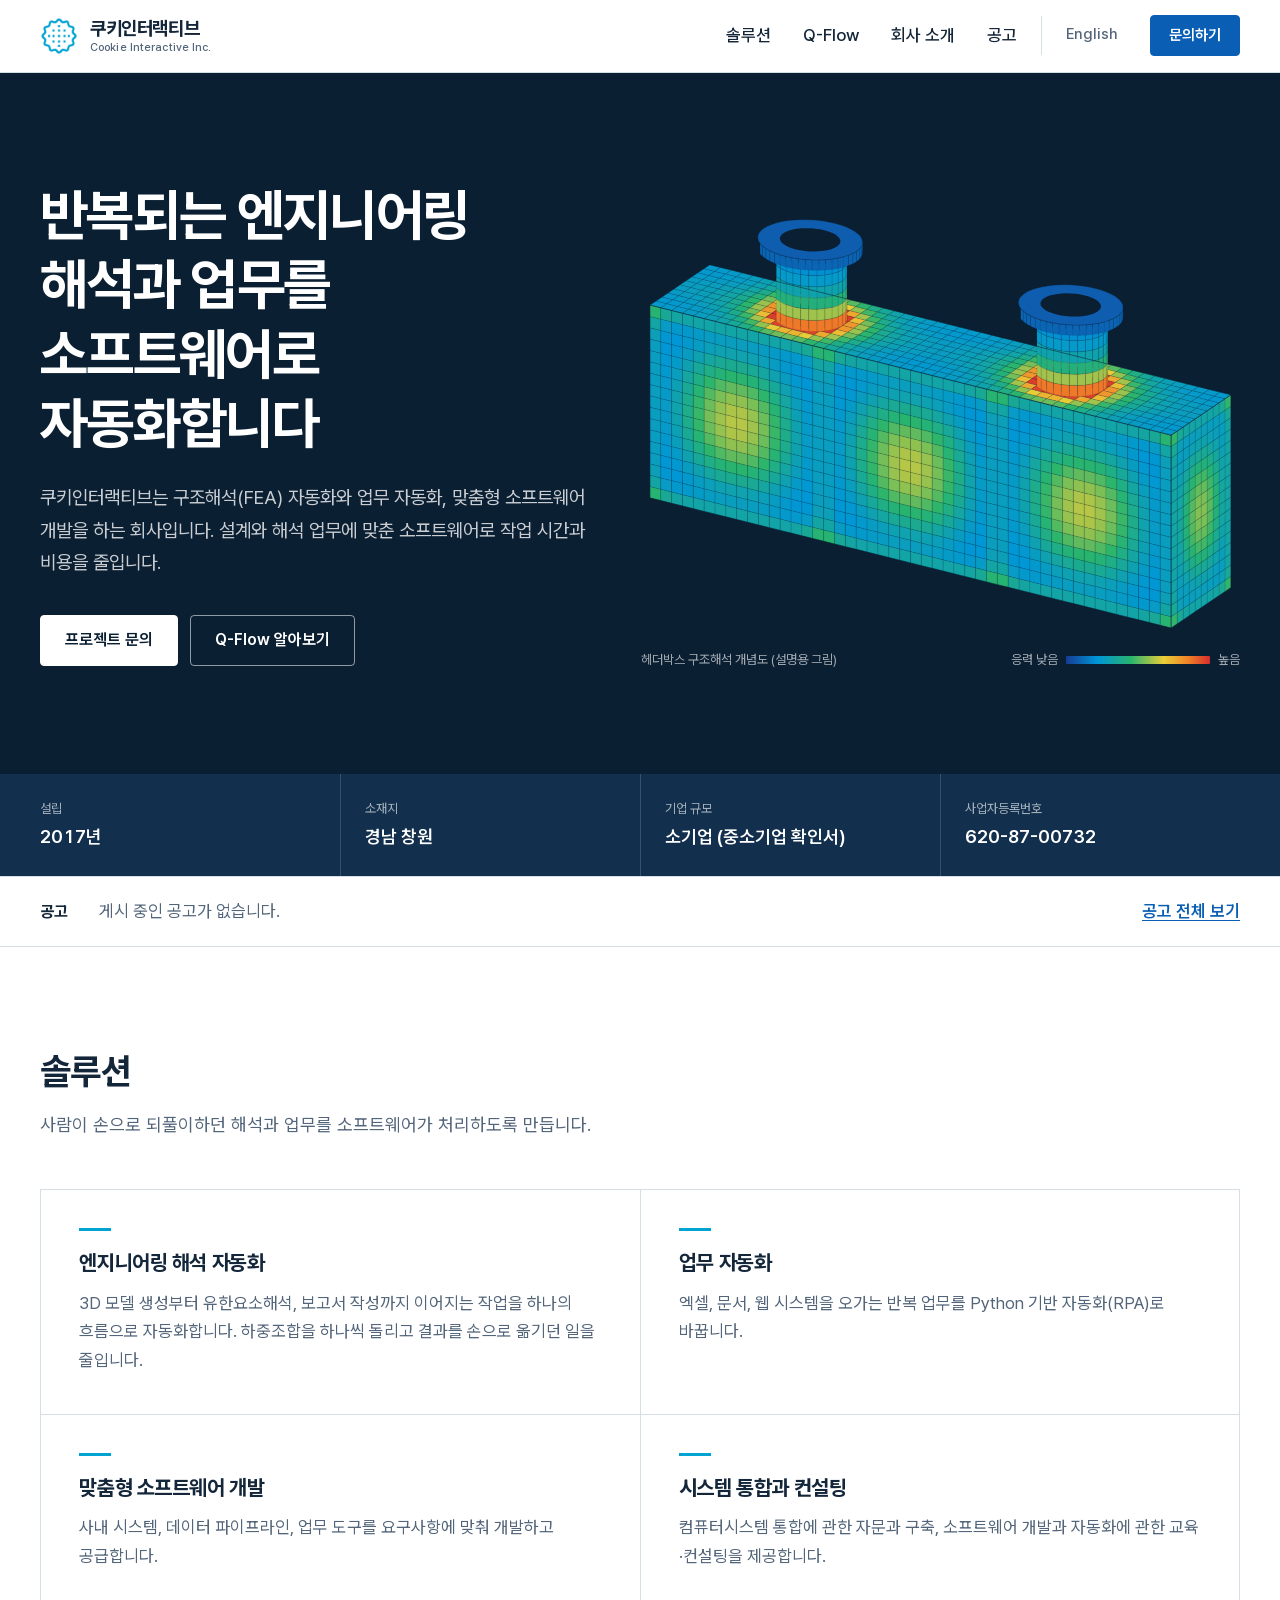
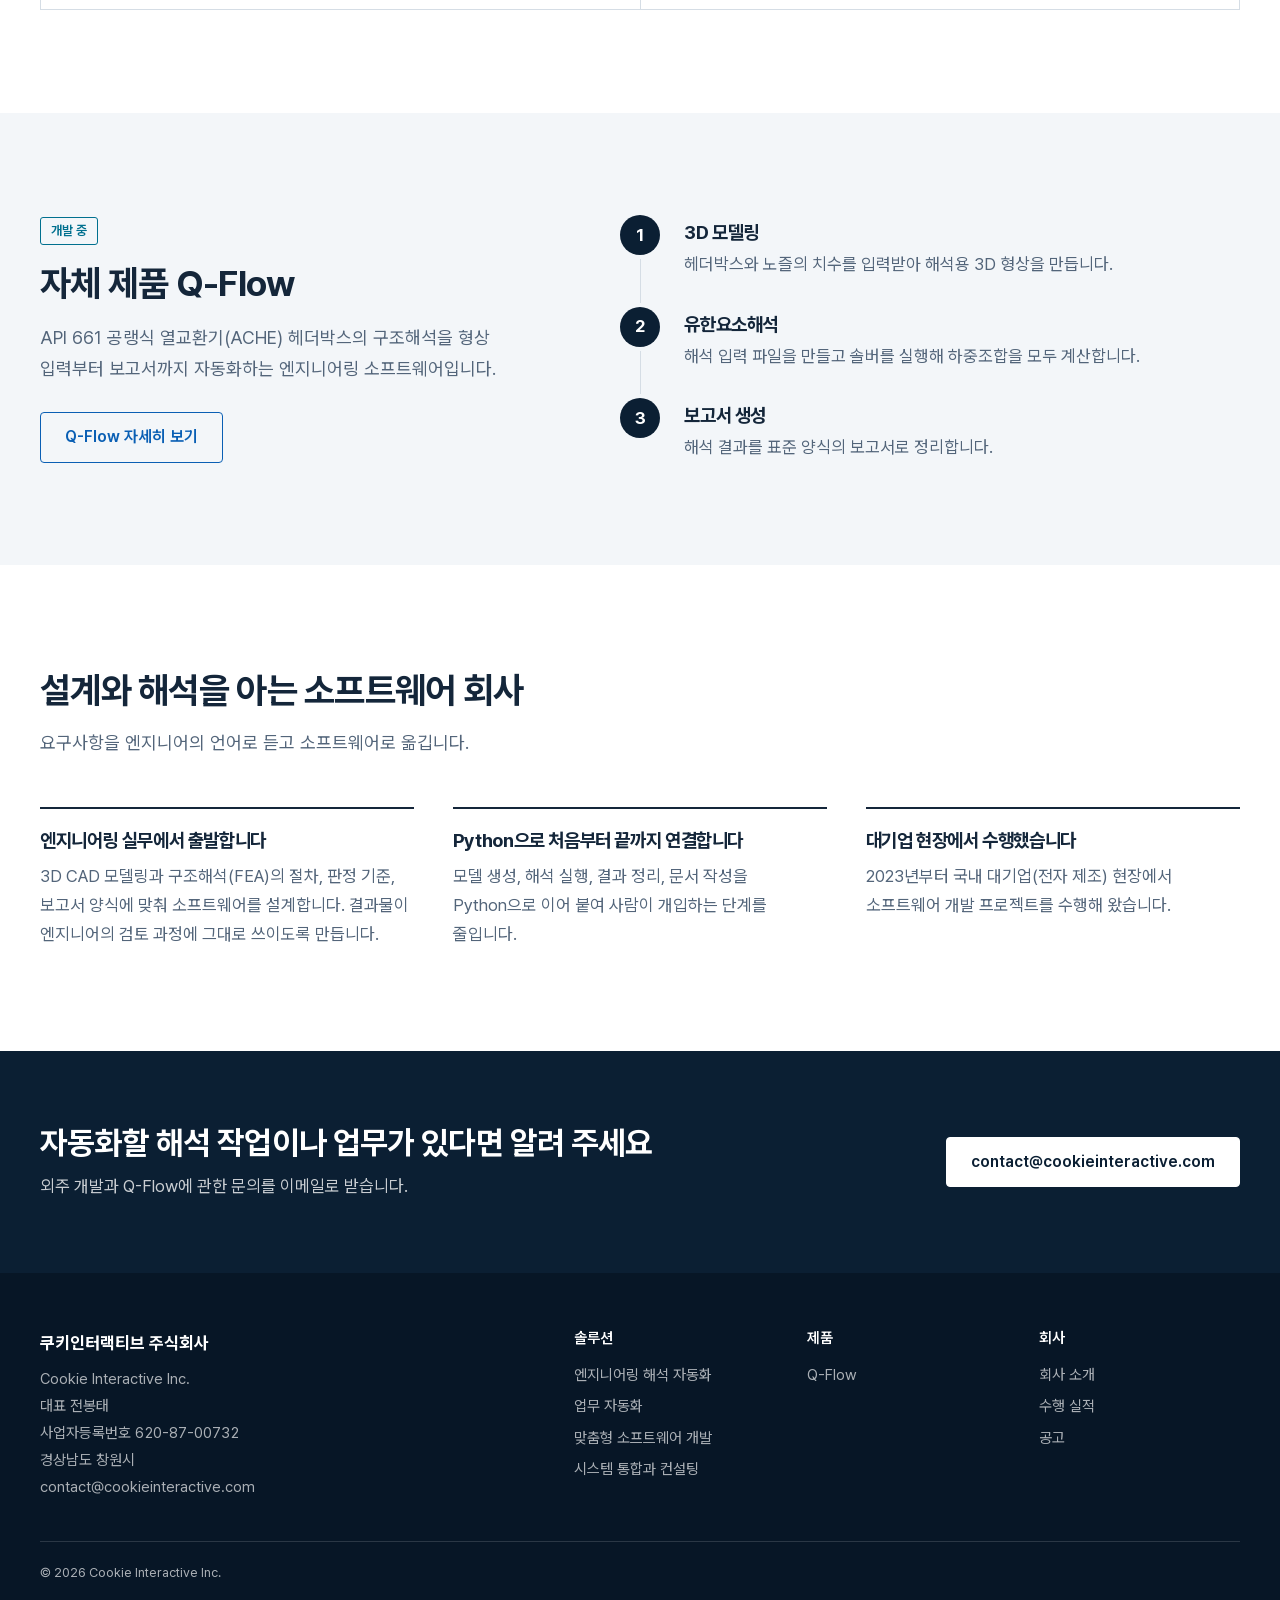
<file: docs/index.html>
<!doctype html>
<html lang="ko">
<head>
<meta charset="utf-8">
<meta name="viewport" content="width=device-width, initial-scale=1">
<title>쿠키인터랙티브 주식회사 | 엔지니어링 해석과 업무 자동화 소프트웨어</title>
<meta name="description" content="쿠키인터랙티브는 구조해석(FEA) 자동화와 업무 자동화, 맞춤형 소프트웨어 개발을 하는 경남 창원의 소프트웨어 회사입니다.">
<link rel="canonical" href="https://cookieinteractive.com/">
<link rel="alternate" hreflang="ko" href="https://cookieinteractive.com/">
<link rel="alternate" hreflang="en" href="https://cookieinteractive.com/en/">
<meta property="og:type" content="website">
<meta property="og:title" content="쿠키인터랙티브 주식회사 | 엔지니어링 해석과 업무 자동화 소프트웨어">
<meta property="og:description" content="쿠키인터랙티브는 구조해석(FEA) 자동화와 업무 자동화, 맞춤형 소프트웨어 개발을 하는 경남 창원의 소프트웨어 회사입니다.">
<meta property="og:url" content="https://cookieinteractive.com/">
<link rel="icon" type="image/png" href="assets/favicon.png">
<link rel="stylesheet" href="assets/fonts/pretendardvariable-dynamic-subset.css">
<link rel="stylesheet" href="assets/style.css">
</head>
<body>
<a class="skip" href="#main">본문으로 건너뛰기</a>

<header class="site-head">
  <div class="wrap">
    <a class="brand" href="./">
      <img src="assets/mark.png" alt="" width="38" height="38">
      <span>쿠키인터랙티브<small lang="en">Cookie Interactive Inc.</small></span>
    </a>
    <nav class="site-nav" aria-label="주 메뉴">
      <ul>
        <li><a href="#solutions">솔루션</a></li>
        <li><a href="q-flow/">Q-Flow</a></li>
        <li><a href="company/">회사 소개</a></li>
        <li><a href="notice/">공고</a></li>
        <li class="lang"><a href="en/" lang="en" hreflang="en">English</a></li>
        <li><a class="btn btn-primary" href="mailto:contact@cookieinteractive.com">문의하기</a></li>
      </ul>
    </nav>
  </div>
</header>

<main id="main">

  <section class="hero">
    <div class="wrap">
      <div>
        <h1>반복되는 엔지니어링 해석과 업무를 소프트웨어로 자동화합니다</h1>
        <p class="lead">쿠키인터랙티브는 구조해석(FEA) 자동화와 업무 자동화, 맞춤형 소프트웨어 개발을 하는 회사입니다. 설계와 해석 업무에 맞춘 소프트웨어로 작업 시간과 비용을 줄입니다.</p>
        <div class="actions">
          <a class="btn btn-light" href="mailto:contact@cookieinteractive.com">프로젝트 문의</a>
          <a class="btn btn-ghost" href="q-flow/">Q-Flow 알아보기</a>
        </div>
      </div>
      <figure class="figure">
        <img src="assets/headerbox-fea.svg" width="2676" height="2061" alt="노즐 두 개가 달린 헤더박스를 요소망으로 나누고 응력 크기를 색으로 나타낸 그림">
        <figcaption>
          <span>헤더박스 구조해석 개념도 (설명용 그림)</span>
          <span class="legend">응력 낮음 <i aria-hidden="true"></i> 높음</span>
        </figcaption>
      </figure>
    </div>
  </section>

  <section class="facts" aria-label="회사 기본 정보">
    <div class="wrap">
      <dl>
        <div><dt>설립</dt><dd>2017년</dd></div>
        <div><dt>소재지</dt><dd>경남 창원</dd></div>
        <div><dt>기업 규모</dt><dd>소기업 (중소기업 확인서)</dd></div>
        <div><dt>사업자등록번호</dt><dd>620-87-00732</dd></div>
      </dl>
    </div>
  </section>

  <section class="notice-strip" id="notice" aria-labelledby="notice-title">
    <div class="wrap">
      <h2 id="notice-title">공고</h2>
      <p>게시 중인 공고가 없습니다.</p>
      <a href="notice/">공고 전체 보기</a>
    </div>
  </section>

  <section class="band" id="solutions">
    <div class="wrap">
      <div class="band-head">
        <h2>솔루션</h2>
        <p>사람이 손으로 되풀이하던 해석과 업무를 소프트웨어가 처리하도록 만듭니다.</p>
      </div>
      <div class="grid-2">
        <article class="cell">
          <h3>엔지니어링 해석 자동화</h3>
          <p>3D 모델 생성부터 유한요소해석, 보고서 작성까지 이어지는 작업을 하나의 흐름으로 자동화합니다. 하중조합을 하나씩 돌리고 결과를 손으로 옮기던 일을 줄입니다.</p>
        </article>
        <article class="cell">
          <h3>업무 자동화</h3>
          <p>엑셀, 문서, 웹 시스템을 오가는 반복 업무를 Python 기반 자동화(RPA)로 바꿉니다.</p>
        </article>
        <article class="cell">
          <h3>맞춤형 소프트웨어 개발</h3>
          <p>사내 시스템, 데이터 파이프라인, 업무 도구를 요구사항에 맞춰 개발하고 공급합니다.</p>
        </article>
        <article class="cell">
          <h3>시스템 통합과 컨설팅</h3>
          <p>컴퓨터시스템 통합에 관한 자문과 구축, 소프트웨어 개발과 자동화에 관한 교육·컨설팅을 제공합니다.</p>
        </article>
      </div>
    </div>
  </section>

  <section class="band mist" id="q-flow">
    <div class="wrap split">
      <div>
        <p class="status-line"><span class="status">개발 중</span></p>
        <h2>자체 제품 Q-Flow</h2>
        <p class="lead">API 661 공랭식 열교환기(ACHE) 헤더박스의 구조해석을 형상 입력부터 보고서까지 자동화하는 엔지니어링 소프트웨어입니다.</p>
        <a class="btn btn-line" href="q-flow/">Q-Flow 자세히 보기</a>
      </div>
      <ol class="steps">
        <li>
          <h3>3D 모델링</h3>
          <p>헤더박스와 노즐의 치수를 입력받아 해석용 3D 형상을 만듭니다.</p>
        </li>
        <li>
          <h3>유한요소해석</h3>
          <p>해석 입력 파일을 만들고 솔버를 실행해 하중조합을 모두 계산합니다.</p>
        </li>
        <li>
          <h3>보고서 생성</h3>
          <p>해석 결과를 표준 양식의 보고서로 정리합니다.</p>
        </li>
      </ol>
    </div>
  </section>

  <section class="band" id="why">
    <div class="wrap">
      <div class="band-head">
        <h2>설계와 해석을 아는 소프트웨어 회사</h2>
        <p>요구사항을 엔지니어의 언어로 듣고 소프트웨어로 옮깁니다.</p>
      </div>
      <div class="grid-3">
        <div class="point">
          <h3>엔지니어링 실무에서 출발합니다</h3>
          <p>3D CAD 모델링과 구조해석(FEA)의 절차, 판정 기준, 보고서 양식에 맞춰 소프트웨어를 설계합니다. 결과물이 엔지니어의 검토 과정에 그대로 쓰이도록 만듭니다.</p>
        </div>
        <div class="point">
          <h3>Python으로 처음부터 끝까지 연결합니다</h3>
          <p>모델 생성, 해석 실행, 결과 정리, 문서 작성을 Python으로 이어 붙여 사람이 개입하는 단계를 줄입니다.</p>
        </div>
        <div class="point">
          <h3>대기업 현장에서 수행했습니다</h3>
          <p>2023년부터 국내 대기업(전자 제조) 현장에서 소프트웨어 개발 프로젝트를 수행해 왔습니다.</p>
        </div>
      </div>
    </div>
  </section>

  <section class="cta" aria-labelledby="cta-title">
    <div class="wrap">
      <div>
        <h2 id="cta-title">자동화할 해석 작업이나 업무가 있다면 알려 주세요</h2>
        <p>외주 개발과 Q-Flow에 관한 문의를 이메일로 받습니다.</p>
      </div>
      <a class="btn btn-light" href="mailto:contact@cookieinteractive.com">contact@cookieinteractive.com</a>
    </div>
  </section>

</main>

<footer class="site-foot">
  <div class="wrap">
    <div class="cols">
      <div class="who">
        <strong>쿠키인터랙티브 주식회사</strong>
        <p>
          <span lang="en">Cookie Interactive Inc.</span><br>
          대표 전봉태<br>
          사업자등록번호 620-87-00732<br>
          경상남도 창원시<br>
          <a href="mailto:contact@cookieinteractive.com">contact@cookieinteractive.com</a>
        </p>
      </div>
      <div>
        <h2>솔루션</h2>
        <ul>
          <li><a href="#solutions">엔지니어링 해석 자동화</a></li>
          <li><a href="#solutions">업무 자동화</a></li>
          <li><a href="#solutions">맞춤형 소프트웨어 개발</a></li>
          <li><a href="#solutions">시스템 통합과 컨설팅</a></li>
        </ul>
      </div>
      <div>
        <h2>제품</h2>
        <ul>
          <li><a href="q-flow/">Q-Flow</a></li>
        </ul>
      </div>
      <div>
        <h2>회사</h2>
        <ul>
          <li><a href="company/">회사 소개</a></li>
          <li><a href="company/#records">수행 실적</a></li>
          <li><a href="notice/">공고</a></li>
        </ul>
      </div>
    </div>
    <div class="legal">
      <p lang="en">© 2026 Cookie Interactive Inc.</p>
    </div>
  </div>
</footer>

</body>
</html>
</file>
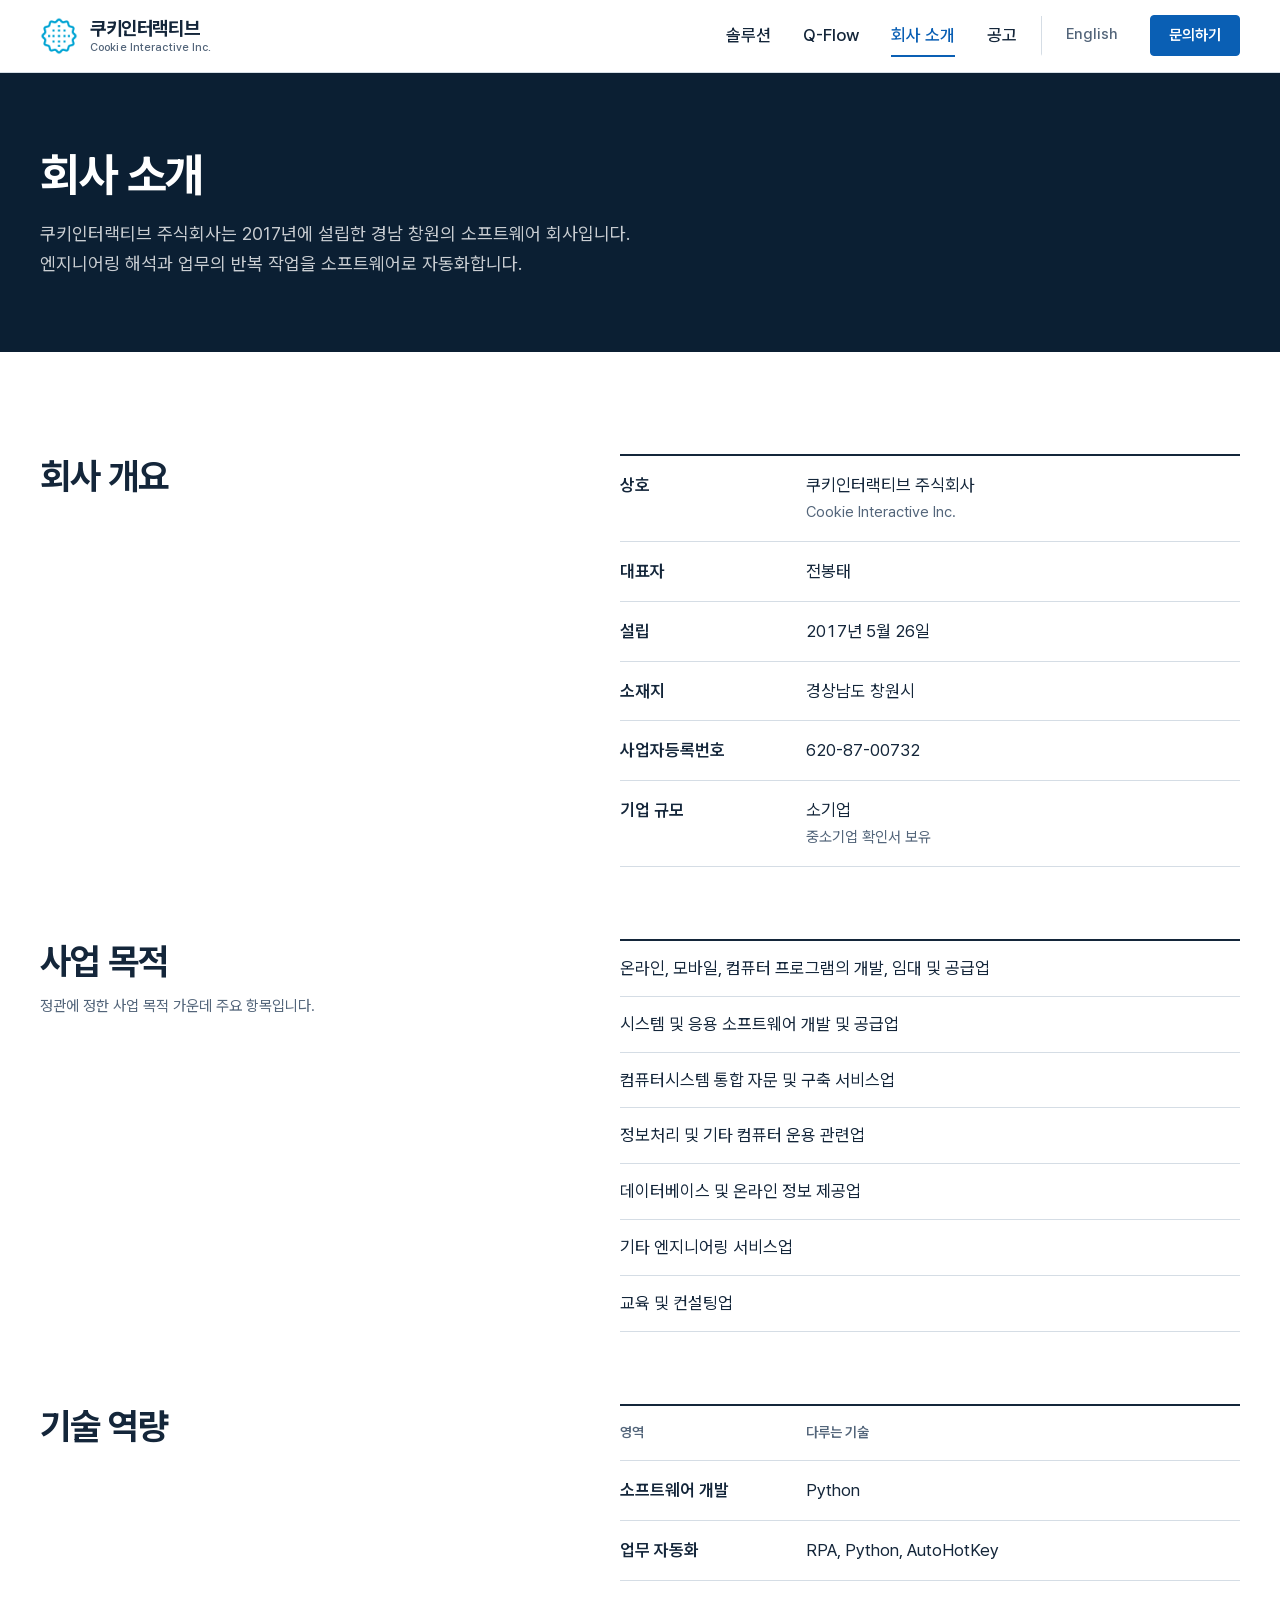
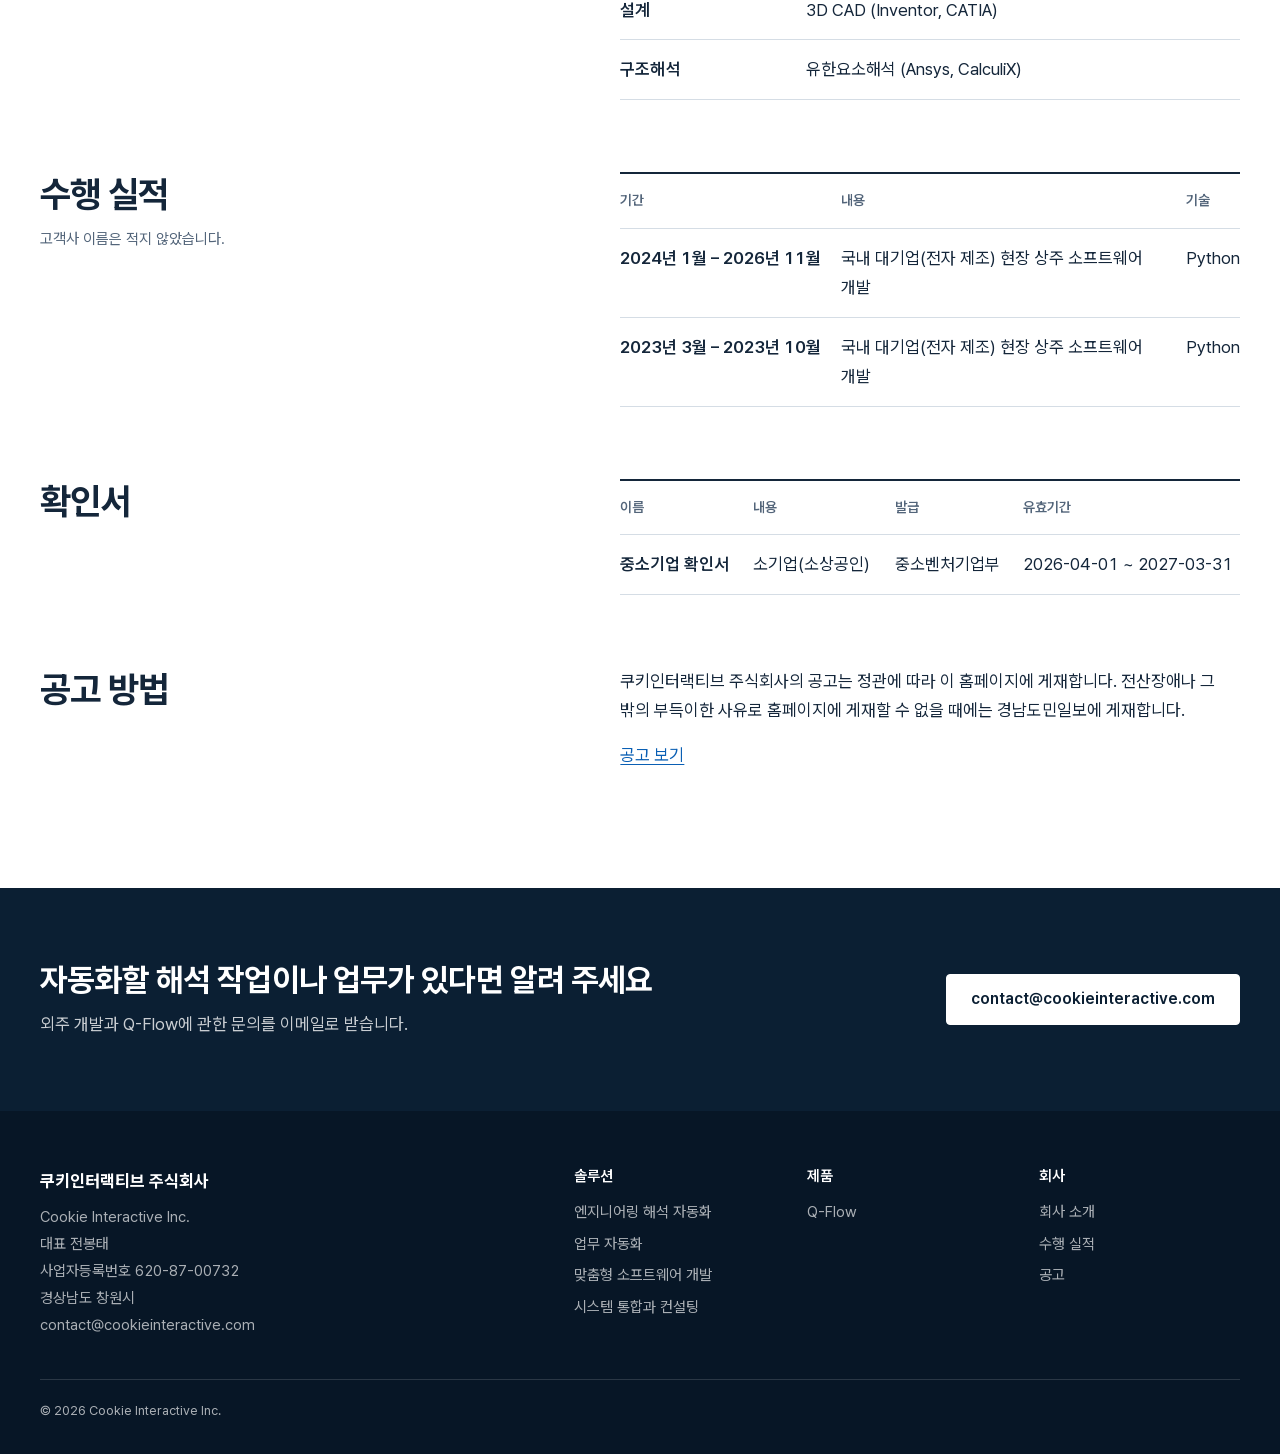
<file: docs/company/index.html>
<!doctype html>
<html lang="ko">
<head>
<meta charset="utf-8">
<meta name="viewport" content="width=device-width, initial-scale=1">
<title>회사 소개 | 쿠키인터랙티브 주식회사</title>
<meta name="description" content="쿠키인터랙티브 주식회사의 회사 개요, 사업 목적, 수행 실적, 확인서를 안내합니다.">
<link rel="canonical" href="https://cookieinteractive.com/company/">
<link rel="alternate" hreflang="ko" href="https://cookieinteractive.com/company/">
<link rel="alternate" hreflang="en" href="https://cookieinteractive.com/en/company/">
<meta property="og:type" content="website">
<meta property="og:title" content="회사 소개 | 쿠키인터랙티브 주식회사">
<meta property="og:description" content="쿠키인터랙티브 주식회사의 회사 개요, 사업 목적, 수행 실적, 확인서를 안내합니다.">
<meta property="og:url" content="https://cookieinteractive.com/company/">
<link rel="icon" type="image/png" href="../assets/favicon.png">
<link rel="stylesheet" href="../assets/fonts/pretendardvariable-dynamic-subset.css">
<link rel="stylesheet" href="../assets/style.css">
</head>
<body>
<a class="skip" href="#main">본문으로 건너뛰기</a>

<header class="site-head">
  <div class="wrap">
    <a class="brand" href="../">
      <img src="../assets/mark.png" alt="" width="38" height="38">
      <span>쿠키인터랙티브<small lang="en">Cookie Interactive Inc.</small></span>
    </a>
    <nav class="site-nav" aria-label="주 메뉴">
      <ul>
        <li><a href="../#solutions">솔루션</a></li>
        <li><a href="../q-flow/">Q-Flow</a></li>
        <li><a href="../company/" aria-current="page">회사 소개</a></li>
        <li><a href="../notice/">공고</a></li>
        <li class="lang"><a href="../en/company/" lang="en" hreflang="en">English</a></li>
        <li><a class="btn btn-primary" href="mailto:contact@cookieinteractive.com">문의하기</a></li>
      </ul>
    </nav>
  </div>
</header>

<main id="main">

  <section class="page-head">
    <div class="wrap">
      <h1>회사 소개</h1>
      <p>쿠키인터랙티브 주식회사는 2017년에 설립한 경남 창원의 소프트웨어 회사입니다. 엔지니어링 해석과 업무의 반복 작업을 소프트웨어로 자동화합니다.</p>
    </div>
  </section>

  <section class="band">
    <div class="wrap stack">

      <div class="split" id="profile">
        <h2 class="section-title">회사 개요</h2>
        <table class="table">
          <tbody>
            <tr><th scope="row">상호</th><td>쿠키인터랙티브 주식회사<span class="sub" lang="en">Cookie Interactive Inc.</span></td></tr>
            <tr><th scope="row">대표자</th><td>전봉태</td></tr>
            <tr><th scope="row">설립</th><td>2017년 5월 26일</td></tr>
            <tr><th scope="row">소재지</th><td>경상남도 창원시</td></tr>
            <tr><th scope="row">사업자등록번호</th><td>620-87-00732</td></tr>
            <tr><th scope="row">기업 규모</th><td>소기업<span class="sub">중소기업 확인서 보유</span></td></tr>
          </tbody>
        </table>
      </div>

      <div class="split" id="business">
        <div>
          <h2 class="section-title">사업 목적</h2>
          <p class="note tight">정관에 정한 사업 목적 가운데 주요 항목입니다.</p>
        </div>
        <ul class="plain-list">
          <li>온라인, 모바일, 컴퓨터 프로그램의 개발, 임대 및 공급업</li>
          <li>시스템 및 응용 소프트웨어 개발 및 공급업</li>
          <li>컴퓨터시스템 통합 자문 및 구축 서비스업</li>
          <li>정보처리 및 기타 컴퓨터 운용 관련업</li>
          <li>데이터베이스 및 온라인 정보 제공업</li>
          <li>기타 엔지니어링 서비스업</li>
          <li>교육 및 컨설팅업</li>
        </ul>
      </div>

      <div class="split" id="capabilities">
        <h2 class="section-title">기술 역량</h2>
        <table class="table">
          <thead>
            <tr><th scope="col">영역</th><th scope="col">다루는 기술</th></tr>
          </thead>
          <tbody>
            <tr><th scope="row">소프트웨어 개발</th><td>Python</td></tr>
            <tr><th scope="row">업무 자동화</th><td>RPA, Python, AutoHotKey</td></tr>
            <tr><th scope="row">설계</th><td>3D CAD (Inventor, CATIA)</td></tr>
            <tr><th scope="row">구조해석</th><td>유한요소해석 (Ansys, CalculiX)</td></tr>
          </tbody>
        </table>
      </div>

      <div class="split" id="records">
        <div>
          <h2 class="section-title">수행 실적</h2>
          <p class="note tight">고객사 이름은 적지 않았습니다.</p>
        </div>
        <table class="table wide">
          <thead>
            <tr><th scope="col">기간</th><th scope="col">내용</th><th scope="col">기술</th></tr>
          </thead>
          <tbody>
            <tr><th scope="row">2024년 1월 – 2026년 11월</th><td>국내 대기업(전자 제조) 현장 상주 소프트웨어 개발</td><td>Python</td></tr>
            <tr><th scope="row">2023년 3월 – 2023년 10월</th><td>국내 대기업(전자 제조) 현장 상주 소프트웨어 개발</td><td>Python</td></tr>
          </tbody>
        </table>
      </div>

      <div class="split" id="certificates">
        <h2 class="section-title">확인서</h2>
        <table class="table wide">
          <thead>
            <tr><th scope="col">이름</th><th scope="col">내용</th><th scope="col">발급</th><th scope="col">유효기간</th></tr>
          </thead>
          <tbody>
            <tr><th scope="row">중소기업 확인서</th><td>소기업(소상공인)</td><td>중소벤처기업부</td><td class="nowrap">2026-04-01 ~ 2027-03-31</td></tr>
          </tbody>
        </table>
      </div>

      <div class="split" id="notice-method">
        <h2 class="section-title">공고 방법</h2>
        <div class="prose">
          <p>쿠키인터랙티브 주식회사의 공고는 정관에 따라 이 홈페이지에 게재합니다. 전산장애나 그 밖의 부득이한 사유로 홈페이지에 게재할 수 없을 때에는 경남도민일보에 게재합니다.</p>
          <p><a href="../notice/">공고 보기</a></p>
        </div>
      </div>

    </div>
  </section>

  <section class="cta" aria-labelledby="cta-title">
    <div class="wrap">
      <div>
        <h2 id="cta-title">자동화할 해석 작업이나 업무가 있다면 알려 주세요</h2>
        <p>외주 개발과 Q-Flow에 관한 문의를 이메일로 받습니다.</p>
      </div>
      <a class="btn btn-light" href="mailto:contact@cookieinteractive.com">contact@cookieinteractive.com</a>
    </div>
  </section>

</main>

<footer class="site-foot">
  <div class="wrap">
    <div class="cols">
      <div class="who">
        <strong>쿠키인터랙티브 주식회사</strong>
        <p>
          <span lang="en">Cookie Interactive Inc.</span><br>
          대표 전봉태<br>
          사업자등록번호 620-87-00732<br>
          경상남도 창원시<br>
          <a href="mailto:contact@cookieinteractive.com">contact@cookieinteractive.com</a>
        </p>
      </div>
      <div>
        <h2>솔루션</h2>
        <ul>
          <li><a href="../#solutions">엔지니어링 해석 자동화</a></li>
          <li><a href="../#solutions">업무 자동화</a></li>
          <li><a href="../#solutions">맞춤형 소프트웨어 개발</a></li>
          <li><a href="../#solutions">시스템 통합과 컨설팅</a></li>
        </ul>
      </div>
      <div>
        <h2>제품</h2>
        <ul>
          <li><a href="../q-flow/">Q-Flow</a></li>
        </ul>
      </div>
      <div>
        <h2>회사</h2>
        <ul>
          <li><a href="../company/">회사 소개</a></li>
          <li><a href="../company/#records">수행 실적</a></li>
          <li><a href="../notice/">공고</a></li>
        </ul>
      </div>
    </div>
    <div class="legal">
      <p lang="en">© 2026 Cookie Interactive Inc.</p>
    </div>
  </div>
</footer>

</body>
</html>
</file>
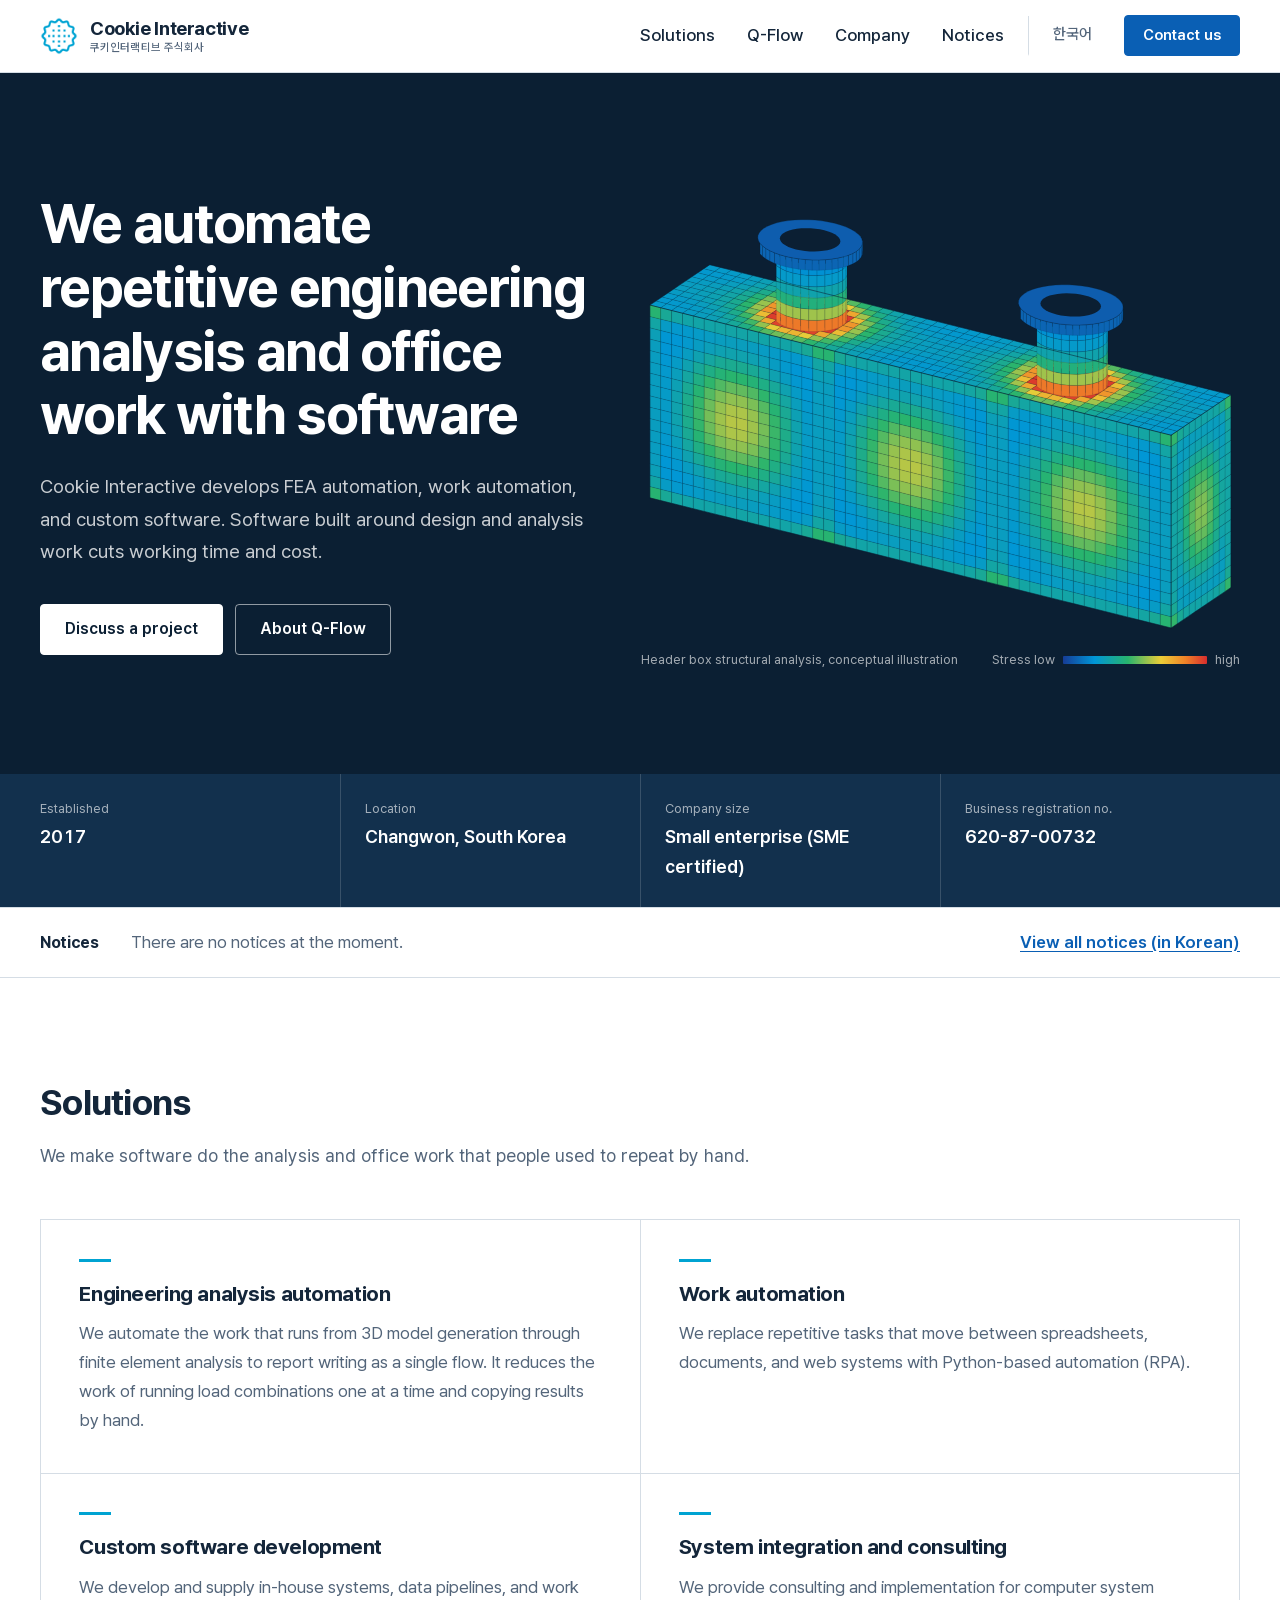
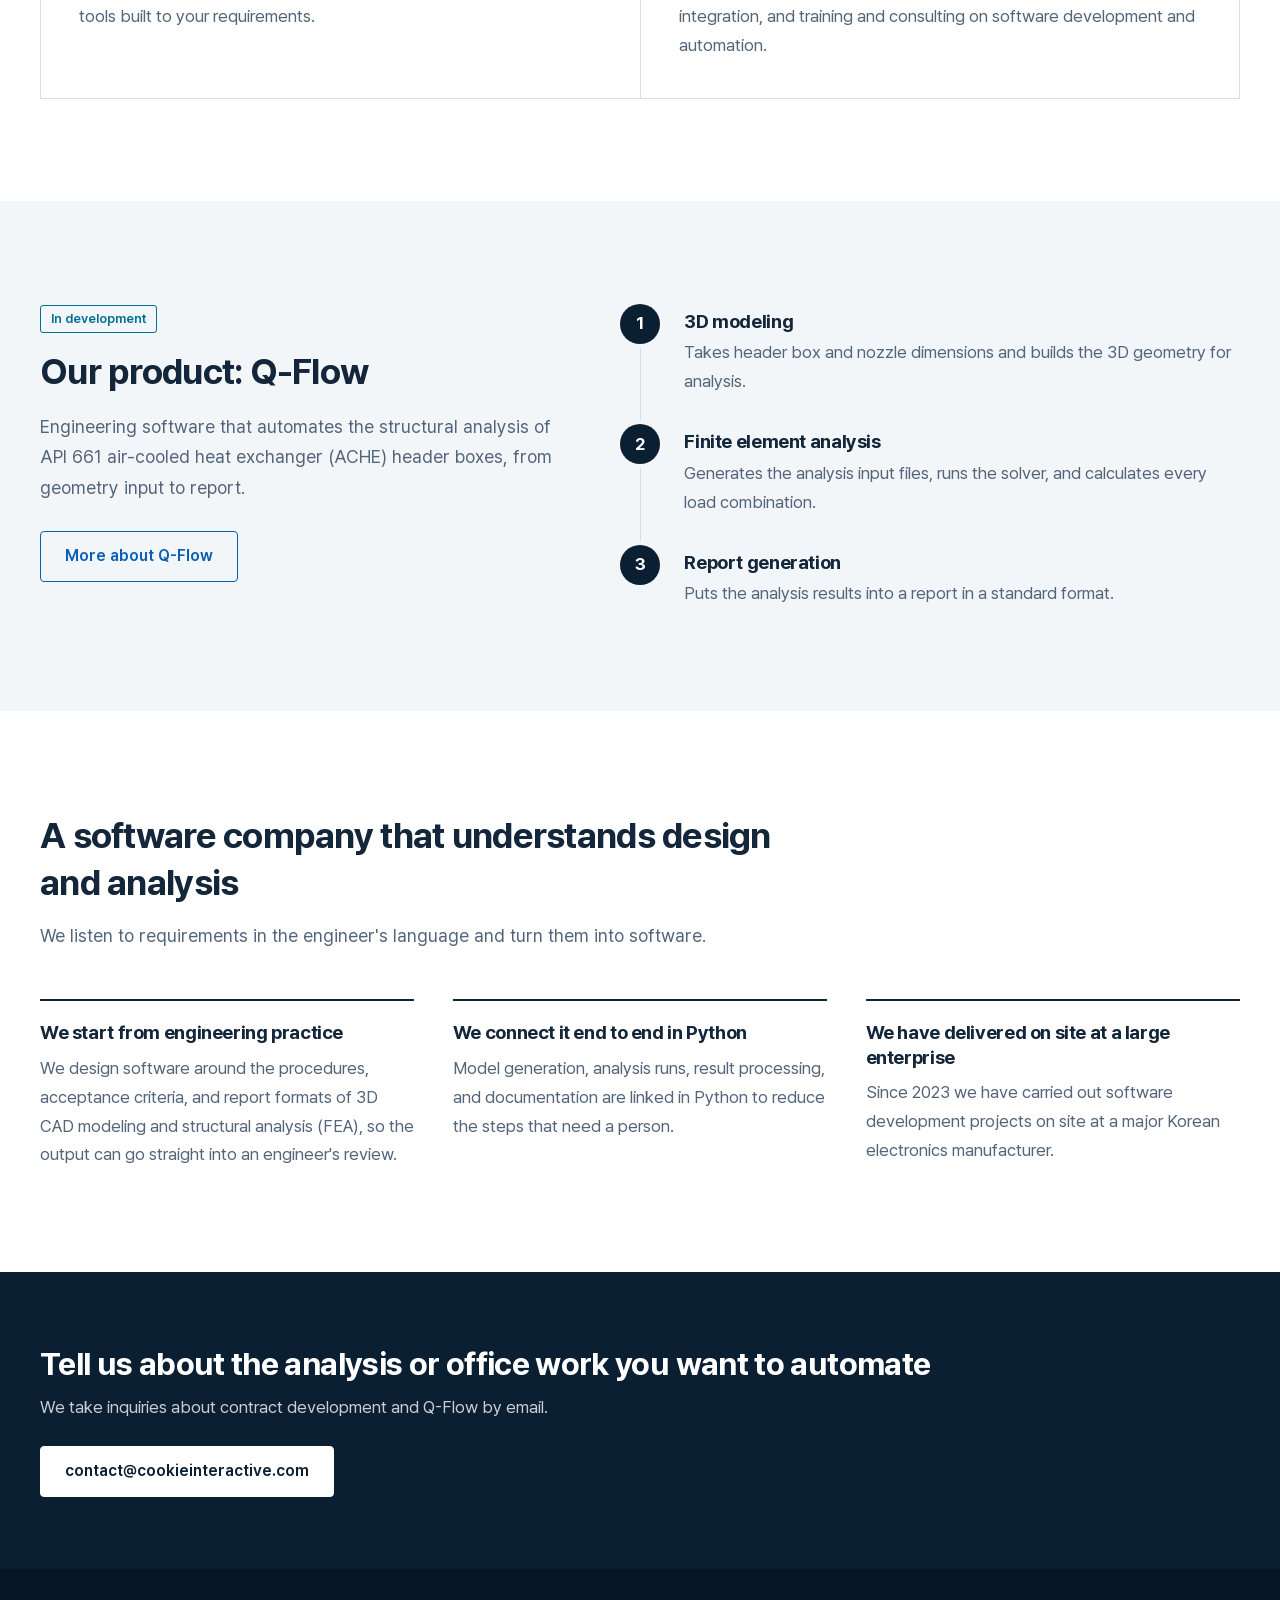
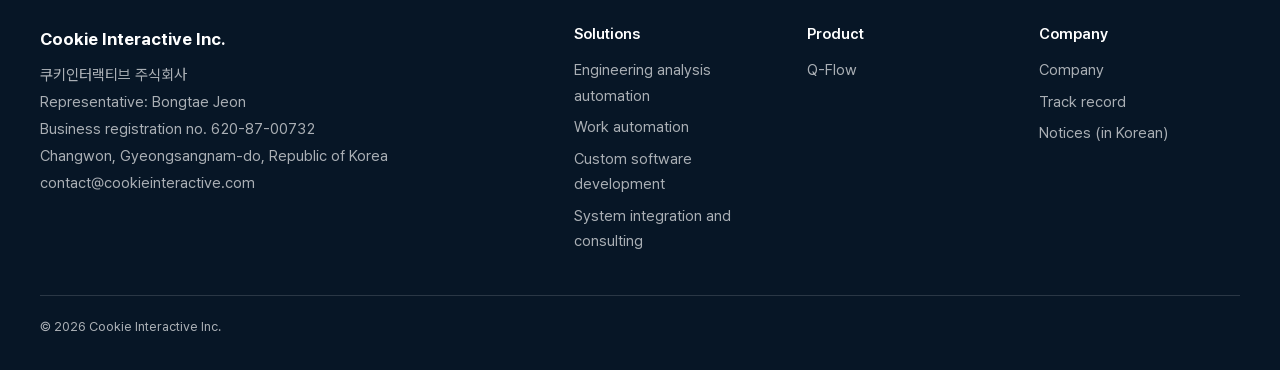
<file: docs/en/index.html>
<!doctype html>
<html lang="en">
<head>
<meta charset="utf-8">
<meta name="viewport" content="width=device-width, initial-scale=1">
<title>Cookie Interactive Inc. | Software for engineering analysis and work automation</title>
<meta name="description" content="Cookie Interactive is a software company in Changwon, South Korea that develops FEA automation, work automation, and custom software.">
<link rel="canonical" href="https://cookieinteractive.com/en/">
<link rel="alternate" hreflang="ko" href="https://cookieinteractive.com/">
<link rel="alternate" hreflang="en" href="https://cookieinteractive.com/en/">
<meta property="og:type" content="website">
<meta property="og:title" content="Cookie Interactive Inc. | Software for engineering analysis and work automation">
<meta property="og:description" content="Cookie Interactive is a software company in Changwon, South Korea that develops FEA automation, work automation, and custom software.">
<meta property="og:url" content="https://cookieinteractive.com/en/">
<link rel="icon" type="image/png" href="../assets/favicon.png">
<link rel="stylesheet" href="../assets/fonts/pretendardvariable-dynamic-subset.css">
<link rel="stylesheet" href="../assets/style.css">
</head>
<body>
<a class="skip" href="#main">Skip to content</a>

<header class="site-head">
  <div class="wrap">
    <a class="brand" href="../en/">
      <img src="../assets/mark.png" alt="" width="38" height="38">
      <span>Cookie Interactive<small lang="ko">쿠키인터랙티브 주식회사</small></span>
    </a>
    <nav class="site-nav" aria-label="Main">
      <ul>
        <li><a href="../en/#solutions">Solutions</a></li>
        <li><a href="../en/q-flow/">Q-Flow</a></li>
        <li><a href="../en/company/">Company</a></li>
        <li><a href="../notice/" hreflang="ko">Notices</a></li>
        <li class="lang"><a href="../" lang="ko" hreflang="ko">한국어</a></li>
        <li><a class="btn btn-primary" href="mailto:contact@cookieinteractive.com">Contact us</a></li>
      </ul>
    </nav>
  </div>
</header>

<main id="main">

  <section class="hero">
    <div class="wrap">
      <div>
        <h1>We automate repetitive engineering analysis and office work with software</h1>
        <p class="lead">Cookie Interactive develops FEA automation, work automation, and custom software. Software built around design and analysis work cuts working time and cost.</p>
        <div class="actions">
          <a class="btn btn-light" href="mailto:contact@cookieinteractive.com">Discuss a project</a>
          <a class="btn btn-ghost" href="q-flow/">About Q-Flow</a>
        </div>
      </div>
      <figure class="figure">
        <img src="../assets/headerbox-fea.svg" width="2676" height="2061" alt="A header box with two nozzles divided into a mesh, with stress levels shown in color">
        <figcaption>
          <span>Header box structural analysis, conceptual illustration</span>
          <span class="legend">Stress low <i aria-hidden="true"></i> high</span>
        </figcaption>
      </figure>
    </div>
  </section>

  <section class="facts" aria-label="Company facts">
    <div class="wrap">
      <dl>
        <div><dt>Established</dt><dd>2017</dd></div>
        <div><dt>Location</dt><dd>Changwon, South Korea</dd></div>
        <div><dt>Company size</dt><dd>Small enterprise (SME certified)</dd></div>
        <div><dt>Business registration no.</dt><dd>620-87-00732</dd></div>
      </dl>
    </div>
  </section>

  <section class="notice-strip" id="notice" aria-labelledby="notice-title">
    <div class="wrap">
      <h2 id="notice-title">Notices</h2>
      <p>There are no notices at the moment.</p>
      <a href="../notice/" hreflang="ko">View all notices (in Korean)</a>
    </div>
  </section>

  <section class="band" id="solutions">
    <div class="wrap">
      <div class="band-head">
        <h2>Solutions</h2>
        <p>We make software do the analysis and office work that people used to repeat by hand.</p>
      </div>
      <div class="grid-2">
        <article class="cell">
          <h3>Engineering analysis automation</h3>
          <p>We automate the work that runs from 3D model generation through finite element analysis to report writing as a single flow. It reduces the work of running load combinations one at a time and copying results by hand.</p>
        </article>
        <article class="cell">
          <h3>Work automation</h3>
          <p>We replace repetitive tasks that move between spreadsheets, documents, and web systems with Python-based automation (RPA).</p>
        </article>
        <article class="cell">
          <h3>Custom software development</h3>
          <p>We develop and supply in-house systems, data pipelines, and work tools built to your requirements.</p>
        </article>
        <article class="cell">
          <h3>System integration and consulting</h3>
          <p>We provide consulting and implementation for computer system integration, and training and consulting on software development and automation.</p>
        </article>
      </div>
    </div>
  </section>

  <section class="band mist" id="q-flow">
    <div class="wrap split">
      <div>
        <p class="status-line"><span class="status">In development</span></p>
        <h2>Our product: Q-Flow</h2>
        <p class="lead">Engineering software that automates the structural analysis of API 661 air-cooled heat exchanger (ACHE) header boxes, from geometry input to report.</p>
        <a class="btn btn-line" href="q-flow/">More about Q-Flow</a>
      </div>
      <ol class="steps">
        <li>
          <h3>3D modeling</h3>
          <p>Takes header box and nozzle dimensions and builds the 3D geometry for analysis.</p>
        </li>
        <li>
          <h3>Finite element analysis</h3>
          <p>Generates the analysis input files, runs the solver, and calculates every load combination.</p>
        </li>
        <li>
          <h3>Report generation</h3>
          <p>Puts the analysis results into a report in a standard format.</p>
        </li>
      </ol>
    </div>
  </section>

  <section class="band" id="why">
    <div class="wrap">
      <div class="band-head">
        <h2>A software company that understands design and analysis</h2>
        <p>We listen to requirements in the engineer's language and turn them into software.</p>
      </div>
      <div class="grid-3">
        <div class="point">
          <h3>We start from engineering practice</h3>
          <p>We design software around the procedures, acceptance criteria, and report formats of 3D CAD modeling and structural analysis (FEA), so the output can go straight into an engineer's review.</p>
        </div>
        <div class="point">
          <h3>We connect it end to end in Python</h3>
          <p>Model generation, analysis runs, result processing, and documentation are linked in Python to reduce the steps that need a person.</p>
        </div>
        <div class="point">
          <h3>We have delivered on site at a large enterprise</h3>
          <p>Since 2023 we have carried out software development projects on site at a major Korean electronics manufacturer.</p>
        </div>
      </div>
    </div>
  </section>

  <section class="cta" aria-labelledby="cta-title">
    <div class="wrap">
      <div>
        <h2 id="cta-title">Tell us about the analysis or office work you want to automate</h2>
        <p>We take inquiries about contract development and Q-Flow by email.</p>
      </div>
      <a class="btn btn-light" href="mailto:contact@cookieinteractive.com">contact@cookieinteractive.com</a>
    </div>
  </section>

</main>

<footer class="site-foot">
  <div class="wrap">
    <div class="cols">
      <div class="who">
        <strong>Cookie Interactive Inc.</strong>
        <p>
          <span lang="ko">쿠키인터랙티브 주식회사</span><br>
          Representative: Bongtae Jeon<br>
          Business registration no. 620-87-00732<br>
          Changwon, Gyeongsangnam-do, Republic of Korea<br>
          <a href="mailto:contact@cookieinteractive.com">contact@cookieinteractive.com</a>
        </p>
      </div>
      <div>
        <h2>Solutions</h2>
        <ul>
          <li><a href="../en/#solutions">Engineering analysis automation</a></li>
          <li><a href="../en/#solutions">Work automation</a></li>
          <li><a href="../en/#solutions">Custom software development</a></li>
          <li><a href="../en/#solutions">System integration and consulting</a></li>
        </ul>
      </div>
      <div>
        <h2>Product</h2>
        <ul>
          <li><a href="../en/q-flow/">Q-Flow</a></li>
        </ul>
      </div>
      <div>
        <h2>Company</h2>
        <ul>
          <li><a href="../en/company/">Company</a></li>
          <li><a href="../en/company/#records">Track record</a></li>
          <li><a href="../notice/">Notices (in Korean)</a></li>
        </ul>
      </div>
    </div>
    <div class="legal">
      <p lang="en">© 2026 Cookie Interactive Inc.</p>
    </div>
  </div>
</footer>

</body>
</html>
</file>
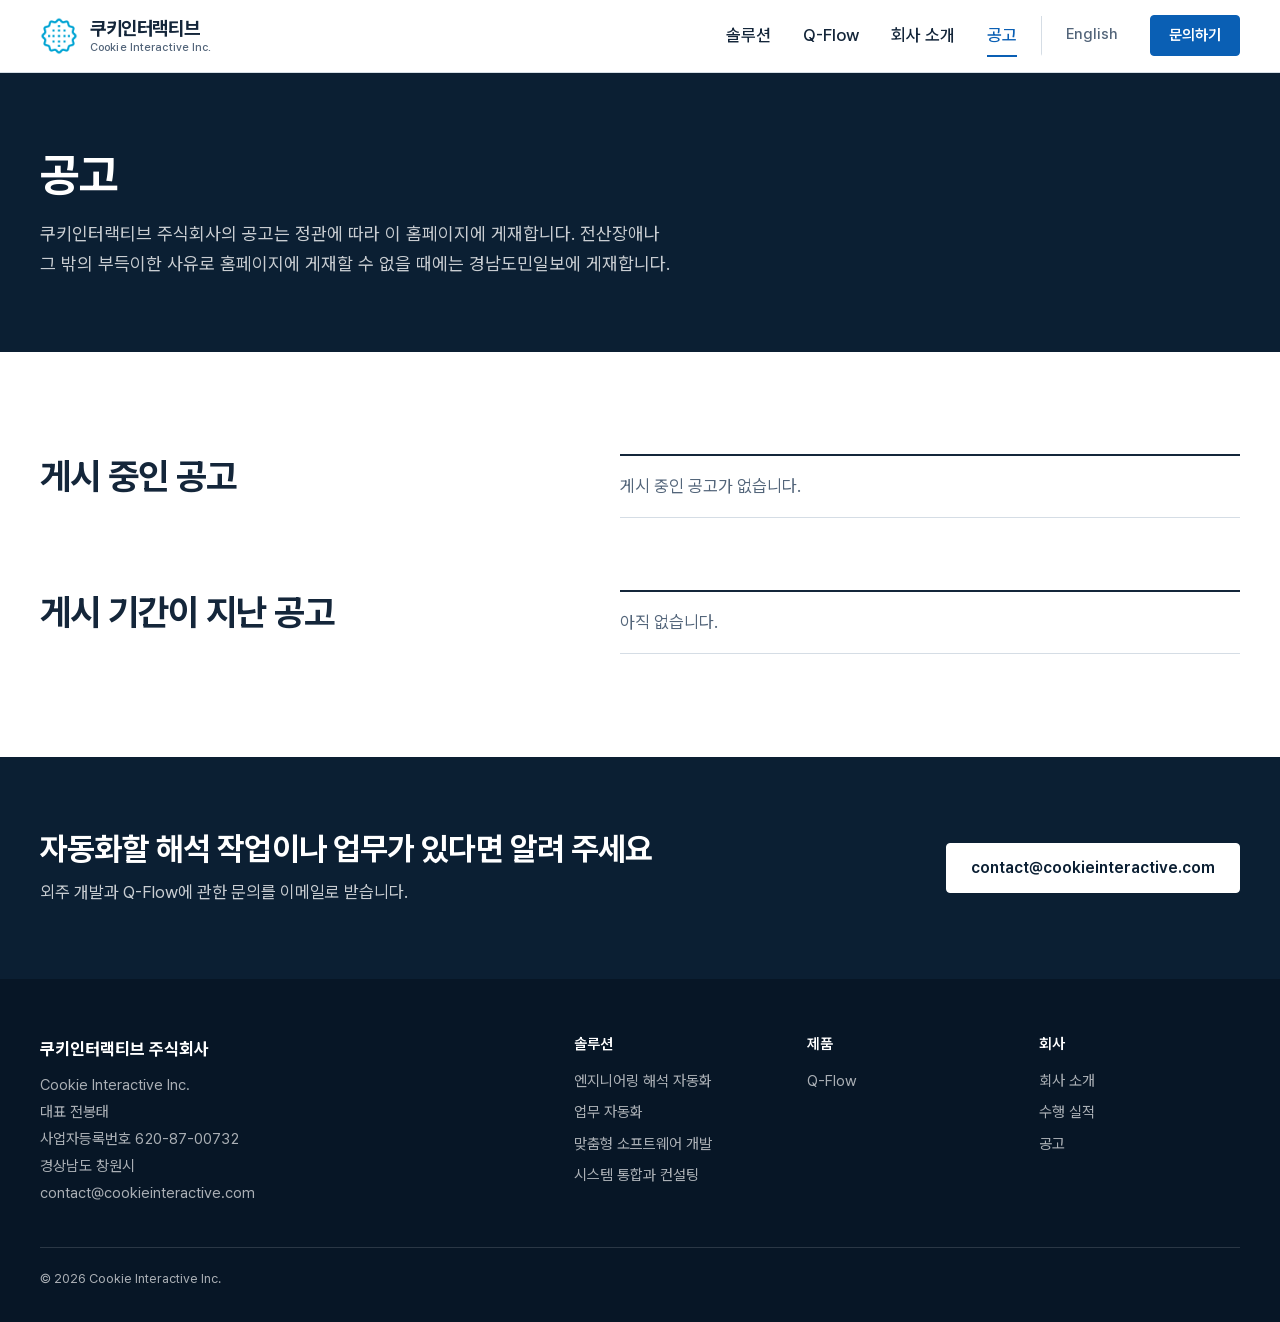
<file: docs/notice/index.html>
<!doctype html>
<html lang="ko">
<head>
<meta charset="utf-8">
<meta name="viewport" content="width=device-width, initial-scale=1">
<title>공고 | 쿠키인터랙티브 주식회사</title>
<meta name="description" content="쿠키인터랙티브 주식회사의 공고를 게재하는 곳입니다.">
<link rel="canonical" href="https://cookieinteractive.com/notice/">
<meta property="og:type" content="website">
<meta property="og:title" content="공고 | 쿠키인터랙티브 주식회사">
<meta property="og:description" content="쿠키인터랙티브 주식회사의 공고를 게재하는 곳입니다.">
<meta property="og:url" content="https://cookieinteractive.com/notice/">
<link rel="icon" type="image/png" href="../assets/favicon.png">
<link rel="stylesheet" href="../assets/fonts/pretendardvariable-dynamic-subset.css">
<link rel="stylesheet" href="../assets/style.css">
</head>
<body>
<a class="skip" href="#main">본문으로 건너뛰기</a>

<header class="site-head">
  <div class="wrap">
    <a class="brand" href="../">
      <img src="../assets/mark.png" alt="" width="38" height="38">
      <span>쿠키인터랙티브<small lang="en">Cookie Interactive Inc.</small></span>
    </a>
    <nav class="site-nav" aria-label="주 메뉴">
      <ul>
        <li><a href="../#solutions">솔루션</a></li>
        <li><a href="../q-flow/">Q-Flow</a></li>
        <li><a href="../company/">회사 소개</a></li>
        <li><a href="../notice/" aria-current="page">공고</a></li>
        <li class="lang"><a href="../en/" lang="en" hreflang="en">English</a></li>
        <li><a class="btn btn-primary" href="mailto:contact@cookieinteractive.com">문의하기</a></li>
      </ul>
    </nav>
  </div>
</header>

<main id="main">

  <section class="page-head">
    <div class="wrap">
      <h1>공고</h1>
      <p>쿠키인터랙티브 주식회사의 공고는 정관에 따라 이 홈페이지에 게재합니다. 전산장애나 그 밖의 부득이한 사유로 홈페이지에 게재할 수 없을 때에는 경남도민일보에 게재합니다.</p>
    </div>
  </section>

  <section class="band">
    <div class="wrap stack">

      <div class="split">
        <h2 class="section-title">게시 중인 공고</h2>
        <ul class="notice-list">
          <li><span class="empty">게시 중인 공고가 없습니다.</span></li>
          <!--
            공고를 올릴 때: 위의 "게시 중인 공고가 없습니다" 줄을 지우고 아래 형식으로 한 줄씩 추가합니다.
            최신 공고를 맨 위에 둡니다. 첫 화면(index.html)과 영문 첫 화면(en/index.html)의 공고 줄도 함께 고칩니다.

            <li>
              <a href="2026-12-01-notice.html">공고 제목</a>
              <time datetime="2026-12-01">2026-12-01 게시</time>
            </li>
          -->
        </ul>
      </div>

      <div class="split">
        <h2 class="section-title">게시 기간이 지난 공고</h2>
        <ul class="notice-list">
          <li><span class="empty">아직 없습니다.</span></li>
        </ul>
      </div>

    </div>
  </section>

  <section class="cta" aria-labelledby="cta-title">
    <div class="wrap">
      <div>
        <h2 id="cta-title">자동화할 해석 작업이나 업무가 있다면 알려 주세요</h2>
        <p>외주 개발과 Q-Flow에 관한 문의를 이메일로 받습니다.</p>
      </div>
      <a class="btn btn-light" href="mailto:contact@cookieinteractive.com">contact@cookieinteractive.com</a>
    </div>
  </section>

</main>

<footer class="site-foot">
  <div class="wrap">
    <div class="cols">
      <div class="who">
        <strong>쿠키인터랙티브 주식회사</strong>
        <p>
          <span lang="en">Cookie Interactive Inc.</span><br>
          대표 전봉태<br>
          사업자등록번호 620-87-00732<br>
          경상남도 창원시<br>
          <a href="mailto:contact@cookieinteractive.com">contact@cookieinteractive.com</a>
        </p>
      </div>
      <div>
        <h2>솔루션</h2>
        <ul>
          <li><a href="../#solutions">엔지니어링 해석 자동화</a></li>
          <li><a href="../#solutions">업무 자동화</a></li>
          <li><a href="../#solutions">맞춤형 소프트웨어 개발</a></li>
          <li><a href="../#solutions">시스템 통합과 컨설팅</a></li>
        </ul>
      </div>
      <div>
        <h2>제품</h2>
        <ul>
          <li><a href="../q-flow/">Q-Flow</a></li>
        </ul>
      </div>
      <div>
        <h2>회사</h2>
        <ul>
          <li><a href="../company/">회사 소개</a></li>
          <li><a href="../company/#records">수행 실적</a></li>
          <li><a href="../notice/">공고</a></li>
        </ul>
      </div>
    </div>
    <div class="legal">
      <p lang="en">© 2026 Cookie Interactive Inc.</p>
    </div>
  </div>
</footer>

</body>
</html>
</file>
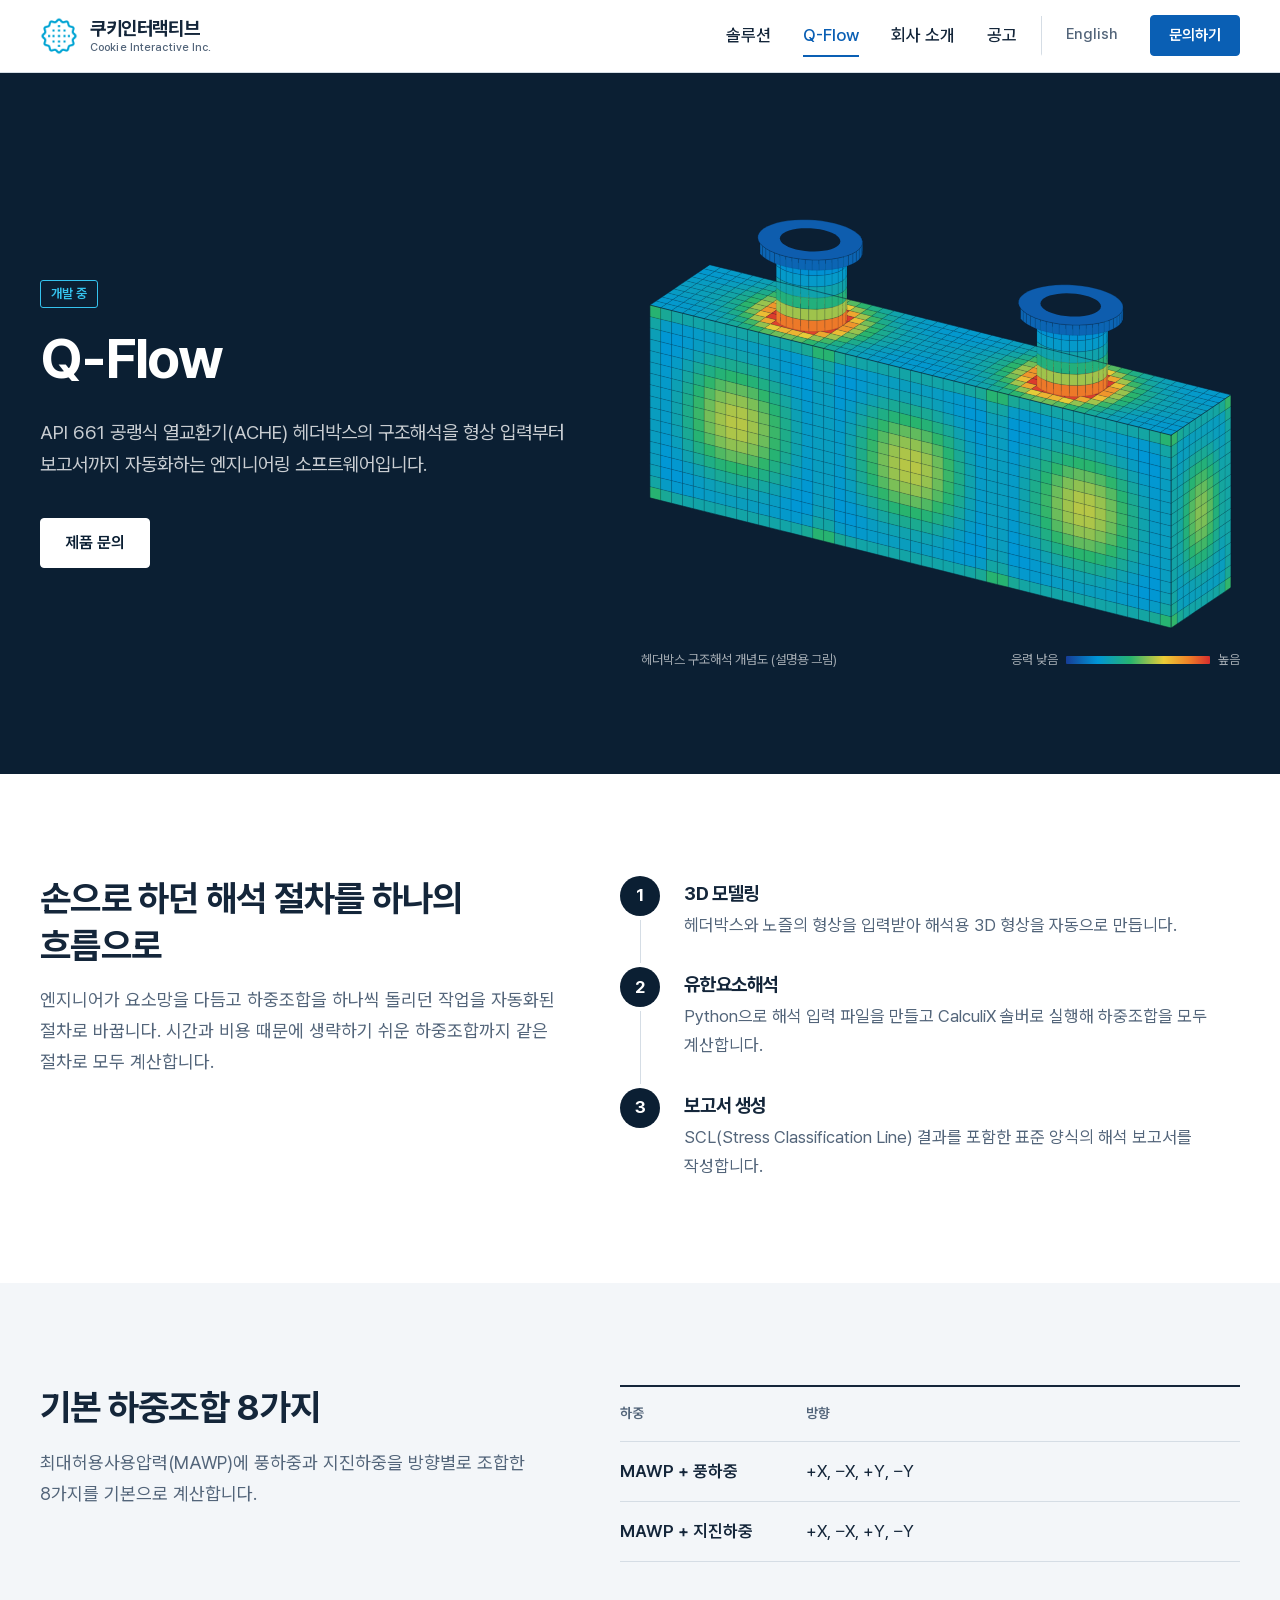
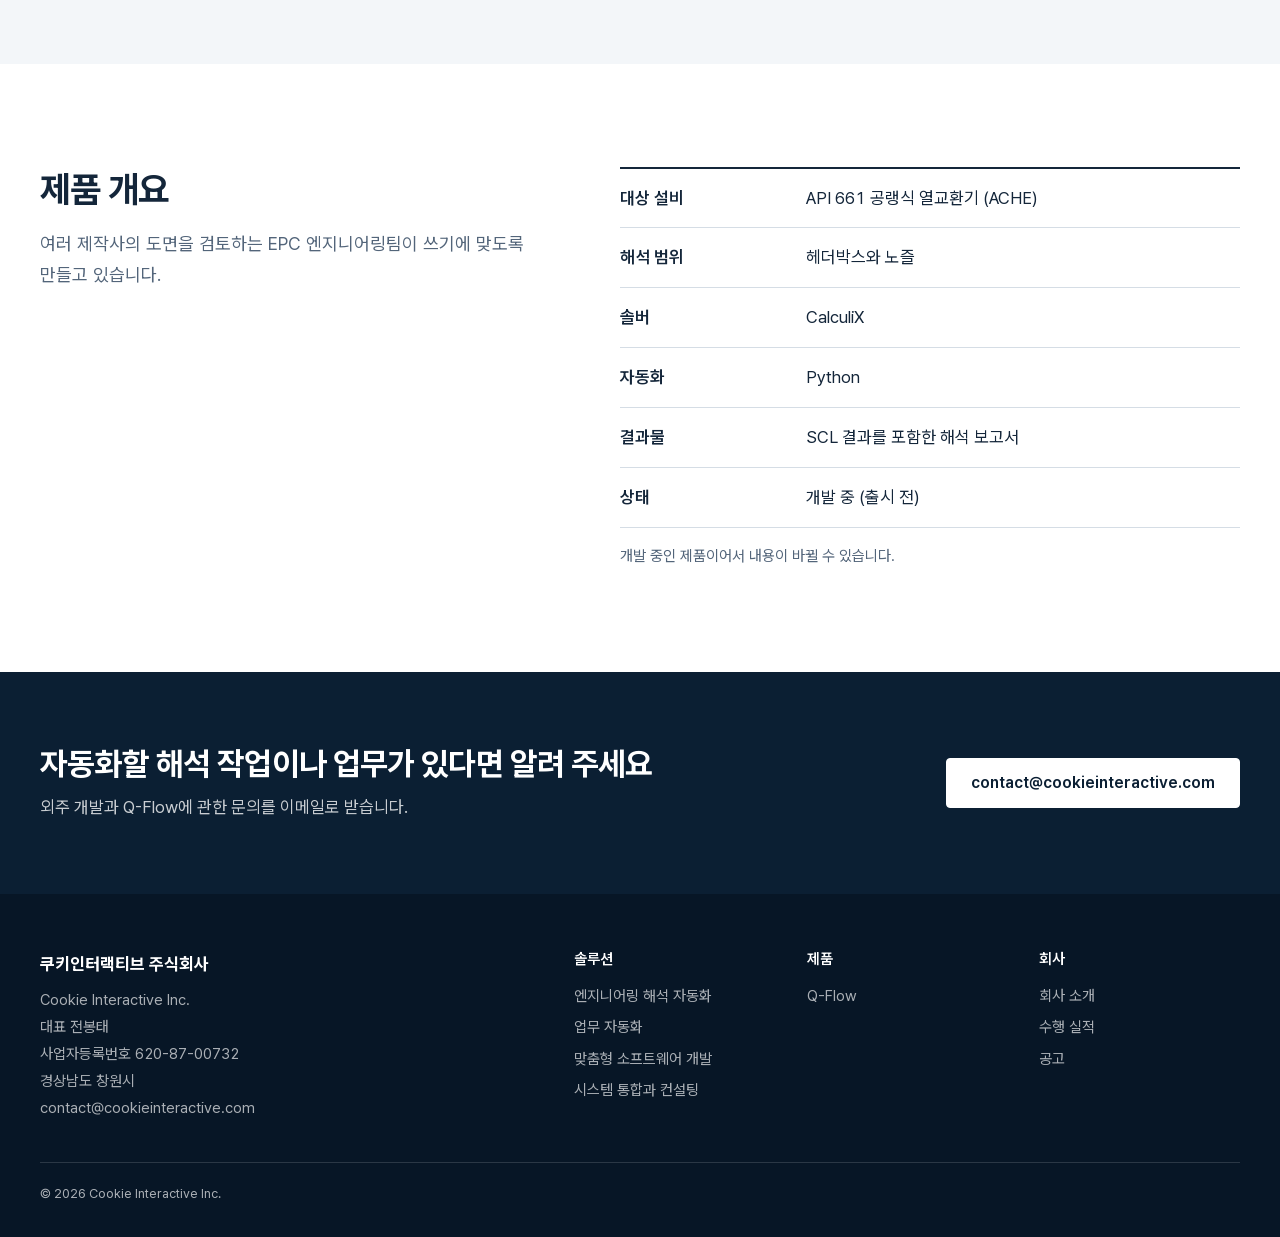
<file: docs/q-flow/index.html>
<!doctype html>
<html lang="ko">
<head>
<meta charset="utf-8">
<meta name="viewport" content="width=device-width, initial-scale=1">
<title>Q-Flow | 쿠키인터랙티브 주식회사</title>
<meta name="description" content="Q-Flow는 API 661 공랭식 열교환기 헤더박스의 3D 모델링, 유한요소해석, 보고서 작성을 자동화하는 엔지니어링 소프트웨어입니다. 현재 개발 중입니다.">
<link rel="canonical" href="https://cookieinteractive.com/q-flow/">
<link rel="alternate" hreflang="ko" href="https://cookieinteractive.com/q-flow/">
<link rel="alternate" hreflang="en" href="https://cookieinteractive.com/en/q-flow/">
<meta property="og:type" content="website">
<meta property="og:title" content="Q-Flow | 쿠키인터랙티브 주식회사">
<meta property="og:description" content="Q-Flow는 API 661 공랭식 열교환기 헤더박스의 3D 모델링, 유한요소해석, 보고서 작성을 자동화하는 엔지니어링 소프트웨어입니다. 현재 개발 중입니다.">
<meta property="og:url" content="https://cookieinteractive.com/q-flow/">
<link rel="icon" type="image/png" href="../assets/favicon.png">
<link rel="stylesheet" href="../assets/fonts/pretendardvariable-dynamic-subset.css">
<link rel="stylesheet" href="../assets/style.css">
</head>
<body>
<a class="skip" href="#main">본문으로 건너뛰기</a>

<header class="site-head">
  <div class="wrap">
    <a class="brand" href="../">
      <img src="../assets/mark.png" alt="" width="38" height="38">
      <span>쿠키인터랙티브<small lang="en">Cookie Interactive Inc.</small></span>
    </a>
    <nav class="site-nav" aria-label="주 메뉴">
      <ul>
        <li><a href="../#solutions">솔루션</a></li>
        <li><a href="../q-flow/" aria-current="page">Q-Flow</a></li>
        <li><a href="../company/">회사 소개</a></li>
        <li><a href="../notice/">공고</a></li>
        <li class="lang"><a href="../en/q-flow/" lang="en" hreflang="en">English</a></li>
        <li><a class="btn btn-primary" href="mailto:contact@cookieinteractive.com">문의하기</a></li>
      </ul>
    </nav>
  </div>
</header>

<main id="main">

  <section class="hero">
    <div class="wrap">
      <div>
        <p class="status-line"><span class="status">개발 중</span></p>
        <h1>Q-Flow</h1>
        <p class="lead">API 661 공랭식 열교환기(ACHE) 헤더박스의 구조해석을 형상 입력부터 보고서까지 자동화하는 엔지니어링 소프트웨어입니다.</p>
        <div class="actions">
          <a class="btn btn-light" href="mailto:contact@cookieinteractive.com">제품 문의</a>
        </div>
      </div>
      <figure class="figure">
        <img src="../assets/headerbox-fea.svg" width="2676" height="2061" alt="노즐 두 개가 달린 헤더박스를 요소망으로 나누고 응력 크기를 색으로 나타낸 그림">
        <figcaption>
          <span>헤더박스 구조해석 개념도 (설명용 그림)</span>
          <span class="legend">응력 낮음 <i aria-hidden="true"></i> 높음</span>
        </figcaption>
      </figure>
    </div>
  </section>

  <section class="band">
    <div class="wrap split">
      <div>
        <h2>손으로 하던 해석 절차를 하나의 흐름으로</h2>
        <p class="lead">엔지니어가 요소망을 다듬고 하중조합을 하나씩 돌리던 작업을 자동화된 절차로 바꿉니다. 시간과 비용 때문에 생략하기 쉬운 하중조합까지 같은 절차로 모두 계산합니다.</p>
      </div>
      <ol class="steps">
        <li>
          <h3>3D 모델링</h3>
          <p>헤더박스와 노즐의 형상을 입력받아 해석용 3D 형상을 자동으로 만듭니다.</p>
        </li>
        <li>
          <h3>유한요소해석</h3>
          <p>Python으로 해석 입력 파일을 만들고 CalculiX 솔버로 실행해 하중조합을 모두 계산합니다.</p>
        </li>
        <li>
          <h3>보고서 생성</h3>
          <p>SCL(Stress Classification Line) 결과를 포함한 표준 양식의 해석 보고서를 작성합니다.</p>
        </li>
      </ol>
    </div>
  </section>

  <section class="band mist">
    <div class="wrap split">
      <div>
        <h2>기본 하중조합 8가지</h2>
        <p class="lead">최대허용사용압력(MAWP)에 풍하중과 지진하중을 방향별로 조합한 8가지를 기본으로 계산합니다.</p>
      </div>
      <table class="table">
        <thead>
          <tr><th scope="col">하중</th><th scope="col">방향</th></tr>
        </thead>
        <tbody>
            <tr><th scope="row">MAWP + 풍하중</th><td>+X, −X, +Y, −Y</td></tr>
            <tr><th scope="row">MAWP + 지진하중</th><td>+X, −X, +Y, −Y</td></tr>
        </tbody>
      </table>
    </div>
  </section>

  <section class="band">
    <div class="wrap split">
      <div>
        <h2>제품 개요</h2>
        <p class="lead">여러 제작사의 도면을 검토하는 EPC 엔지니어링팀이 쓰기에 맞도록 만들고 있습니다.</p>
      </div>
      <div>
        <table class="table">
          <tbody>
            <tr><th scope="row">대상 설비</th><td>API 661 공랭식 열교환기 (ACHE)</td></tr>
            <tr><th scope="row">해석 범위</th><td>헤더박스와 노즐</td></tr>
            <tr><th scope="row">솔버</th><td>CalculiX</td></tr>
            <tr><th scope="row">자동화</th><td>Python</td></tr>
            <tr><th scope="row">결과물</th><td>SCL 결과를 포함한 해석 보고서</td></tr>
            <tr><th scope="row">상태</th><td>개발 중 (출시 전)</td></tr>
          </tbody>
        </table>
        <p class="note">개발 중인 제품이어서 내용이 바뀔 수 있습니다.</p>
      </div>
    </div>
  </section>

  <section class="cta" aria-labelledby="cta-title">
    <div class="wrap">
      <div>
        <h2 id="cta-title">자동화할 해석 작업이나 업무가 있다면 알려 주세요</h2>
        <p>외주 개발과 Q-Flow에 관한 문의를 이메일로 받습니다.</p>
      </div>
      <a class="btn btn-light" href="mailto:contact@cookieinteractive.com">contact@cookieinteractive.com</a>
    </div>
  </section>

</main>

<footer class="site-foot">
  <div class="wrap">
    <div class="cols">
      <div class="who">
        <strong>쿠키인터랙티브 주식회사</strong>
        <p>
          <span lang="en">Cookie Interactive Inc.</span><br>
          대표 전봉태<br>
          사업자등록번호 620-87-00732<br>
          경상남도 창원시<br>
          <a href="mailto:contact@cookieinteractive.com">contact@cookieinteractive.com</a>
        </p>
      </div>
      <div>
        <h2>솔루션</h2>
        <ul>
          <li><a href="../#solutions">엔지니어링 해석 자동화</a></li>
          <li><a href="../#solutions">업무 자동화</a></li>
          <li><a href="../#solutions">맞춤형 소프트웨어 개발</a></li>
          <li><a href="../#solutions">시스템 통합과 컨설팅</a></li>
        </ul>
      </div>
      <div>
        <h2>제품</h2>
        <ul>
          <li><a href="../q-flow/">Q-Flow</a></li>
        </ul>
      </div>
      <div>
        <h2>회사</h2>
        <ul>
          <li><a href="../company/">회사 소개</a></li>
          <li><a href="../company/#records">수행 실적</a></li>
          <li><a href="../notice/">공고</a></li>
        </ul>
      </div>
    </div>
    <div class="legal">
      <p lang="en">© 2026 Cookie Interactive Inc.</p>
    </div>
  </div>
</footer>

</body>
</html>
</file>
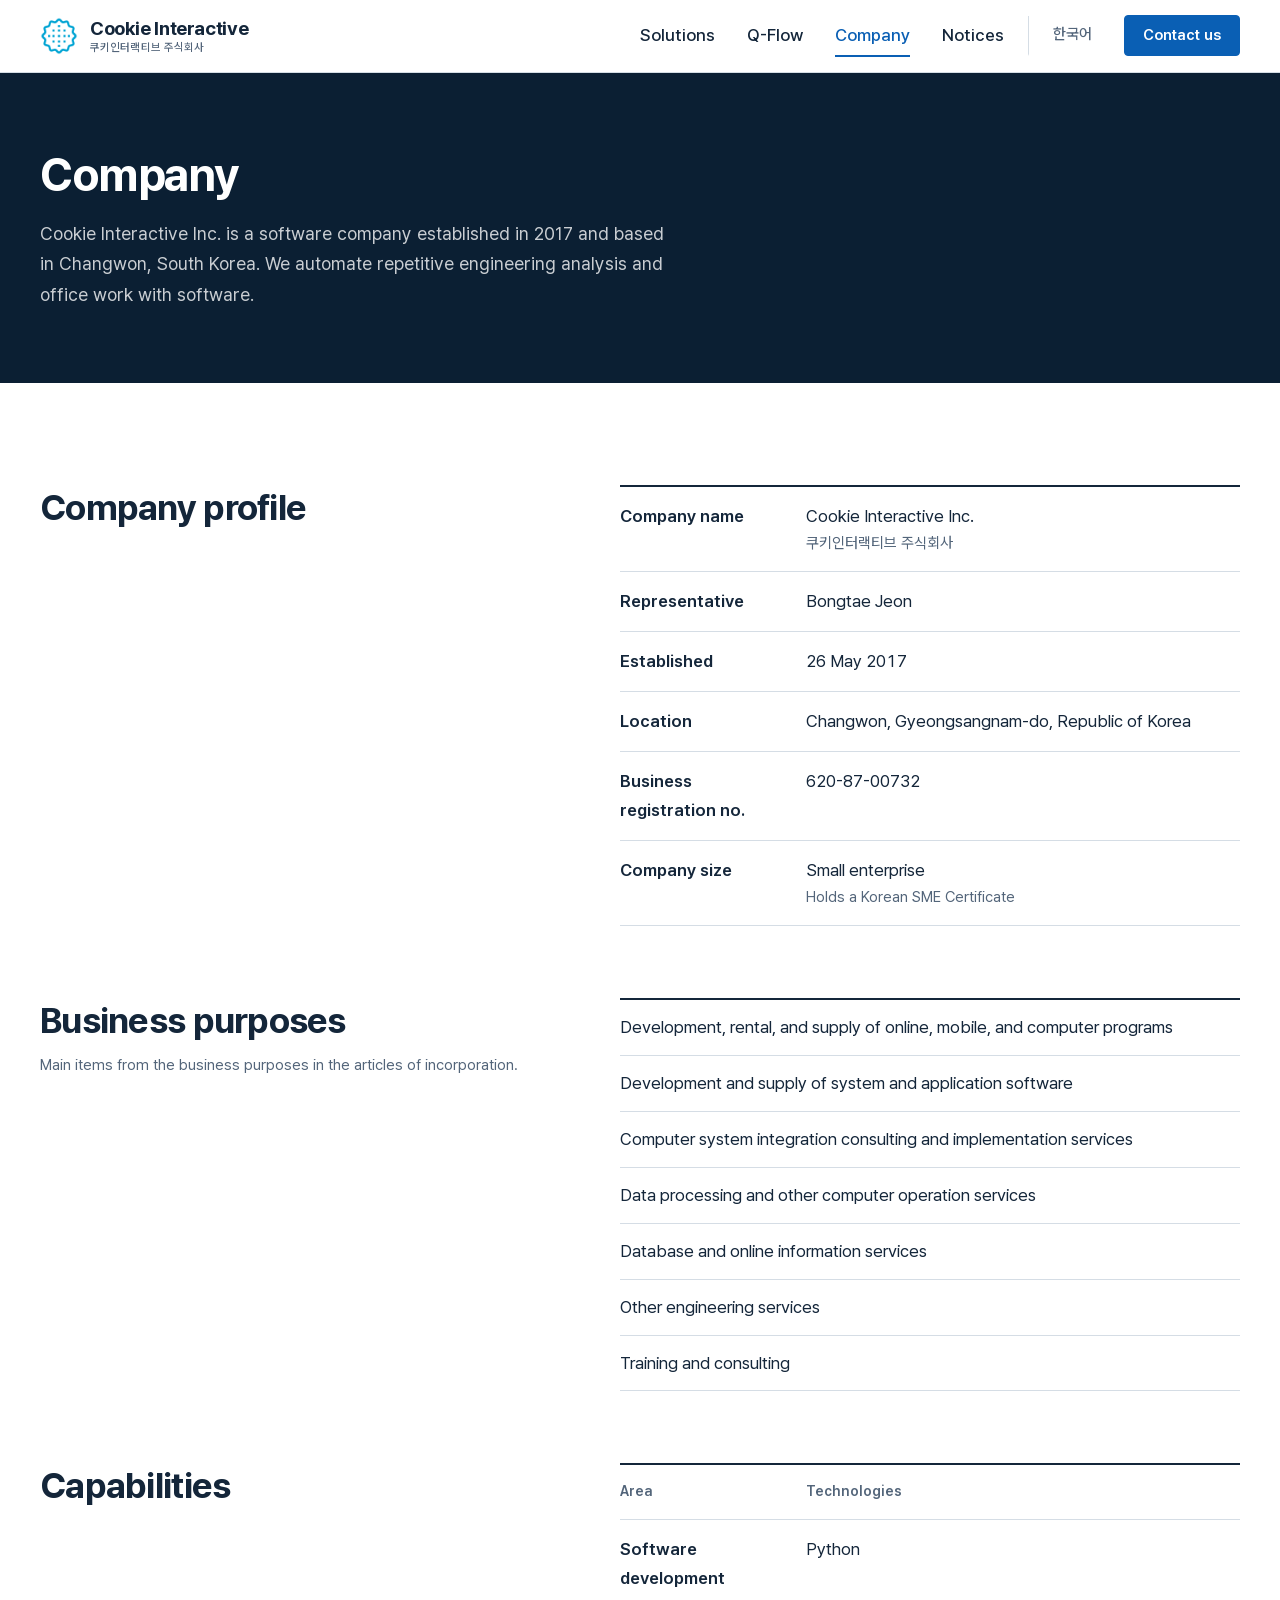
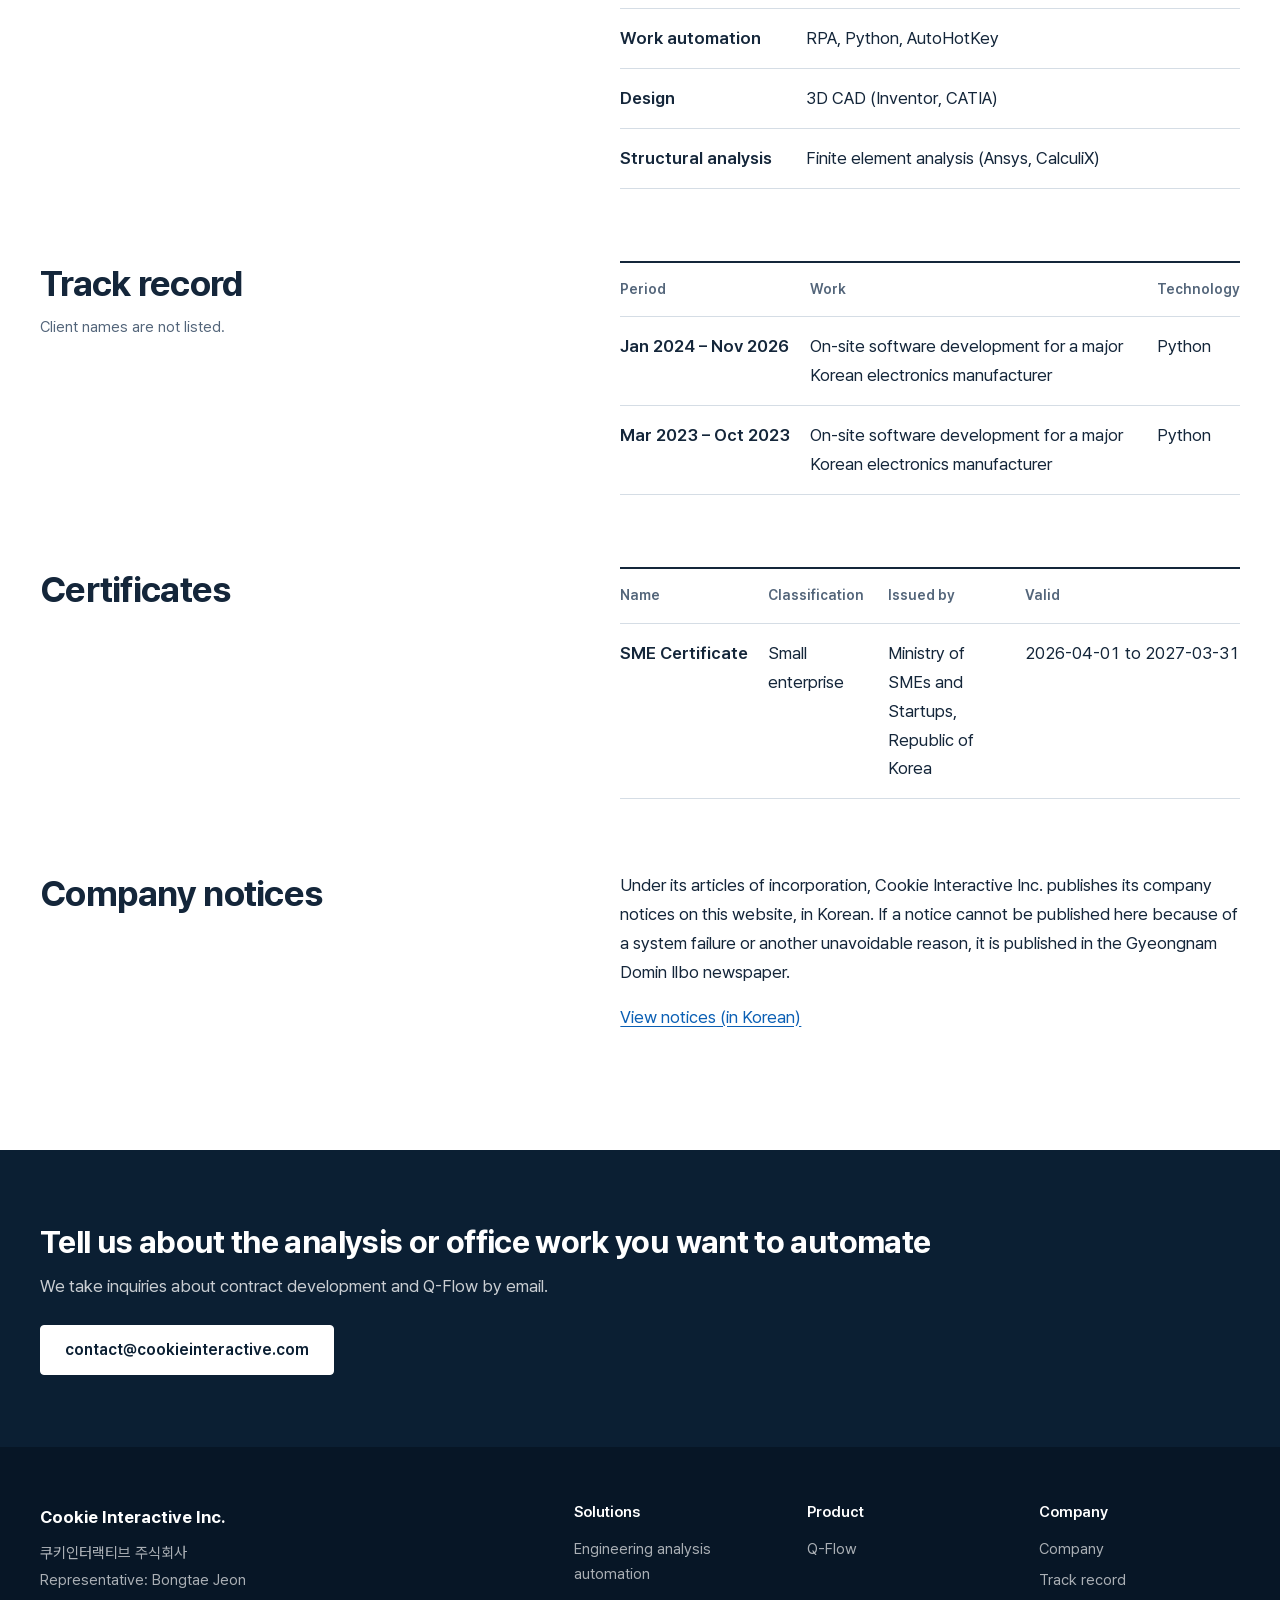
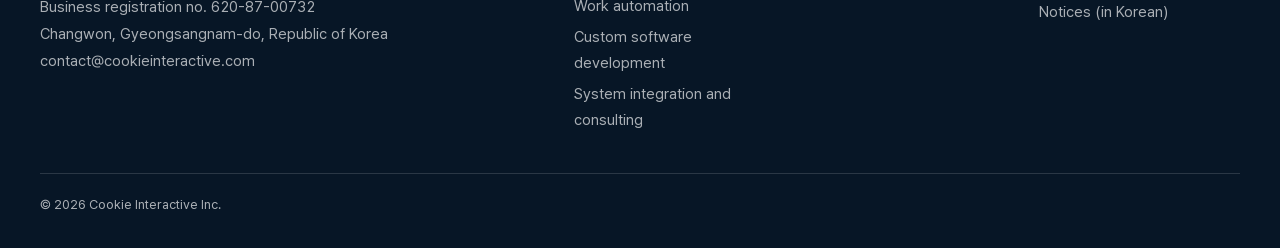
<file: docs/en/company/index.html>
<!doctype html>
<html lang="en">
<head>
<meta charset="utf-8">
<meta name="viewport" content="width=device-width, initial-scale=1">
<title>Company | Cookie Interactive Inc.</title>
<meta name="description" content="Company profile, business purposes, track record, and certificates of Cookie Interactive Inc.">
<link rel="canonical" href="https://cookieinteractive.com/en/company/">
<link rel="alternate" hreflang="ko" href="https://cookieinteractive.com/company/">
<link rel="alternate" hreflang="en" href="https://cookieinteractive.com/en/company/">
<meta property="og:type" content="website">
<meta property="og:title" content="Company | Cookie Interactive Inc.">
<meta property="og:description" content="Company profile, business purposes, track record, and certificates of Cookie Interactive Inc.">
<meta property="og:url" content="https://cookieinteractive.com/en/company/">
<link rel="icon" type="image/png" href="../../assets/favicon.png">
<link rel="stylesheet" href="../../assets/fonts/pretendardvariable-dynamic-subset.css">
<link rel="stylesheet" href="../../assets/style.css">
</head>
<body>
<a class="skip" href="#main">Skip to content</a>

<header class="site-head">
  <div class="wrap">
    <a class="brand" href="../../en/">
      <img src="../../assets/mark.png" alt="" width="38" height="38">
      <span>Cookie Interactive<small lang="ko">쿠키인터랙티브 주식회사</small></span>
    </a>
    <nav class="site-nav" aria-label="Main">
      <ul>
        <li><a href="../../en/#solutions">Solutions</a></li>
        <li><a href="../../en/q-flow/">Q-Flow</a></li>
        <li><a href="../../en/company/" aria-current="page">Company</a></li>
        <li><a href="../../notice/" hreflang="ko">Notices</a></li>
        <li class="lang"><a href="../../company/" lang="ko" hreflang="ko">한국어</a></li>
        <li><a class="btn btn-primary" href="mailto:contact@cookieinteractive.com">Contact us</a></li>
      </ul>
    </nav>
  </div>
</header>

<main id="main">

  <section class="page-head">
    <div class="wrap">
      <h1>Company</h1>
      <p>Cookie Interactive Inc. is a software company established in 2017 and based in Changwon, South Korea. We automate repetitive engineering analysis and office work with software.</p>
    </div>
  </section>

  <section class="band">
    <div class="wrap stack">

      <div class="split" id="profile">
        <h2 class="section-title">Company profile</h2>
        <table class="table">
          <tbody>
            <tr><th scope="row">Company name</th><td>Cookie Interactive Inc.<span class="sub" lang="ko">쿠키인터랙티브 주식회사</span></td></tr>
            <tr><th scope="row">Representative</th><td>Bongtae Jeon</td></tr>
            <tr><th scope="row">Established</th><td>26 May 2017</td></tr>
            <tr><th scope="row">Location</th><td>Changwon, Gyeongsangnam-do, Republic of Korea</td></tr>
            <tr><th scope="row">Business registration no.</th><td>620-87-00732</td></tr>
            <tr><th scope="row">Company size</th><td>Small enterprise<span class="sub">Holds a Korean SME Certificate</span></td></tr>
          </tbody>
        </table>
      </div>

      <div class="split" id="business">
        <div>
          <h2 class="section-title">Business purposes</h2>
          <p class="note tight">Main items from the business purposes in the articles of incorporation.</p>
        </div>
        <ul class="plain-list">
          <li>Development, rental, and supply of online, mobile, and computer programs</li>
          <li>Development and supply of system and application software</li>
          <li>Computer system integration consulting and implementation services</li>
          <li>Data processing and other computer operation services</li>
          <li>Database and online information services</li>
          <li>Other engineering services</li>
          <li>Training and consulting</li>
        </ul>
      </div>

      <div class="split" id="capabilities">
        <h2 class="section-title">Capabilities</h2>
        <table class="table">
          <thead>
            <tr><th scope="col">Area</th><th scope="col">Technologies</th></tr>
          </thead>
          <tbody>
            <tr><th scope="row">Software development</th><td>Python</td></tr>
            <tr><th scope="row">Work automation</th><td>RPA, Python, AutoHotKey</td></tr>
            <tr><th scope="row">Design</th><td>3D CAD (Inventor, CATIA)</td></tr>
            <tr><th scope="row">Structural analysis</th><td>Finite element analysis (Ansys, CalculiX)</td></tr>
          </tbody>
        </table>
      </div>

      <div class="split" id="records">
        <div>
          <h2 class="section-title">Track record</h2>
          <p class="note tight">Client names are not listed.</p>
        </div>
        <table class="table wide">
          <thead>
            <tr><th scope="col">Period</th><th scope="col">Work</th><th scope="col">Technology</th></tr>
          </thead>
          <tbody>
            <tr><th scope="row">Jan 2024 – Nov 2026</th><td>On-site software development for a major Korean electronics manufacturer</td><td>Python</td></tr>
            <tr><th scope="row">Mar 2023 – Oct 2023</th><td>On-site software development for a major Korean electronics manufacturer</td><td>Python</td></tr>
          </tbody>
        </table>
      </div>

      <div class="split" id="certificates">
        <h2 class="section-title">Certificates</h2>
        <table class="table wide">
          <thead>
            <tr><th scope="col">Name</th><th scope="col">Classification</th><th scope="col">Issued by</th><th scope="col">Valid</th></tr>
          </thead>
          <tbody>
            <tr><th scope="row">SME Certificate</th><td>Small enterprise</td><td>Ministry of SMEs and Startups, Republic of Korea</td><td class="nowrap">2026-04-01 to 2027-03-31</td></tr>
          </tbody>
        </table>
      </div>

      <div class="split" id="notice-method">
        <h2 class="section-title">Company notices</h2>
        <div class="prose">
          <p>Under its articles of incorporation, Cookie Interactive Inc. publishes its company notices on this website, in Korean. If a notice cannot be published here because of a system failure or another unavoidable reason, it is published in the Gyeongnam Domin Ilbo newspaper.</p>
          <p><a href="../../notice/" hreflang="ko">View notices (in Korean)</a></p>
        </div>
      </div>

    </div>
  </section>

  <section class="cta" aria-labelledby="cta-title">
    <div class="wrap">
      <div>
        <h2 id="cta-title">Tell us about the analysis or office work you want to automate</h2>
        <p>We take inquiries about contract development and Q-Flow by email.</p>
      </div>
      <a class="btn btn-light" href="mailto:contact@cookieinteractive.com">contact@cookieinteractive.com</a>
    </div>
  </section>

</main>

<footer class="site-foot">
  <div class="wrap">
    <div class="cols">
      <div class="who">
        <strong>Cookie Interactive Inc.</strong>
        <p>
          <span lang="ko">쿠키인터랙티브 주식회사</span><br>
          Representative: Bongtae Jeon<br>
          Business registration no. 620-87-00732<br>
          Changwon, Gyeongsangnam-do, Republic of Korea<br>
          <a href="mailto:contact@cookieinteractive.com">contact@cookieinteractive.com</a>
        </p>
      </div>
      <div>
        <h2>Solutions</h2>
        <ul>
          <li><a href="../../en/#solutions">Engineering analysis automation</a></li>
          <li><a href="../../en/#solutions">Work automation</a></li>
          <li><a href="../../en/#solutions">Custom software development</a></li>
          <li><a href="../../en/#solutions">System integration and consulting</a></li>
        </ul>
      </div>
      <div>
        <h2>Product</h2>
        <ul>
          <li><a href="../../en/q-flow/">Q-Flow</a></li>
        </ul>
      </div>
      <div>
        <h2>Company</h2>
        <ul>
          <li><a href="../../en/company/">Company</a></li>
          <li><a href="../../en/company/#records">Track record</a></li>
          <li><a href="../../notice/">Notices (in Korean)</a></li>
        </ul>
      </div>
    </div>
    <div class="legal">
      <p lang="en">© 2026 Cookie Interactive Inc.</p>
    </div>
  </div>
</footer>

</body>
</html>
</file>
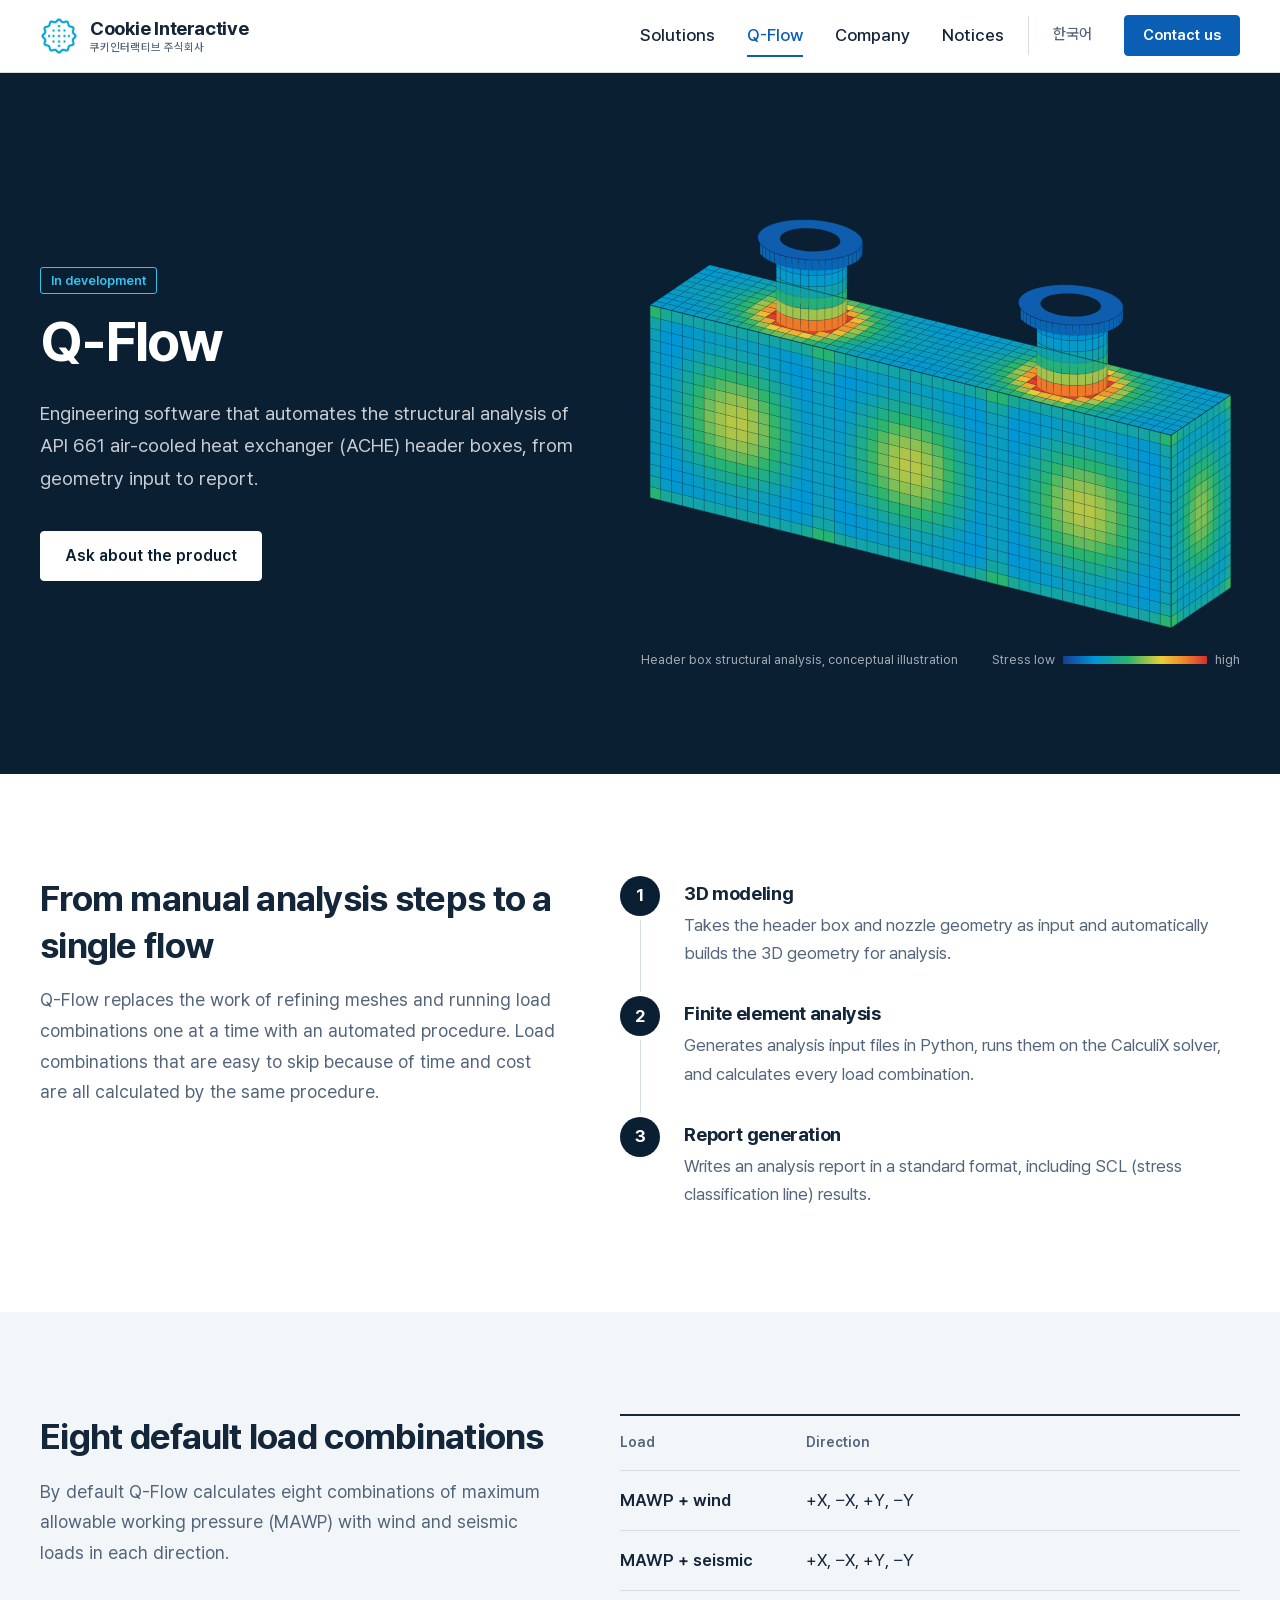
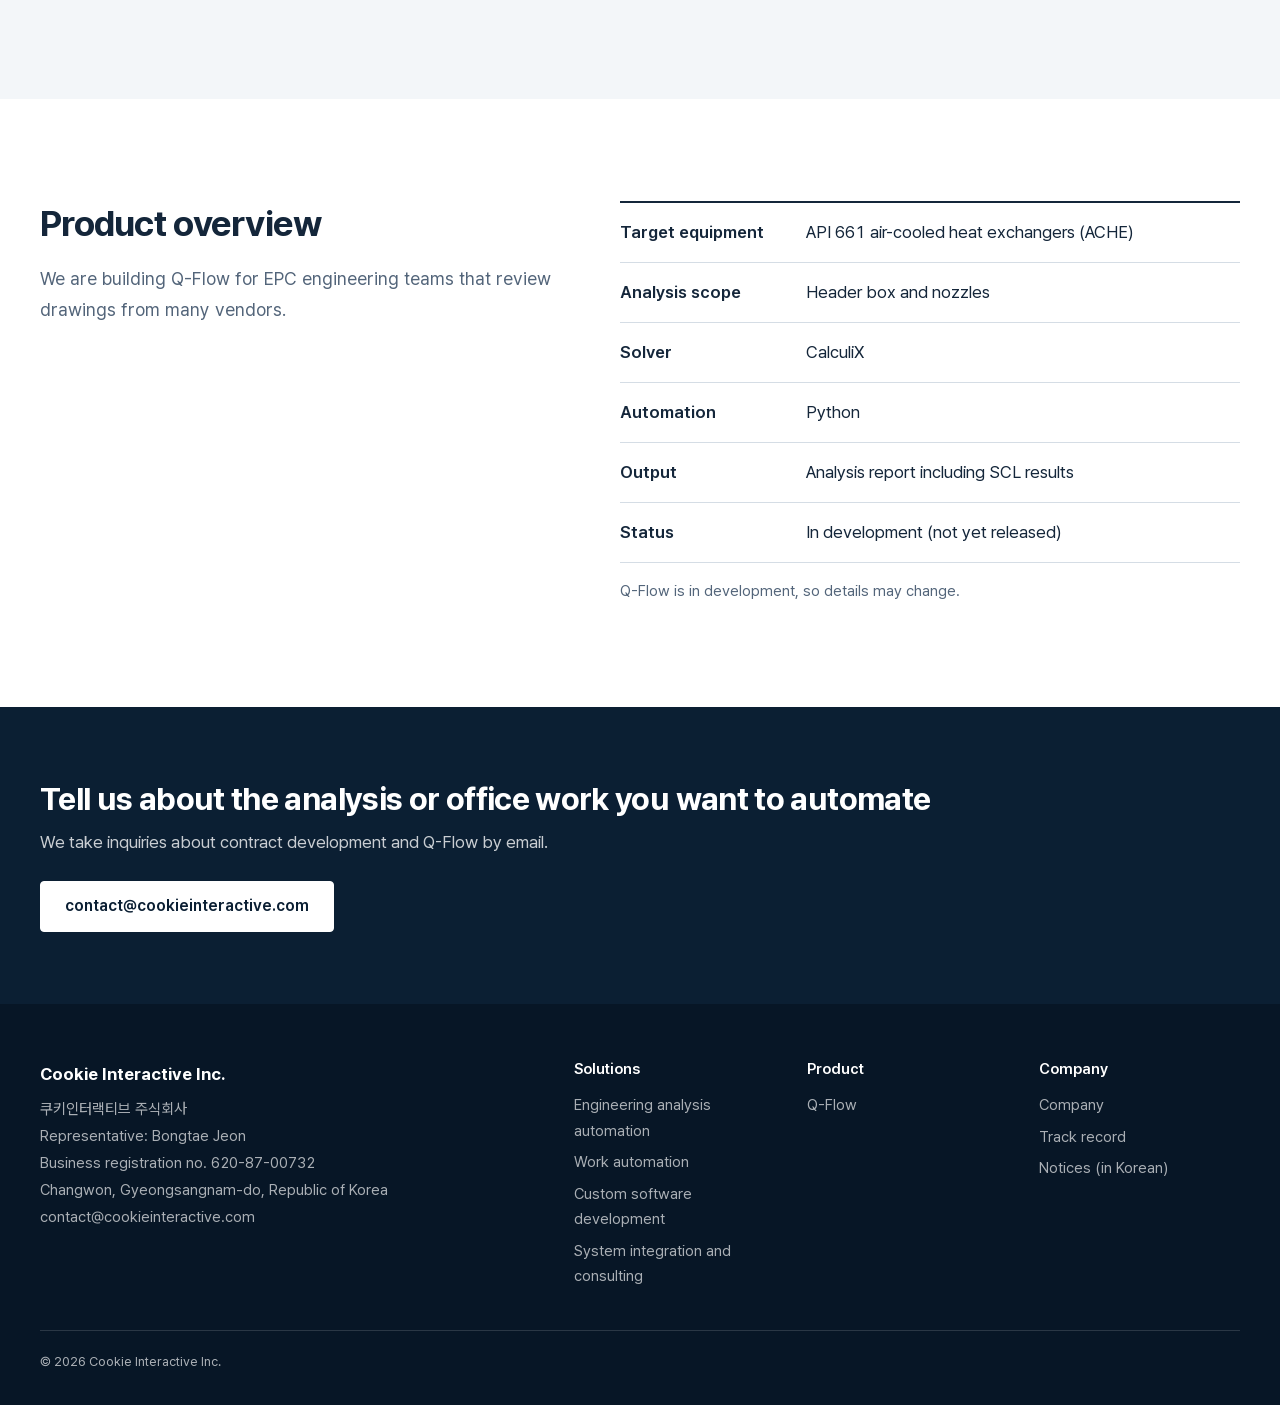
<file: docs/en/q-flow/index.html>
<!doctype html>
<html lang="en">
<head>
<meta charset="utf-8">
<meta name="viewport" content="width=device-width, initial-scale=1">
<title>Q-Flow | Cookie Interactive Inc.</title>
<meta name="description" content="Q-Flow is engineering software that automates 3D modeling, finite element analysis, and report writing for API 661 air-cooled heat exchanger header boxes. It is in development.">
<link rel="canonical" href="https://cookieinteractive.com/en/q-flow/">
<link rel="alternate" hreflang="ko" href="https://cookieinteractive.com/q-flow/">
<link rel="alternate" hreflang="en" href="https://cookieinteractive.com/en/q-flow/">
<meta property="og:type" content="website">
<meta property="og:title" content="Q-Flow | Cookie Interactive Inc.">
<meta property="og:description" content="Q-Flow is engineering software that automates 3D modeling, finite element analysis, and report writing for API 661 air-cooled heat exchanger header boxes. It is in development.">
<meta property="og:url" content="https://cookieinteractive.com/en/q-flow/">
<link rel="icon" type="image/png" href="../../assets/favicon.png">
<link rel="stylesheet" href="../../assets/fonts/pretendardvariable-dynamic-subset.css">
<link rel="stylesheet" href="../../assets/style.css">
</head>
<body>
<a class="skip" href="#main">Skip to content</a>

<header class="site-head">
  <div class="wrap">
    <a class="brand" href="../../en/">
      <img src="../../assets/mark.png" alt="" width="38" height="38">
      <span>Cookie Interactive<small lang="ko">쿠키인터랙티브 주식회사</small></span>
    </a>
    <nav class="site-nav" aria-label="Main">
      <ul>
        <li><a href="../../en/#solutions">Solutions</a></li>
        <li><a href="../../en/q-flow/" aria-current="page">Q-Flow</a></li>
        <li><a href="../../en/company/">Company</a></li>
        <li><a href="../../notice/" hreflang="ko">Notices</a></li>
        <li class="lang"><a href="../../q-flow/" lang="ko" hreflang="ko">한국어</a></li>
        <li><a class="btn btn-primary" href="mailto:contact@cookieinteractive.com">Contact us</a></li>
      </ul>
    </nav>
  </div>
</header>

<main id="main">

  <section class="hero">
    <div class="wrap">
      <div>
        <p class="status-line"><span class="status">In development</span></p>
        <h1>Q-Flow</h1>
        <p class="lead">Engineering software that automates the structural analysis of API 661 air-cooled heat exchanger (ACHE) header boxes, from geometry input to report.</p>
        <div class="actions">
          <a class="btn btn-light" href="mailto:contact@cookieinteractive.com">Ask about the product</a>
        </div>
      </div>
      <figure class="figure">
        <img src="../../assets/headerbox-fea.svg" width="2676" height="2061" alt="A header box with two nozzles divided into a mesh, with stress levels shown in color">
        <figcaption>
          <span>Header box structural analysis, conceptual illustration</span>
          <span class="legend">Stress low <i aria-hidden="true"></i> high</span>
        </figcaption>
      </figure>
    </div>
  </section>

  <section class="band">
    <div class="wrap split">
      <div>
        <h2>From manual analysis steps to a single flow</h2>
        <p class="lead">Q-Flow replaces the work of refining meshes and running load combinations one at a time with an automated procedure. Load combinations that are easy to skip because of time and cost are all calculated by the same procedure.</p>
      </div>
      <ol class="steps">
        <li>
          <h3>3D modeling</h3>
          <p>Takes the header box and nozzle geometry as input and automatically builds the 3D geometry for analysis.</p>
        </li>
        <li>
          <h3>Finite element analysis</h3>
          <p>Generates analysis input files in Python, runs them on the CalculiX solver, and calculates every load combination.</p>
        </li>
        <li>
          <h3>Report generation</h3>
          <p>Writes an analysis report in a standard format, including SCL (stress classification line) results.</p>
        </li>
      </ol>
    </div>
  </section>

  <section class="band mist">
    <div class="wrap split">
      <div>
        <h2>Eight default load combinations</h2>
        <p class="lead">By default Q-Flow calculates eight combinations of maximum allowable working pressure (MAWP) with wind and seismic loads in each direction.</p>
      </div>
      <table class="table">
        <thead>
          <tr><th scope="col">Load</th><th scope="col">Direction</th></tr>
        </thead>
        <tbody>
            <tr><th scope="row">MAWP + wind</th><td>+X, −X, +Y, −Y</td></tr>
            <tr><th scope="row">MAWP + seismic</th><td>+X, −X, +Y, −Y</td></tr>
        </tbody>
      </table>
    </div>
  </section>

  <section class="band">
    <div class="wrap split">
      <div>
        <h2>Product overview</h2>
        <p class="lead">We are building Q-Flow for EPC engineering teams that review drawings from many vendors.</p>
      </div>
      <div>
        <table class="table">
          <tbody>
            <tr><th scope="row">Target equipment</th><td>API 661 air-cooled heat exchangers (ACHE)</td></tr>
            <tr><th scope="row">Analysis scope</th><td>Header box and nozzles</td></tr>
            <tr><th scope="row">Solver</th><td>CalculiX</td></tr>
            <tr><th scope="row">Automation</th><td>Python</td></tr>
            <tr><th scope="row">Output</th><td>Analysis report including SCL results</td></tr>
            <tr><th scope="row">Status</th><td>In development (not yet released)</td></tr>
          </tbody>
        </table>
        <p class="note">Q-Flow is in development, so details may change.</p>
      </div>
    </div>
  </section>

  <section class="cta" aria-labelledby="cta-title">
    <div class="wrap">
      <div>
        <h2 id="cta-title">Tell us about the analysis or office work you want to automate</h2>
        <p>We take inquiries about contract development and Q-Flow by email.</p>
      </div>
      <a class="btn btn-light" href="mailto:contact@cookieinteractive.com">contact@cookieinteractive.com</a>
    </div>
  </section>

</main>

<footer class="site-foot">
  <div class="wrap">
    <div class="cols">
      <div class="who">
        <strong>Cookie Interactive Inc.</strong>
        <p>
          <span lang="ko">쿠키인터랙티브 주식회사</span><br>
          Representative: Bongtae Jeon<br>
          Business registration no. 620-87-00732<br>
          Changwon, Gyeongsangnam-do, Republic of Korea<br>
          <a href="mailto:contact@cookieinteractive.com">contact@cookieinteractive.com</a>
        </p>
      </div>
      <div>
        <h2>Solutions</h2>
        <ul>
          <li><a href="../../en/#solutions">Engineering analysis automation</a></li>
          <li><a href="../../en/#solutions">Work automation</a></li>
          <li><a href="../../en/#solutions">Custom software development</a></li>
          <li><a href="../../en/#solutions">System integration and consulting</a></li>
        </ul>
      </div>
      <div>
        <h2>Product</h2>
        <ul>
          <li><a href="../../en/q-flow/">Q-Flow</a></li>
        </ul>
      </div>
      <div>
        <h2>Company</h2>
        <ul>
          <li><a href="../../en/company/">Company</a></li>
          <li><a href="../../en/company/#records">Track record</a></li>
          <li><a href="../../notice/">Notices (in Korean)</a></li>
        </ul>
      </div>
    </div>
    <div class="legal">
      <p lang="en">© 2026 Cookie Interactive Inc.</p>
    </div>
  </div>
</footer>

</body>
</html>
</file>
<file: docs/assets/fonts/pretendardvariable-dynamic-subset.css>
/*
Copyright (c) 2021 Kil Hyung-jin, with Reserved Font Name Pretendard.
https://github.com/orioncactus/pretendard

This Font Software is licensed under the SIL Open Font License, Version 1.1.
This license is copied below, and is also available with a FAQ at:
http://scripts.sil.org/OFL
*/
/* [0] */
@font-face {
	font-family: 'Pretendard Variable';
	font-style: normal;
	font-display: swap;
	font-weight: 45 920;
	src: url(./woff2-dynamic-subset/PretendardVariable.subset.0.woff2) format('woff2-variations');
	unicode-range: U+f9ca-fa0b, U+ff03-ff05, U+ff07, U+ff0a-ff0b, U+ff0d-ff19, U+ff1b, U+ff1d, U+ff20-ff5b, U+ff5d, U+ffe0-ffe3, U+ffe5-ffe6;
}

/* [1] */
@font-face {
	font-family: 'Pretendard Variable';
	font-style: normal;
	font-display: swap;
	font-weight: 45 920;
	src: url(./woff2-dynamic-subset/PretendardVariable.subset.1.woff2) format('woff2-variations');
	unicode-range: U+d723-d728, U+d72a-d733, U+d735-d748, U+d74a-d74f, U+d752-d753, U+d755-d757, U+d75a-d75f, U+d762-d764, U+d766-d768, U+d76a-d76b, U+d76d-d76f, U+d771-d787, U+d789-d78b, U+d78d-d78f, U+d791-d797, U+d79a, U+d79c, U+d79e-d7a3, U+f900-f909, U+f90b-f92e;
}

/* [2] */
@font-face {
	font-family: 'Pretendard Variable';
	font-style: normal;
	font-display: swap;
	font-weight: 45 920;
	src: url(./woff2-dynamic-subset/PretendardVariable.subset.2.woff2) format('woff2-variations');
	unicode-range: U+d679-d68b, U+d68e-d69e, U+d6a0, U+d6a2-d6a7, U+d6a9-d6c3, U+d6c6-d6c7, U+d6c9-d6cb, U+d6cd-d6d3, U+d6d5-d6d6, U+d6d8-d6e3, U+d6e5-d6e7, U+d6e9-d6fb, U+d6fd-d717, U+d719-d71f, U+d721-d722;
}

/* [3] */
@font-face {
	font-family: 'Pretendard Variable';
	font-style: normal;
	font-display: swap;
	font-weight: 45 920;
	src: url(./woff2-dynamic-subset/PretendardVariable.subset.3.woff2) format('woff2-variations');
	unicode-range: U+d5bc-d5c7, U+d5ca-d5cb, U+d5cd-d5cf, U+d5d1-d5d7, U+d5d9-d5da, U+d5dc, U+d5de-d5e3, U+d5e6-d5e7, U+d5e9-d5eb, U+d5ed-d5f6, U+d5f8, U+d5fa-d5ff, U+d602-d603, U+d605-d607, U+d609-d60f, U+d612-d613, U+d616-d61b, U+d61d-d637, U+d63a-d63b, U+d63d-d63f, U+d641-d647, U+d64a-d64c, U+d64e-d653, U+d656-d657, U+d659-d65b, U+d65d-d666, U+d668, U+d66a-d678;
}

/* [4] */
@font-face {
	font-family: 'Pretendard Variable';
	font-style: normal;
	font-display: swap;
	font-weight: 45 920;
	src: url(./woff2-dynamic-subset/PretendardVariable.subset.4.woff2) format('woff2-variations');
	unicode-range: U+d507, U+d509-d50b, U+d50d-d513, U+d515-d53b, U+d53e-d53f, U+d541-d543, U+d545-d54c, U+d54e, U+d550, U+d552-d557, U+d55a-d55b, U+d55d-d55f, U+d561-d564, U+d566-d567, U+d56a, U+d56c, U+d56e-d573, U+d576-d577, U+d579-d583, U+d585-d586, U+d58a-d5a4, U+d5a6-d5bb;
}

/* [5] */
@font-face {
	font-family: 'Pretendard Variable';
	font-style: normal;
	font-display: swap;
	font-weight: 45 920;
	src: url(./woff2-dynamic-subset/PretendardVariable.subset.5.woff2) format('woff2-variations');
	unicode-range: U+d464-d477, U+d47a-d47b, U+d47d-d47f, U+d481-d487, U+d489-d48a, U+d48c, U+d48e-d4e7, U+d4e9-d503, U+d505-d506;
}

/* [6] */
@font-face {
	font-family: 'Pretendard Variable';
	font-style: normal;
	font-display: swap;
	font-weight: 45 920;
	src: url(./woff2-dynamic-subset/PretendardVariable.subset.6.woff2) format('woff2-variations');
	unicode-range: U+d3bf-d3c7, U+d3ca-d3cf, U+d3d1-d3eb, U+d3ee-d3ef, U+d3f1-d3f3, U+d3f5-d3fb, U+d3fd-d400, U+d402-d45b, U+d45d-d463;
}

/* [7] */
@font-face {
	font-family: 'Pretendard Variable';
	font-style: normal;
	font-display: swap;
	font-weight: 45 920;
	src: url(./woff2-dynamic-subset/PretendardVariable.subset.7.woff2) format('woff2-variations');
	unicode-range: U+d2ff, U+d302-d304, U+d306-d30b, U+d30f, U+d311-d313, U+d315-d31b, U+d31e, U+d322-d324, U+d326-d327, U+d32a-d32b, U+d32d-d32f, U+d331-d337, U+d339-d33c, U+d33e-d37b, U+d37e-d37f, U+d381-d383, U+d385-d38b, U+d38e-d390, U+d392-d397, U+d39a-d39b, U+d39d-d39f, U+d3a1-d3a7, U+d3a9-d3aa, U+d3ac, U+d3ae-d3b3, U+d3b5-d3b7, U+d3b9-d3bb, U+d3bd-d3be;
}

/* [8] */
@font-face {
	font-family: 'Pretendard Variable';
	font-style: normal;
	font-display: swap;
	font-weight: 45 920;
	src: url(./woff2-dynamic-subset/PretendardVariable.subset.8.woff2) format('woff2-variations');
	unicode-range: U+d257-d27f, U+d281-d29b, U+d29d-d29f, U+d2a1-d2ab, U+d2ad-d2b7, U+d2ba-d2bb, U+d2bd-d2bf, U+d2c1-d2c7, U+d2c9-d2ef, U+d2f2-d2f3, U+d2f5-d2f7, U+d2f9-d2fe;
}

/* [9] */
@font-face {
	font-family: 'Pretendard Variable';
	font-style: normal;
	font-display: swap;
	font-weight: 45 920;
	src: url(./woff2-dynamic-subset/PretendardVariable.subset.9.woff2) format('woff2-variations');
	unicode-range: U+d1b4, U+d1b6-d1f3, U+d1f5-d22b, U+d22e-d22f, U+d231-d233, U+d235-d23b, U+d23d-d240, U+d242-d256;
}

/* [10] */
@font-face {
	font-family: 'Pretendard Variable';
	font-style: normal;
	font-display: swap;
	font-weight: 45 920;
	src: url(./woff2-dynamic-subset/PretendardVariable.subset.10.woff2) format('woff2-variations');
	unicode-range: U+d105-d12f, U+d132-d133, U+d135-d137, U+d139-d13f, U+d141-d142, U+d144, U+d146-d14b, U+d14e-d14f, U+d151-d153, U+d155-d15b, U+d15e-d187, U+d189-d19f, U+d1a2-d1a3, U+d1a5-d1a7, U+d1a9-d1af, U+d1b2-d1b3;
}

/* [11] */
@font-face {
	font-family: 'Pretendard Variable';
	font-style: normal;
	font-display: swap;
	font-weight: 45 920;
	src: url(./woff2-dynamic-subset/PretendardVariable.subset.11.woff2) format('woff2-variations');
	unicode-range: U+d04b-d04f, U+d051-d057, U+d059-d06b, U+d06d-d06f, U+d071-d073, U+d075-d07b, U+d07e-d0a3, U+d0a6-d0a7, U+d0a9-d0ab, U+d0ad-d0b3, U+d0b6, U+d0b8, U+d0ba-d0bf, U+d0c2-d0c3, U+d0c5-d0c7, U+d0c9-d0cf, U+d0d2, U+d0d6-d0db, U+d0de-d0df, U+d0e1-d0e3, U+d0e5-d0eb, U+d0ee-d0f0, U+d0f2-d104;
}

/* [12] */
@font-face {
	font-family: 'Pretendard Variable';
	font-style: normal;
	font-display: swap;
	font-weight: 45 920;
	src: url(./woff2-dynamic-subset/PretendardVariable.subset.12.woff2) format('woff2-variations');
	unicode-range: U+cfa2-cfc3, U+cfc5-cfdf, U+cfe2-cfe3, U+cfe5-cfe7, U+cfe9-cff4, U+cff6-cffb, U+cffd-cfff, U+d001-d003, U+d005-d017, U+d019-d033, U+d036-d037, U+d039-d03b, U+d03d-d04a;
}

/* [13] */
@font-face {
	font-family: 'Pretendard Variable';
	font-style: normal;
	font-display: swap;
	font-weight: 45 920;
	src: url(./woff2-dynamic-subset/PretendardVariable.subset.13.woff2) format('woff2-variations');
	unicode-range: U+cef0-cef3, U+cef6, U+cef9-ceff, U+cf01-cf03, U+cf05-cf07, U+cf09-cf0f, U+cf11-cf12, U+cf14-cf1b, U+cf1d-cf1f, U+cf21-cf2f, U+cf31-cf53, U+cf56-cf57, U+cf59-cf5b, U+cf5d-cf63, U+cf66, U+cf68, U+cf6a-cf6f, U+cf71-cf84, U+cf86-cf8b, U+cf8d-cfa1;
}

/* [14] */
@font-face {
	font-family: 'Pretendard Variable';
	font-style: normal;
	font-display: swap;
	font-weight: 45 920;
	src: url(./woff2-dynamic-subset/PretendardVariable.subset.14.woff2) format('woff2-variations');
	unicode-range: U+ce3c-ce57, U+ce5a-ce5b, U+ce5d-ce5f, U+ce61-ce67, U+ce6a, U+ce6c, U+ce6e-ce73, U+ce76-ce77, U+ce79-ce7b, U+ce7d-ce83, U+ce85-ce88, U+ce8a-ce8f, U+ce91-ce93, U+ce95-ce97, U+ce99-ce9f, U+cea2, U+cea4-ceab, U+cead-cee3, U+cee6-cee7, U+cee9-ceeb, U+ceed-ceef;
}

/* [15] */
@font-face {
	font-family: 'Pretendard Variable';
	font-style: normal;
	font-display: swap;
	font-weight: 45 920;
	src: url(./woff2-dynamic-subset/PretendardVariable.subset.15.woff2) format('woff2-variations');
	unicode-range: U+cd92-cd93, U+cd96-cd97, U+cd99-cd9b, U+cd9d-cda3, U+cda6-cda8, U+cdaa-cdaf, U+cdb1-cdc3, U+cdc5-cdcb, U+cdcd-cde7, U+cde9-ce03, U+ce05-ce1f, U+ce22-ce34, U+ce36-ce3b;
}

/* [16] */
@font-face {
	font-family: 'Pretendard Variable';
	font-style: normal;
	font-display: swap;
	font-weight: 45 920;
	src: url(./woff2-dynamic-subset/PretendardVariable.subset.16.woff2) format('woff2-variations');
	unicode-range: U+ccef-cd07, U+cd0a-cd0b, U+cd0d-cd1a, U+cd1c, U+cd1e-cd2b, U+cd2d-cd5b, U+cd5d-cd77, U+cd79-cd91;
}

/* [17] */
@font-face {
	font-family: 'Pretendard Variable';
	font-style: normal;
	font-display: swap;
	font-weight: 45 920;
	src: url(./woff2-dynamic-subset/PretendardVariable.subset.17.woff2) format('woff2-variations');
	unicode-range: U+cc3f-cc43, U+cc46-cc47, U+cc49-cc4b, U+cc4d-cc53, U+cc55-cc58, U+cc5a-cc5f, U+cc61-cc97, U+cc9a-cc9b, U+cc9d-cc9f, U+cca1-cca7, U+ccaa, U+ccac, U+ccae-ccb3, U+ccb6-ccb7, U+ccb9-ccbb, U+ccbd-cccf, U+ccd1-cce3, U+cce5-ccee;
}

/* [18] */
@font-face {
	font-family: 'Pretendard Variable';
	font-style: normal;
	font-display: swap;
	font-weight: 45 920;
	src: url(./woff2-dynamic-subset/PretendardVariable.subset.18.woff2) format('woff2-variations');
	unicode-range: U+cb91-cbd3, U+cbd5-cbe3, U+cbe5-cc0b, U+cc0e-cc0f, U+cc11-cc13, U+cc15-cc1b, U+cc1d-cc20, U+cc23-cc27, U+cc2a-cc2b, U+cc2d, U+cc2f, U+cc31-cc37, U+cc3a, U+cc3c;
}

/* [19] */
@font-face {
	font-family: 'Pretendard Variable';
	font-style: normal;
	font-display: swap;
	font-weight: 45 920;
	src: url(./woff2-dynamic-subset/PretendardVariable.subset.19.woff2) format('woff2-variations');
	unicode-range: U+caf4-cb47, U+cb4a-cb90;
}

/* [20] */
@font-face {
	font-family: 'Pretendard Variable';
	font-style: normal;
	font-display: swap;
	font-weight: 45 920;
	src: url(./woff2-dynamic-subset/PretendardVariable.subset.20.woff2) format('woff2-variations');
	unicode-range: U+ca4a-ca4b, U+ca4e-ca4f, U+ca51-ca53, U+ca55-ca5b, U+ca5d-ca60, U+ca62-ca83, U+ca85-cabb, U+cabe-cabf, U+cac1-cac3, U+cac5-cacb, U+cacd-cad0, U+cad2, U+cad4-cad8, U+cada-caf3;
}

/* [21] */
@font-face {
	font-family: 'Pretendard Variable';
	font-style: normal;
	font-display: swap;
	font-weight: 45 920;
	src: url(./woff2-dynamic-subset/PretendardVariable.subset.21.woff2) format('woff2-variations');
	unicode-range: U+c996-c997, U+c99a-c99c, U+c99e-c9bf, U+c9c2-c9c3, U+c9c5-c9c7, U+c9c9-c9cf, U+c9d2, U+c9d4, U+c9d7-c9d8, U+c9db, U+c9de-c9df, U+c9e1-c9e3, U+c9e5-c9e6, U+c9e8-c9eb, U+c9ee-c9f0, U+c9f2-c9f7, U+c9f9-ca0b, U+ca0d-ca28, U+ca2a-ca49;
}

/* [22] */
@font-face {
	font-family: 'Pretendard Variable';
	font-style: normal;
	font-display: swap;
	font-weight: 45 920;
	src: url(./woff2-dynamic-subset/PretendardVariable.subset.22.woff2) format('woff2-variations');
	unicode-range: U+c8e9-c8f4, U+c8f6-c8fb, U+c8fe-c8ff, U+c901-c903, U+c905-c90b, U+c90e-c910, U+c912-c917, U+c919-c92b, U+c92d-c94f, U+c951-c953, U+c955-c96b, U+c96d-c973, U+c975-c987, U+c98a-c98b, U+c98d-c98f, U+c991-c995;
}

/* [23] */
@font-face {
	font-family: 'Pretendard Variable';
	font-style: normal;
	font-display: swap;
	font-weight: 45 920;
	src: url(./woff2-dynamic-subset/PretendardVariable.subset.23.woff2) format('woff2-variations');
	unicode-range: U+c841-c84b, U+c84d-c86f, U+c872-c873, U+c875-c877, U+c879-c87f, U+c882-c884, U+c887-c88a, U+c88d-c8c3, U+c8c5-c8df, U+c8e1-c8e8;
}

/* [24] */
@font-face {
	font-family: 'Pretendard Variable';
	font-style: normal;
	font-display: swap;
	font-weight: 45 920;
	src: url(./woff2-dynamic-subset/PretendardVariable.subset.24.woff2) format('woff2-variations');
	unicode-range: U+c779-c77b, U+c77e-c782, U+c786, U+c78b, U+c78d, U+c78f, U+c792-c793, U+c795, U+c797, U+c799-c79f, U+c7a2, U+c7a7-c7ab, U+c7ae-c7bb, U+c7bd-c7c0, U+c7c2-c7c7, U+c7c9-c7dc, U+c7de-c7ff, U+c802-c803, U+c805-c807, U+c809, U+c80b-c80f, U+c812, U+c814, U+c817-c81b, U+c81e-c81f, U+c821-c823, U+c825-c82e, U+c830-c837, U+c839-c83b, U+c83d-c840;
}

/* [25] */
@font-face {
	font-family: 'Pretendard Variable';
	font-style: normal;
	font-display: swap;
	font-weight: 45 920;
	src: url(./woff2-dynamic-subset/PretendardVariable.subset.25.woff2) format('woff2-variations');
	unicode-range: U+c6bb-c6bf, U+c6c2, U+c6c4, U+c6c6-c6cb, U+c6ce-c6cf, U+c6d1-c6d3, U+c6d5-c6db, U+c6dd-c6df, U+c6e1-c6e7, U+c6e9-c6eb, U+c6ed-c6ef, U+c6f1-c6f8, U+c6fa-c703, U+c705-c707, U+c709-c70b, U+c70d-c716, U+c718, U+c71a-c71f, U+c722-c723, U+c725-c727, U+c729-c734, U+c736-c73b, U+c73e-c73f, U+c741-c743, U+c745-c74b, U+c74e-c750, U+c752-c757, U+c759-c773, U+c776-c777;
}

/* [26] */
@font-face {
	font-family: 'Pretendard Variable';
	font-style: normal;
	font-display: swap;
	font-weight: 45 920;
	src: url(./woff2-dynamic-subset/PretendardVariable.subset.26.woff2) format('woff2-variations');
	unicode-range: U+c5f5-c5fb, U+c5fe, U+c602-c605, U+c607, U+c609-c60f, U+c611-c61a, U+c61c-c623, U+c626-c627, U+c629-c62b, U+c62d, U+c62f-c632, U+c636, U+c638, U+c63a-c63f, U+c642-c643, U+c645-c647, U+c649-c652, U+c656-c65b, U+c65d-c65f, U+c661-c663, U+c665-c677, U+c679-c67b, U+c67d-c693, U+c696-c697, U+c699-c69b, U+c69d-c6a3, U+c6a6, U+c6a8, U+c6aa-c6af, U+c6b2-c6b3, U+c6b5-c6b7, U+c6b9-c6ba;
}

/* [27] */
@font-face {
	font-family: 'Pretendard Variable';
	font-style: normal;
	font-display: swap;
	font-weight: 45 920;
	src: url(./woff2-dynamic-subset/PretendardVariable.subset.27.woff2) format('woff2-variations');
	unicode-range: U+c517-c527, U+c52a-c52b, U+c52d-c52f, U+c531-c538, U+c53a, U+c53c, U+c53e-c543, U+c546-c547, U+c54b, U+c54d-c552, U+c556, U+c55a-c55b, U+c55d, U+c55f, U+c562-c563, U+c565-c567, U+c569-c56f, U+c572, U+c574, U+c576-c57b, U+c57e-c57f, U+c581-c583, U+c585-c586, U+c588-c58b, U+c58e, U+c590, U+c592-c596, U+c599-c5b3, U+c5b6-c5b7, U+c5ba, U+c5be-c5c3, U+c5ca-c5cb, U+c5cd, U+c5cf, U+c5d2-c5d3, U+c5d5-c5d7, U+c5d9-c5df, U+c5e1-c5e2, U+c5e4, U+c5e6-c5eb, U+c5ef, U+c5f1-c5f3;
}

/* [28] */
@font-face {
	font-family: 'Pretendard Variable';
	font-style: normal;
	font-display: swap;
	font-weight: 45 920;
	src: url(./woff2-dynamic-subset/PretendardVariable.subset.28.woff2) format('woff2-variations');
	unicode-range: U+c475-c4ef, U+c4f2-c4f3, U+c4f5-c4f7, U+c4f9-c4ff, U+c502-c50b, U+c50d-c516;
}

/* [29] */
@font-face {
	font-family: 'Pretendard Variable';
	font-style: normal;
	font-display: swap;
	font-weight: 45 920;
	src: url(./woff2-dynamic-subset/PretendardVariable.subset.29.woff2) format('woff2-variations');
	unicode-range: U+c3d0-c3d7, U+c3da-c3db, U+c3dd-c3de, U+c3e1-c3ec, U+c3ee-c3f3, U+c3f5-c42b, U+c42d-c463, U+c466-c474;
}

/* [30] */
@font-face {
	font-family: 'Pretendard Variable';
	font-style: normal;
	font-display: swap;
	font-weight: 45 920;
	src: url(./woff2-dynamic-subset/PretendardVariable.subset.30.woff2) format('woff2-variations');
	unicode-range: U+c32b-c367, U+c36a-c36b, U+c36d-c36f, U+c371-c377, U+c37a-c37b, U+c37e-c383, U+c385-c387, U+c389-c3cf;
}

/* [31] */
@font-face {
	font-family: 'Pretendard Variable';
	font-style: normal;
	font-display: swap;
	font-weight: 45 920;
	src: url(./woff2-dynamic-subset/PretendardVariable.subset.31.woff2) format('woff2-variations');
	unicode-range: U+c26a-c26b, U+c26d-c26f, U+c271-c273, U+c275-c27b, U+c27e-c287, U+c289-c28f, U+c291-c297, U+c299-c29a, U+c29c-c2a3, U+c2a5-c2a7, U+c2a9-c2ab, U+c2ad-c2b3, U+c2b6, U+c2b8, U+c2ba-c2bb, U+c2bd-c2db, U+c2de-c2df, U+c2e1-c2e2, U+c2e5-c2ea, U+c2ee, U+c2f0, U+c2f2-c2f5, U+c2f7, U+c2fa-c2fb, U+c2fd-c2ff, U+c301-c307, U+c309-c30c, U+c30e-c312, U+c315-c323, U+c325-c328, U+c32a;
}

/* [32] */
@font-face {
	font-family: 'Pretendard Variable';
	font-style: normal;
	font-display: swap;
	font-weight: 45 920;
	src: url(./woff2-dynamic-subset/PretendardVariable.subset.32.woff2) format('woff2-variations');
	unicode-range: U+c1bc-c1c3, U+c1c5-c1df, U+c1e1-c1fb, U+c1fd-c203, U+c205-c20c, U+c20e, U+c210-c217, U+c21a-c21b, U+c21d-c21e, U+c221-c227, U+c229-c22a, U+c22c, U+c22e, U+c230, U+c233-c24f, U+c251-c257, U+c259-c269;
}

/* [33] */
@font-face {
	font-family: 'Pretendard Variable';
	font-style: normal;
	font-display: swap;
	font-weight: 45 920;
	src: url(./woff2-dynamic-subset/PretendardVariable.subset.33.woff2) format('woff2-variations');
	unicode-range: U+c101-c11b, U+c11f, U+c121-c123, U+c125-c12b, U+c12e, U+c132-c137, U+c13a-c13b, U+c13d-c13f, U+c141-c147, U+c14a, U+c14c-c153, U+c155-c157, U+c159-c15b, U+c15d-c166, U+c169-c16f, U+c171-c177, U+c179-c18b, U+c18e-c18f, U+c191-c193, U+c195-c19b, U+c19d-c19e, U+c1a0, U+c1a2-c1a4, U+c1a6-c1bb;
}

/* [34] */
@font-face {
	font-family: 'Pretendard Variable';
	font-style: normal;
	font-display: swap;
	font-weight: 45 920;
	src: url(./woff2-dynamic-subset/PretendardVariable.subset.34.woff2) format('woff2-variations');
	unicode-range: U+c049-c057, U+c059-c05b, U+c05d-c05f, U+c061-c067, U+c069-c08f, U+c091-c0ab, U+c0ae-c0af, U+c0b1-c0b3, U+c0b5, U+c0b7-c0bb, U+c0be, U+c0c2-c0c7, U+c0ca-c0cb, U+c0cd-c0cf, U+c0d1-c0d7, U+c0d9-c0da, U+c0dc, U+c0de-c0e3, U+c0e5-c0eb, U+c0ed-c0f3, U+c0f6, U+c0f8, U+c0fa-c0ff;
}

/* [35] */
@font-face {
	font-family: 'Pretendard Variable';
	font-style: normal;
	font-display: swap;
	font-weight: 45 920;
	src: url(./woff2-dynamic-subset/PretendardVariable.subset.35.woff2) format('woff2-variations');
	unicode-range: U+bfa7-bfaf, U+bfb1-bfc4, U+bfc6-bfcb, U+bfce-bfcf, U+bfd1-bfd3, U+bfd5-bfdb, U+bfdd-c048;
}

/* [36] */
@font-face {
	font-family: 'Pretendard Variable';
	font-style: normal;
	font-display: swap;
	font-weight: 45 920;
	src: url(./woff2-dynamic-subset/PretendardVariable.subset.36.woff2) format('woff2-variations');
	unicode-range: U+bf07, U+bf09-bf3f, U+bf41-bf4f, U+bf52-bf54, U+bf56-bfa6;
}

/* [37] */
@font-face {
	font-family: 'Pretendard Variable';
	font-style: normal;
	font-display: swap;
	font-weight: 45 920;
	src: url(./woff2-dynamic-subset/PretendardVariable.subset.37.woff2) format('woff2-variations');
	unicode-range: U+be56, U+be58, U+be5c-be5f, U+be62-be63, U+be65-be67, U+be69-be74, U+be76-be7b, U+be7e-be7f, U+be81-be8e, U+be90, U+be92-bea7, U+bea9-becf, U+bed2-bed3, U+bed5-bed6, U+bed9-bee3, U+bee6-bf06;
}

/* [38] */
@font-face {
	font-family: 'Pretendard Variable';
	font-style: normal;
	font-display: swap;
	font-weight: 45 920;
	src: url(./woff2-dynamic-subset/PretendardVariable.subset.38.woff2) format('woff2-variations');
	unicode-range: U+bdb0-bdd3, U+bdd5-bdef, U+bdf1-be0b, U+be0d-be0f, U+be11-be13, U+be15-be43, U+be46-be47, U+be49-be4b, U+be4d-be53;
}

/* [39] */
@font-face {
	font-family: 'Pretendard Variable';
	font-style: normal;
	font-display: swap;
	font-weight: 45 920;
	src: url(./woff2-dynamic-subset/PretendardVariable.subset.39.woff2) format('woff2-variations');
	unicode-range: U+bd03, U+bd06, U+bd08, U+bd0a-bd0f, U+bd11-bd22, U+bd25-bd47, U+bd49-bd58, U+bd5a-bd7f, U+bd82-bd83, U+bd85-bd87, U+bd8a-bd8f, U+bd91-bd92, U+bd94, U+bd96-bd98, U+bd9a-bdaf;
}

/* [40] */
@font-face {
	font-family: 'Pretendard Variable';
	font-style: normal;
	font-display: swap;
	font-weight: 45 920;
	src: url(./woff2-dynamic-subset/PretendardVariable.subset.40.woff2) format('woff2-variations');
	unicode-range: U+bc4e-bc83, U+bc86-bc87, U+bc89-bc8b, U+bc8d-bc93, U+bc96, U+bc98, U+bc9b-bc9f, U+bca2-bca3, U+bca5-bca7, U+bca9-bcb2, U+bcb4-bcbb, U+bcbe-bcbf, U+bcc1-bcc3, U+bcc5-bccc, U+bcce-bcd0, U+bcd2-bcd4, U+bcd6-bcf3, U+bcf7, U+bcf9-bcfb, U+bcfd-bd02;
}

/* [41] */
@font-face {
	font-family: 'Pretendard Variable';
	font-style: normal;
	font-display: swap;
	font-weight: 45 920;
	src: url(./woff2-dynamic-subset/PretendardVariable.subset.41.woff2) format('woff2-variations');
	unicode-range: U+bb90-bba3, U+bba5-bbab, U+bbad-bbbf, U+bbc1-bbf7, U+bbfa-bbfb, U+bbfd-bbfe, U+bc01-bc07, U+bc09-bc0a, U+bc0e, U+bc10, U+bc12-bc13, U+bc17, U+bc19-bc1a, U+bc1e, U+bc20-bc23, U+bc26, U+bc28, U+bc2a-bc2c, U+bc2e-bc2f, U+bc32-bc33, U+bc35-bc37, U+bc39-bc3f, U+bc41-bc42, U+bc44, U+bc46-bc48, U+bc4a-bc4d;
}

/* [42] */
@font-face {
	font-family: 'Pretendard Variable';
	font-style: normal;
	font-display: swap;
	font-weight: 45 920;
	src: url(./woff2-dynamic-subset/PretendardVariable.subset.42.woff2) format('woff2-variations');
	unicode-range: U+bae6-bafb, U+bafd-bb17, U+bb19-bb33, U+bb37, U+bb39-bb3a, U+bb3d-bb43, U+bb45-bb46, U+bb48, U+bb4a-bb4f, U+bb51-bb53, U+bb55-bb57, U+bb59-bb62, U+bb64-bb8f;
}

/* [43] */
@font-face {
	font-family: 'Pretendard Variable';
	font-style: normal;
	font-display: swap;
	font-weight: 45 920;
	src: url(./woff2-dynamic-subset/PretendardVariable.subset.43.woff2) format('woff2-variations');
	unicode-range: U+ba30-ba37, U+ba3a-ba3b, U+ba3d-ba3f, U+ba41-ba47, U+ba49-ba4a, U+ba4c, U+ba4e-ba53, U+ba56-ba57, U+ba59-ba5b, U+ba5d-ba63, U+ba65-ba66, U+ba68-ba6f, U+ba71-ba73, U+ba75-ba77, U+ba79-ba84, U+ba86, U+ba88-baa7, U+baaa, U+baad-baaf, U+bab1-bab7, U+baba, U+babc, U+babe-bae5;
}

/* [44] */
@font-face {
	font-family: 'Pretendard Variable';
	font-style: normal;
	font-display: swap;
	font-weight: 45 920;
	src: url(./woff2-dynamic-subset/PretendardVariable.subset.44.woff2) format('woff2-variations');
	unicode-range: U+b96e-b973, U+b976-b977, U+b979-b97b, U+b97d-b983, U+b986, U+b988, U+b98a-b98d, U+b98f-b9ab, U+b9ae-b9af, U+b9b1-b9b3, U+b9b5-b9bb, U+b9be, U+b9c0, U+b9c2-b9c7, U+b9ca-b9cb, U+b9cd, U+b9d2-b9d7, U+b9da, U+b9dc, U+b9df-b9e0, U+b9e2, U+b9e6-b9e7, U+b9e9-b9f3, U+b9f6, U+b9f8, U+b9fb-ba2f;
}

/* [45] */
@font-face {
	font-family: 'Pretendard Variable';
	font-style: normal;
	font-display: swap;
	font-weight: 45 920;
	src: url(./woff2-dynamic-subset/PretendardVariable.subset.45.woff2) format('woff2-variations');
	unicode-range: U+b8bf-b8cb, U+b8cd-b8e0, U+b8e2-b8e7, U+b8ea-b8eb, U+b8ed-b8ef, U+b8f1-b8f7, U+b8fa, U+b8fc, U+b8fe-b903, U+b905-b917, U+b919-b91f, U+b921-b93b, U+b93d-b957, U+b95a-b95b, U+b95d-b95f, U+b961-b967, U+b969-b96c;
}

/* [46] */
@font-face {
	font-family: 'Pretendard Variable';
	font-style: normal;
	font-display: swap;
	font-weight: 45 920;
	src: url(./woff2-dynamic-subset/PretendardVariable.subset.46.woff2) format('woff2-variations');
	unicode-range: U+b80d-b80f, U+b811-b817, U+b81a, U+b81c-b823, U+b826-b827, U+b829-b82b, U+b82d-b833, U+b836, U+b83a-b83f, U+b841-b85b, U+b85e-b85f, U+b861-b863, U+b865-b86b, U+b86e, U+b870, U+b872-b8af, U+b8b1-b8be;
}

/* [47] */
@font-face {
	font-family: 'Pretendard Variable';
	font-style: normal;
	font-display: swap;
	font-weight: 45 920;
	src: url(./woff2-dynamic-subset/PretendardVariable.subset.47.woff2) format('woff2-variations');
	unicode-range: U+b74d-b75f, U+b761-b763, U+b765-b774, U+b776-b77b, U+b77e-b77f, U+b781-b783, U+b785-b78b, U+b78e, U+b792-b796, U+b79a-b79b, U+b79d-b7a7, U+b7aa, U+b7ae-b7b3, U+b7b6-b7c8, U+b7ca-b7eb, U+b7ee-b7ef, U+b7f1-b7f3, U+b7f5-b7fb, U+b7fe, U+b802-b806, U+b80a-b80b;
}

/* [48] */
@font-face {
	font-family: 'Pretendard Variable';
	font-style: normal;
	font-display: swap;
	font-weight: 45 920;
	src: url(./woff2-dynamic-subset/PretendardVariable.subset.48.woff2) format('woff2-variations');
	unicode-range: U+b6a7-b6aa, U+b6ac-b6b0, U+b6b2-b6ef, U+b6f1-b727, U+b72a-b72b, U+b72d-b72e, U+b731-b737, U+b739-b73a, U+b73c-b743, U+b745-b74c;
}

/* [49] */
@font-face {
	font-family: 'Pretendard Variable';
	font-style: normal;
	font-display: swap;
	font-weight: 45 920;
	src: url(./woff2-dynamic-subset/PretendardVariable.subset.49.woff2) format('woff2-variations');
	unicode-range: U+b605-b60f, U+b612-b617, U+b619-b624, U+b626-b69b, U+b69e-b6a3, U+b6a5-b6a6;
}

/* [50] */
@font-face {
	font-family: 'Pretendard Variable';
	font-style: normal;
	font-display: swap;
	font-weight: 45 920;
	src: url(./woff2-dynamic-subset/PretendardVariable.subset.50.woff2) format('woff2-variations');
	unicode-range: U+b55f, U+b562-b583, U+b585-b59f, U+b5a2-b5a3, U+b5a5-b5a7, U+b5a9-b5b2, U+b5b5-b5ba, U+b5bd-b604;
}

/* [51] */
@font-face {
	font-family: 'Pretendard Variable';
	font-style: normal;
	font-display: swap;
	font-weight: 45 920;
	src: url(./woff2-dynamic-subset/PretendardVariable.subset.51.woff2) format('woff2-variations');
	unicode-range: U+b4a5-b4b6, U+b4b8-b4bf, U+b4c1-b4c7, U+b4c9-b4db, U+b4de-b4df, U+b4e1-b4e2, U+b4e5-b4eb, U+b4ee, U+b4f0, U+b4f2-b513, U+b516-b517, U+b519-b51a, U+b51d-b523, U+b526, U+b528, U+b52b-b52f, U+b532-b533, U+b535-b537, U+b539-b53f, U+b541-b544, U+b546-b54b, U+b54d-b54f, U+b551-b55b, U+b55d-b55e;
}

/* [52] */
@font-face {
	font-family: 'Pretendard Variable';
	font-style: normal;
	font-display: swap;
	font-weight: 45 920;
	src: url(./woff2-dynamic-subset/PretendardVariable.subset.52.woff2) format('woff2-variations');
	unicode-range: U+b3f8-b3fb, U+b3fd-b40f, U+b411-b417, U+b419-b41b, U+b41d-b41f, U+b421-b427, U+b42a-b42b, U+b42d-b44f, U+b452-b453, U+b455-b457, U+b459-b45f, U+b462-b464, U+b466-b46b, U+b46d-b47f, U+b481-b4a3;
}

/* [53] */
@font-face {
	font-family: 'Pretendard Variable';
	font-style: normal;
	font-display: swap;
	font-weight: 45 920;
	src: url(./woff2-dynamic-subset/PretendardVariable.subset.53.woff2) format('woff2-variations');
	unicode-range: U+b342-b353, U+b356-b357, U+b359-b35b, U+b35d-b35e, U+b360-b363, U+b366, U+b368, U+b36a-b36d, U+b36f, U+b372-b373, U+b375-b377, U+b379-b37f, U+b381-b382, U+b384, U+b386-b38b, U+b38d-b3c3, U+b3c6-b3c7, U+b3c9-b3ca, U+b3cd-b3d3, U+b3d6, U+b3d8, U+b3da-b3f7;
}

/* [54] */
@font-face {
	font-family: 'Pretendard Variable';
	font-style: normal;
	font-display: swap;
	font-weight: 45 920;
	src: url(./woff2-dynamic-subset/PretendardVariable.subset.54.woff2) format('woff2-variations');
	unicode-range: U+b27c-b283, U+b285-b28f, U+b292-b293, U+b295-b297, U+b29a-b29f, U+b2a1-b2a4, U+b2a7-b2a9, U+b2ab, U+b2ad-b2c7, U+b2ca-b2cb, U+b2cd-b2cf, U+b2d1-b2d7, U+b2da, U+b2dc, U+b2de-b2e3, U+b2e7, U+b2e9-b2ea, U+b2ef-b2f3, U+b2f6, U+b2f8, U+b2fa-b2fb, U+b2fd-b2fe, U+b302-b303, U+b305-b307, U+b309-b30f, U+b312, U+b316-b31b, U+b31d-b341;
}

/* [55] */
@font-face {
	font-family: 'Pretendard Variable';
	font-style: normal;
	font-display: swap;
	font-weight: 45 920;
	src: url(./woff2-dynamic-subset/PretendardVariable.subset.55.woff2) format('woff2-variations');
	unicode-range: U+b1d6-b1e7, U+b1e9-b1fc, U+b1fe-b203, U+b206-b207, U+b209-b20b, U+b20d-b213, U+b216-b21f, U+b221-b257, U+b259-b273, U+b275-b27b;
}

/* [56] */
@font-face {
	font-family: 'Pretendard Variable';
	font-style: normal;
	font-display: swap;
	font-weight: 45 920;
	src: url(./woff2-dynamic-subset/PretendardVariable.subset.56.woff2) format('woff2-variations');
	unicode-range: U+b120-b122, U+b126-b127, U+b129-b12b, U+b12d-b133, U+b136, U+b138, U+b13a-b13f, U+b142-b143, U+b145-b14f, U+b151-b153, U+b156-b157, U+b159-b177, U+b17a-b17b, U+b17d-b17f, U+b181-b187, U+b189-b18c, U+b18e-b191, U+b195-b1a7, U+b1a9-b1cb, U+b1cd-b1d5;
}

/* [57] */
@font-face {
	font-family: 'Pretendard Variable';
	font-style: normal;
	font-display: swap;
	font-weight: 45 920;
	src: url(./woff2-dynamic-subset/PretendardVariable.subset.57.woff2) format('woff2-variations');
	unicode-range: U+b05f-b07b, U+b07e-b07f, U+b081-b083, U+b085-b08b, U+b08d-b097, U+b09b, U+b09d-b09f, U+b0a2-b0a7, U+b0aa, U+b0b0, U+b0b2, U+b0b6-b0b7, U+b0b9-b0bb, U+b0bd-b0c3, U+b0c6-b0c7, U+b0ca-b0cf, U+b0d1-b0df, U+b0e1-b0e4, U+b0e6-b107, U+b10a-b10b, U+b10d-b10f, U+b111-b112, U+b114-b117, U+b119-b11a, U+b11c-b11f;
}

/* [58] */
@font-face {
	font-family: 'Pretendard Variable';
	font-style: normal;
	font-display: swap;
	font-weight: 45 920;
	src: url(./woff2-dynamic-subset/PretendardVariable.subset.58.woff2) format('woff2-variations');
	unicode-range: U+afac-afb7, U+afba-afbb, U+afbd-afbf, U+afc1-afc6, U+afca-afcc, U+afce-afd3, U+afd5-afe7, U+afe9-afef, U+aff1-b00b, U+b00d-b00f, U+b011-b013, U+b015-b01b, U+b01d-b027, U+b029-b043, U+b045-b047, U+b049, U+b04b, U+b04d-b052, U+b055-b056, U+b058-b05c, U+b05e;
}

/* [59] */
@font-face {
	font-family: 'Pretendard Variable';
	font-style: normal;
	font-display: swap;
	font-weight: 45 920;
	src: url(./woff2-dynamic-subset/PretendardVariable.subset.59.woff2) format('woff2-variations');
	unicode-range: U+af03-af07, U+af09-af2b, U+af2e-af33, U+af35-af3b, U+af3e-af40, U+af44-af47, U+af4a-af5c, U+af5e-af63, U+af65-af7f, U+af81-afab;
}

/* [60] */
@font-face {
	font-family: 'Pretendard Variable';
	font-style: normal;
	font-display: swap;
	font-weight: 45 920;
	src: url(./woff2-dynamic-subset/PretendardVariable.subset.60.woff2) format('woff2-variations');
	unicode-range: U+ae56-ae5b, U+ae5e-ae60, U+ae62-ae64, U+ae66-ae67, U+ae69-ae6b, U+ae6d-ae83, U+ae85-aebb, U+aebf, U+aec1-aec3, U+aec5-aecb, U+aece, U+aed0, U+aed2-aed7, U+aed9-aef3, U+aef5-af02;
}

/* [61] */
@font-face {
	font-family: 'Pretendard Variable';
	font-style: normal;
	font-display: swap;
	font-weight: 45 920;
	src: url(./woff2-dynamic-subset/PretendardVariable.subset.61.woff2) format('woff2-variations');
	unicode-range: U+ad9c-ada3, U+ada5-adbf, U+adc1-adc3, U+adc5-adc7, U+adc9-add2, U+add4-addb, U+addd-addf, U+ade1-ade3, U+ade5-adf7, U+adfa-adfb, U+adfd-adff, U+ae02-ae07, U+ae0a, U+ae0c, U+ae0e-ae13, U+ae15-ae2f, U+ae31-ae33, U+ae35-ae37, U+ae39-ae3f, U+ae42, U+ae44, U+ae46-ae49, U+ae4b, U+ae4f, U+ae51-ae53, U+ae55;
}

/* [62] */
@font-face {
	font-family: 'Pretendard Variable';
	font-style: normal;
	font-display: swap;
	font-weight: 45 920;
	src: url(./woff2-dynamic-subset/PretendardVariable.subset.62.woff2) format('woff2-variations');
	unicode-range: U+ace2-ace3, U+ace5-ace6, U+ace9-acef, U+acf2, U+acf4, U+acf7-acfb, U+acfe-acff, U+ad01-ad03, U+ad05-ad0b, U+ad0d-ad10, U+ad12-ad1b, U+ad1d-ad33, U+ad35-ad48, U+ad4a-ad4f, U+ad51-ad6b, U+ad6e-ad6f, U+ad71-ad72, U+ad77-ad7c, U+ad7e, U+ad80, U+ad82-ad87, U+ad89-ad8b, U+ad8d-ad8f, U+ad91-ad9b;
}

/* [63] */
@font-face {
	font-family: 'Pretendard Variable';
	font-style: normal;
	font-display: swap;
	font-weight: 45 920;
	src: url(./woff2-dynamic-subset/PretendardVariable.subset.63.woff2) format('woff2-variations');
	unicode-range: U+ac25-ac2c, U+ac2e, U+ac30, U+ac32-ac37, U+ac39-ac3f, U+ac41-ac4c, U+ac4e-ac6f, U+ac72-ac73, U+ac75-ac76, U+ac79-ac7f, U+ac82, U+ac84-ac88, U+ac8a-ac8b, U+ac8d-ac8f, U+ac91-ac93, U+ac95-ac9b, U+ac9d-ac9e, U+aca1-aca7, U+acab, U+acad-acaf, U+acb1-acb7, U+acba-acbb, U+acbe-acc0, U+acc2-acc3, U+acc5-acdf;
}

/* [64] */
@font-face {
	font-family: 'Pretendard Variable';
	font-style: normal;
	font-display: swap;
	font-weight: 45 920;
	src: url(./woff2-dynamic-subset/PretendardVariable.subset.64.woff2) format('woff2-variations');
	unicode-range: U+99df, U+99ed, U+99f1, U+99ff, U+9a01, U+9a08, U+9a0e-9a0f, U+9a19, U+9a2b, U+9a30, U+9a36-9a37, U+9a40, U+9a43, U+9a45, U+9a4d, U+9a55, U+9a57, U+9a5a-9a5b, U+9a5f, U+9a62, U+9a65, U+9a69-9a6a, U+9aa8, U+9ab8, U+9ad3, U+9ae5, U+9aee, U+9b1a, U+9b27, U+9b2a, U+9b31, U+9b3c, U+9b41-9b45, U+9b4f, U+9b54, U+9b5a, U+9b6f, U+9b8e, U+9b91, U+9b9f, U+9bab, U+9bae, U+9bc9, U+9bd6, U+9be4, U+9be8, U+9c0d, U+9c10, U+9c12, U+9c15, U+9c25, U+9c32, U+9c3b, U+9c47, U+9c49, U+9c57, U+9ce5, U+9ce7, U+9ce9, U+9cf3-9cf4, U+9cf6, U+9d09, U+9d1b, U+9d26, U+9d28, U+9d3b, U+9d51, U+9d5d, U+9d60-9d61, U+9d6c, U+9d72, U+9da9, U+9daf, U+9db4, U+9dc4, U+9dd7, U+9df2, U+9df8-9dfa, U+9e1a, U+9e1e, U+9e75, U+9e79, U+9e7d, U+9e7f, U+9e92-9e93, U+9e97, U+9e9d, U+9e9f, U+9ea5, U+9eb4-9eb5, U+9ebb, U+9ebe, U+9ec3, U+9ecd-9ece, U+9ed4, U+9ed8, U+9edb-9edc, U+9ede, U+9ee8, U+9ef4, U+9f07-9f08, U+9f0e, U+9f13, U+9f20, U+9f3b, U+9f4a-9f4b, U+9f4e, U+9f52, U+9f5f, U+9f61, U+9f67, U+9f6a, U+9f6c, U+9f77, U+9f8d, U+9f90, U+9f95, U+9f9c, U+ac02-ac03, U+ac05-ac06, U+ac09-ac0f, U+ac17-ac18, U+ac1b, U+ac1e-ac1f, U+ac21-ac23;
}

/* [65] */
@font-face {
	font-family: 'Pretendard Variable';
	font-style: normal;
	font-display: swap;
	font-weight: 45 920;
	src: url(./woff2-dynamic-subset/PretendardVariable.subset.65.woff2) format('woff2-variations');
	unicode-range: U+338c-339c, U+339f-33a0, U+33a2-33cb, U+33cf-33d0, U+33d3, U+33d6, U+33d8, U+33db-33dd, U+4e01, U+4e03, U+4e07-4e08, U+4e11, U+4e14-4e15, U+4e18-4e19, U+4e1e, U+4e32, U+4e38-4e39, U+4e42-4e43, U+4e45, U+4e4d-4e4f, U+4e56, U+4e58-4e59, U+4e5d-4e5e, U+4e6b, U+4e6d, U+4e73, U+4e76-4e77, U+4e7e, U+4e82, U+4e86, U+4e88, U+4e8e, U+4e90-4e92, U+4e94-4e95, U+4e98, U+4e9b, U+4e9e, U+4ea1-4ea2, U+4ea4-4ea6, U+4ea8, U+4eab, U+4ead-4eae, U+4eb6, U+4ec0-4ec1, U+4ec4, U+4ec7, U+4ecb, U+4ecd, U+4ed4-4ed5, U+4ed7-4ed9, U+4edd, U+4edf, U+4ee4, U+4ef0, U+4ef2, U+4ef6-4ef7, U+4efb, U+4f01, U+4f09, U+4f0b, U+4f0d-4f11, U+4f2f, U+4f34, U+4f36, U+4f38, U+4f3a, U+4f3c-4f3d;
}

/* [66] */
@font-face {
	font-family: 'Pretendard Variable';
	font-style: normal;
	font-display: swap;
	font-weight: 45 920;
	src: url(./woff2-dynamic-subset/PretendardVariable.subset.66.woff2) format('woff2-variations');
	unicode-range: U+3136, U+3138, U+313a-3140, U+3143-3144, U+3150, U+3152, U+3154-3156, U+3158-315b, U+315d-315f, U+3162, U+3164-318c, U+318e, U+3200-321b, U+3231, U+3239, U+3251-325a, U+3260-327b, U+327e-327f, U+328a-3290, U+3294, U+329e, U+32a5, U+3380-3384, U+3388-338b;
}

/* [67] */
@font-face {
	font-family: 'Pretendard Variable';
	font-style: normal;
	font-display: swap;
	font-weight: 45 920;
	src: url(./woff2-dynamic-subset/PretendardVariable.subset.67.woff2) format('woff2-variations');
	unicode-range: U+2f7d, U+2f7f-2f8b, U+2f8e-2f90, U+2f92-2f97, U+2f99-2fa0, U+2fa2-2fa3, U+2fa5-2fa9, U+2fac-2fb1, U+2fb3-2fbc, U+2fc1-2fca, U+2fcd-2fd4, U+3003, U+3012-3019, U+301c, U+301e-3020, U+3036, U+3041, U+3043, U+3045, U+3047, U+3049, U+304e, U+3050, U+3052, U+3056, U+305a, U+305c, U+305e, U+3062, U+3065, U+306c, U+3070-307d, U+3080, U+3085, U+3087, U+308e, U+3090-3091, U+30a1, U+30a5, U+30a9, U+30ae, U+30b1-30b2, U+30b4, U+30b6, U+30bc-30be, U+30c2, U+30c5, U+30cc, U+30d2, U+30d4, U+30d8-30dd, U+30e4, U+30e6, U+30e8, U+30ee, U+30f0-30f2, U+30f4-30f6, U+3133, U+3135;
}

/* [68] */
@font-face {
	font-family: 'Pretendard Variable';
	font-style: normal;
	font-display: swap;
	font-weight: 45 920;
	src: url(./woff2-dynamic-subset/PretendardVariable.subset.68.woff2) format('woff2-variations');
	unicode-range: U+2541-254b, U+25a4-25a9, U+25b1, U+25b5, U+25b9, U+25bf, U+25c1, U+25c3, U+25c9-25ca, U+25cc, U+25ce, U+25d0-25d1, U+25e6, U+25ef, U+260f, U+261d, U+261f, U+262f, U+2660, U+2664, U+2667-2669, U+266d, U+266f, U+2716, U+271a, U+273d, U+2756, U+2776-277f, U+278a-2793, U+2963, U+2965, U+2ac5-2ac6, U+2acb-2acc, U+2f00, U+2f04, U+2f06, U+2f08, U+2f0a-2f0b, U+2f11-2f12, U+2f14, U+2f17-2f18, U+2f1c-2f1d, U+2f1f-2f20, U+2f23-2f26, U+2f28-2f29, U+2f2b, U+2f2d, U+2f2f-2f32, U+2f38, U+2f3c-2f40, U+2f42-2f4c, U+2f4f-2f52, U+2f54-2f58, U+2f5a-2f66, U+2f69-2f70, U+2f72-2f76, U+2f78, U+2f7a-2f7c;
}

/* [69] */
@font-face {
	font-family: 'Pretendard Variable';
	font-style: normal;
	font-display: swap;
	font-weight: 45 920;
	src: url(./woff2-dynamic-subset/PretendardVariable.subset.69.woff2) format('woff2-variations');
	unicode-range: U+2479-2487, U+249c-24d1, U+24d3-24d7, U+24d9-24e9, U+24eb-24f4, U+2500-2501, U+2503, U+250c-2513, U+2515-2516, U+2518-2540;
}

/* [70] */
@font-face {
	font-family: 'Pretendard Variable';
	font-style: normal;
	font-display: swap;
	font-weight: 45 920;
	src: url(./woff2-dynamic-subset/PretendardVariable.subset.70.woff2) format('woff2-variations');
	unicode-range: U+215b-215e, U+2162-2169, U+2170-2179, U+2195-2199, U+21b0-21b4, U+21bc, U+21c0, U+21c4-21c5, U+21cd, U+21cf-21d4, U+21e0-21e3, U+21e6-21e9, U+2200, U+2202-2203, U+2206-2209, U+220b-220c, U+220f, U+2211, U+2213, U+221a, U+221d-2220, U+2222, U+2225-2227, U+2229-222c, U+222e, U+2234-2237, U+223d, U+2243, U+2245, U+2248, U+2250-2253, U+225a, U+2260-2262, U+2264-2267, U+226a-226b, U+226e-2273, U+2276-2277, U+2279-227b, U+2280-2287, U+228a-228b, U+2295-2297, U+22a3-22a5, U+22bb-22bc, U+22ce-22cf, U+22da-22db, U+22ee-22ef, U+2306, U+2312, U+2314, U+2467-2478;
}

/* [71] */
@font-face {
	font-family: 'Pretendard Variable';
	font-style: normal;
	font-display: swap;
	font-weight: 45 920;
	src: url(./woff2-dynamic-subset/PretendardVariable.subset.71.woff2) format('woff2-variations');
	unicode-range: U+81-82, U+84, U+a2-a5, U+a7-a8, U+aa, U+ac, U+b1-b3, U+b6, U+b8-ba, U+bc-be, U+c0, U+c2, U+c6-cb, U+ce-d0, U+d4, U+d8-d9, U+db-dc, U+de-df, U+e6, U+eb, U+ee-f0, U+f4, U+f7-f9, U+fb, U+fe-ff, U+111, U+126-127, U+132-133, U+138, U+13f-142, U+149-14b, U+152-153, U+166-167, U+2bc, U+2c7, U+2d0, U+2d8-2d9, U+2db-2dd, U+391-394, U+396-3a1, U+3a3-3a9, U+3b2-3b6, U+3b8, U+3bc, U+3be-3c1, U+3c3-3c9, U+2010, U+2015-2016, U+2018-2019, U+201b, U+201f-2021, U+2025, U+2030, U+2033-2036, U+203c, U+203e, U+2042, U+2074, U+207a-207f, U+2081-2084, U+2109, U+2113, U+2116, U+2121, U+2126, U+212b, U+2153-2154;
}

/* [72] */
@font-face {
	font-family: 'Pretendard Variable';
	font-style: normal;
	font-display: swap;
	font-weight: 45 920;
	src: url(./woff2-dynamic-subset/PretendardVariable.subset.72.woff2) format('woff2-variations');
	unicode-range: U+e8, U+2da, U+2160, U+2194, U+3054, U+3058, U+306d, U+3086, U+308d, U+30ac, U+30bb, U+30c4, U+30cd-30ce, U+30e2, U+3132, U+3146, U+3149, U+339d, U+4e3b, U+4f0a, U+4fdd, U+4fe1, U+5409, U+540c, U+5834, U+592a-592b, U+5b9a, U+5dde, U+5e0c, U+5e73, U+5f0f, U+60f3, U+653f, U+661f, U+662f, U+667a, U+683c, U+6b4c, U+6c11, U+767c, U+76ee, U+76f4, U+77f3, U+79d1, U+7a7a, U+7b2c, U+7d22, U+8207, U+8a00, U+8a71, U+9280, U+9580, U+958b, U+96c6, U+9762, U+98df, U+9ed1, U+ac2d, U+adc8, U+add3, U+af48, U+b014, U+b134-b135, U+b158, U+b2aa, U+b35f, U+b6a4, U+b9cf, U+bb63, U+bd23, U+be91, U+c29b, U+c3f4, U+c42c, U+c55c, U+c573, U+c58f, U+c78c, U+c7dd, U+c8f5, U+cad1, U+cc48, U+cf10, U+cf20, U+d03c, U+d07d, U+d2a0, U+d30e, U+d38d, U+d3a8, U+d3c8, U+d5e5, U+d5f9, U+d6e4, U+f90a, U+ff02, U+ff1c;
}

/* [73] */
@font-face {
	font-family: 'Pretendard Variable';
	font-style: normal;
	font-display: swap;
	font-weight: 45 920;
	src: url(./woff2-dynamic-subset/PretendardVariable.subset.73.woff2) format('woff2-variations');
	unicode-range: U+3b1, U+2466, U+25a1, U+25a3, U+261c, U+3008-3009, U+305b, U+305d, U+3069, U+30a7, U+30ba, U+30cf, U+30ef, U+3151, U+3157, U+4e4b, U+4e5f, U+4e8c, U+4eca, U+4ed6, U+4f5b, U+50cf, U+5149, U+5165, U+5171, U+5229, U+529b, U+5316, U+539f, U+53f2, U+571f, U+5728, U+58eb, U+591c, U+5b78, U+5c11, U+5c55, U+5ddd, U+5e02, U+5fb7, U+60c5, U+610f, U+611f, U+6625, U+66f8, U+6797, U+679c, U+682a, U+6d2a, U+706b, U+7406, U+767b, U+76f8, U+77e5, U+7acb, U+898b, U+8a69, U+8def, U+8fd1, U+901a, U+90e8, U+91cd, U+975e, U+ae14, U+ae6c, U+aec0, U+afc7, U+afc9, U+b01c, U+b028, U+b308, U+b311, U+b314, U+b31c, U+b524, U+b560, U+b764, U+b920, U+b9e3, U+bd48, U+be7d, U+c0db, U+c231, U+c270, U+c2e3, U+c37d, U+c3ed, U+c530, U+c6a5, U+c6dc, U+c7a4, U+c954, U+c974, U+d000, U+d565, U+d667, U+d6c5, U+d79d, U+ff1e;
}

/* [74] */
@font-face {
	font-family: 'Pretendard Variable';
	font-style: normal;
	font-display: swap;
	font-weight: 45 920;
	src: url(./woff2-dynamic-subset/PretendardVariable.subset.74.woff2) format('woff2-variations');
	unicode-range: U+131, U+2032, U+2465, U+2642, U+3048, U+3051, U+3083-3084, U+308f, U+30c0, U+30d1, U+30d3, U+30d6, U+30df, U+30e7, U+3153, U+4e16, U+4e8b, U+4ee5, U+5206, U+52a0, U+52d5, U+53e4, U+53ef, U+54c1, U+57ce, U+597d, U+5b8c, U+5ea6, U+5f8c, U+5f97, U+6210, U+6240, U+624b, U+6728, U+6bd4, U+7236, U+7269, U+7279, U+738b, U+7528, U+7530, U+767e, U+798f, U+8005, U+8a18, U+90fd, U+91cc, U+9577, U+9593, U+98a8, U+ac20, U+acf6, U+ad90, U+af5d, U+af80, U+afcd, U+aff0, U+b0a1, U+b0b5, U+b1fd, U+b2fc, U+b380, U+b51b, U+b584, U+b5b3, U+b8fd, U+b93c, U+b9f4, U+bb44, U+bc08, U+bc27, U+bc49, U+be55, U+be64, U+bfb0, U+bfc5, U+c178, U+c21f, U+c314, U+c4f1, U+c58d, U+c664, U+c698, U+c6a7, U+c6c1, U+c9ed, U+cac0, U+cacc, U+cad9, U+ccb5, U+cdcc, U+d0e4, U+d143, U+d320, U+d330, U+d54d, U+ff06, U+ff1f, U+ff5e;
}

/* [75] */
@font-face {
	font-family: 'Pretendard Variable';
	font-style: normal;
	font-display: swap;
	font-weight: 45 920;
	src: url(./woff2-dynamic-subset/PretendardVariable.subset.75.woff2) format('woff2-variations');
	unicode-range: U+b4, U+20a9, U+20ac, U+2190, U+24d8, U+2502, U+2514, U+2592, U+25c7-25c8, U+2663, U+3060, U+3064, U+3081, U+3088, U+30a3, U+30a6, U+30aa, U+30b5, U+30c7, U+30ca-30cb, U+30d0, U+30e3, U+30e5, U+339e, U+4e09, U+4eac, U+4f5c, U+5167-5168, U+516c, U+51fa, U+5408, U+540d, U+591a, U+5b57, U+6211, U+65b9, U+660e, U+6642, U+6700, U+6b63, U+6e2f, U+7063, U+7532, U+793e, U+81ea, U+8272, U+82b1, U+897f, U+8eca, U+91ce, U+ac38, U+ad76, U+ae84, U+aecc, U+b07d, U+b0b1, U+b215, U+b2a0, U+b310, U+b3d7, U+b52a, U+b618, U+b775, U+b797, U+bcd5, U+bd59, U+be80, U+bea8, U+bed1, U+bee4-bee5, U+c060, U+c2ef, U+c329, U+c3dc, U+c597, U+c5bd, U+c5e5, U+c69c, U+c9d6, U+ca29, U+ca5c, U+ca84, U+cc39, U+cc3b, U+ce89, U+cee5, U+cf65, U+cf85, U+d058, U+d145, U+d22d, U+d325, U+d37d, U+d3ad, U+d769, U+ff0c;
}

/* [76] */
@font-face {
	font-family: 'Pretendard Variable';
	font-style: normal;
	font-display: swap;
	font-weight: 45 920;
	src: url(./woff2-dynamic-subset/PretendardVariable.subset.76.woff2) format('woff2-variations');
	unicode-range: U+2161, U+2228, U+2299, U+2464, U+2517, U+2640, U+3042, U+304a, U+3053, U+3061, U+307f, U+3082, U+308c, U+3092, U+30a8, U+30ab, U+30ad, U+30b0, U+30b3, U+30b7, U+30c1, U+30c6, U+30c9, U+30d5, U+30d7, U+30de, U+30e0-30e1, U+30ec-30ed, U+4e0b, U+4e0d, U+4ee3, U+53f0, U+548c, U+5b89, U+5bb6, U+5c0f, U+611b, U+6771, U+6aa2, U+6bcd, U+6c34, U+6cd5, U+6d77, U+767d, U+795e, U+8ecd, U+9999, U+9ad8, U+ac07, U+ac1a, U+ac40, U+ad0c, U+ad88, U+ada4, U+ae01, U+ae65, U+aebd, U+aec4, U+afe8, U+b139, U+b205, U+b383, U+b38c, U+b42c, U+b461, U+b55c, U+b78f, U+b8fb, U+b9f7, U+bafc, U+bc99, U+bed8, U+bfcd, U+c0bf, U+c0f9, U+c167, U+c204, U+c20f, U+c22f, U+c258, U+c298, U+c2bc, U+c388, U+c501, U+c50c, U+c5b9, U+c5ce, U+c641, U+c648, U+c73d, U+ca50, U+ca61, U+cc4c, U+ceac, U+d0d4, U+d5f7, U+d6d7, U+ff1a;
}

/* [77] */
@font-face {
	font-family: 'Pretendard Variable';
	font-style: normal;
	font-display: swap;
	font-weight: 45 920;
	src: url(./woff2-dynamic-subset/PretendardVariable.subset.77.woff2) format('woff2-variations');
	unicode-range: U+2103, U+2463, U+25c6, U+25cb, U+266c, U+3001, U+300a, U+3046, U+304c-304d, U+304f, U+3055, U+3059, U+3063, U+3066-3068, U+306f, U+3089, U+30b8, U+30bf, U+314f, U+4e0a, U+570b, U+5730, U+5916, U+5929, U+5c71, U+5e74, U+5fc3, U+601d, U+6027, U+63d0, U+6709, U+6734, U+751f, U+7684, U+82f1, U+9053, U+91d1, U+97f3, U+ac2f, U+ac4d, U+adc4, U+ade4, U+ae41, U+ae4d-ae4e, U+aed1, U+afb9, U+b0e0, U+b299, U+b365, U+b46c, U+b480, U+b4c8, U+b7b4, U+b819, U+b918, U+baab, U+bab9, U+be8f, U+bed7, U+c0ec, U+c19f, U+c1a5, U+c3d9, U+c464, U+c53d, U+c553, U+c570, U+c5cc, U+c633, U+c6a4, U+c7a3, U+c7a6, U+c886, U+c9d9-c9da, U+c9ec, U+ca0c, U+cc21, U+cd1b, U+cd78, U+cdc4, U+cef8, U+cfe4, U+d0a5, U+d0b5, U+d0ec, U+d15d, U+d188, U+d23c, U+d2ac, U+d729, U+d79b, U+ff01, U+ff08-ff09, U+ff5c;
}

/* [78] */
@font-face {
	font-family: 'Pretendard Variable';
	font-style: normal;
	font-display: swap;
	font-weight: 45 920;
	src: url(./woff2-dynamic-subset/PretendardVariable.subset.78.woff2) format('woff2-variations');
	unicode-range: U+2039-203a, U+223c, U+25b3, U+25b7, U+25bd, U+25cf, U+266a, U+3002, U+300b, U+304b, U+3057, U+305f, U+306a-306b, U+307e, U+308a-308b, U+3093, U+30a2, U+30af, U+30b9, U+30c3, U+30c8, U+30e9-30eb, U+33a1, U+4e00, U+524d, U+5357, U+5b50, U+7121, U+884c, U+9751, U+ac94, U+aebe, U+aecd, U+af08, U+af41, U+af49, U+b010, U+b053, U+b109, U+b11b, U+b128, U+b154, U+b291, U+b2e6, U+b301, U+b385, U+b525, U+b5b4, U+b729, U+b72f, U+b738, U+b7ff, U+b837, U+b975, U+ba67, U+bb47, U+bc1f, U+bd90, U+bfd4, U+c27c, U+c324, U+c379, U+c3e0, U+c465, U+c53b, U+c58c, U+c610, U+c653, U+c6cd, U+c813, U+c82f, U+c999, U+c9e0, U+cac4, U+cad3, U+cbd4, U+cc10, U+cc22, U+ccb8, U+ccbc, U+cda5, U+ce84, U+cea3, U+cf67, U+cfe1, U+d241, U+d30d, U+d31c, U+d391, U+d401, U+d479, U+d5c9, U+d5db, U+d649, U+d6d4;
}

/* [79] */
@font-face {
	font-family: 'Pretendard Variable';
	font-style: normal;
	font-display: swap;
	font-weight: 45 920;
	src: url(./woff2-dynamic-subset/PretendardVariable.subset.79.woff2) format('woff2-variations');
	unicode-range: U+b0, U+e9, U+2193, U+2462, U+260e, U+261e, U+300e-300f, U+3044, U+30a4, U+30fb-30fc, U+314d, U+5973, U+6545, U+6708, U+7537, U+ac89, U+ac9c, U+acc1, U+ad04, U+ad75, U+ad7d, U+ae45, U+ae61, U+af42, U+b0ab, U+b0af, U+b0b3, U+b12c, U+b194, U+b1a8, U+b220, U+b258, U+b284, U+b2ff, U+b315, U+b371, U+b3d4-b3d5, U+b460, U+b527, U+b534, U+b810, U+b818, U+b98e, U+ba55, U+bbac, U+bc0b, U+bc40, U+bca1, U+bccd, U+bd93, U+be54, U+be5a, U+bf08, U+bf50, U+bf55, U+bfdc, U+c0c0, U+c0d0, U+c0f4, U+c100, U+c11e, U+c170, U+c20d, U+c274, U+c290, U+c308, U+c369, U+c539, U+c587, U+c5ff, U+c6ec, U+c70c, U+c7ad, U+c7c8, U+c83c, U+c881, U+cb48, U+cc60, U+ce69, U+ce6b, U+ce75, U+cf04, U+cf08, U+cf55, U+cf70, U+cffc, U+d0b7, U+d1a8, U+d2c8, U+d384, U+d47c, U+d48b, U+d5dd, U+d5e8, U+d720, U+d759, U+f981;
}

/* [80] */
@font-face {
	font-family: 'Pretendard Variable';
	font-style: normal;
	font-display: swap;
	font-weight: 45 920;
	src: url(./woff2-dynamic-subset/PretendardVariable.subset.80.woff2) format('woff2-variations');
	unicode-range: U+e0, U+e2, U+395, U+3b7, U+3ba, U+2460-2461, U+25a0, U+3010-3011, U+306e, U+30f3, U+314a, U+314c, U+5927, U+65b0, U+7e41, U+97d3, U+9ad4, U+ad49, U+ae0b, U+ae0d, U+ae43, U+ae5d, U+aecf, U+af3c, U+af64, U+afd4, U+b080, U+b084, U+b0c5, U+b10c, U+b1e8, U+b2ac, U+b36e, U+b451, U+b515, U+b540, U+b561, U+b6ab, U+b6b1, U+b72c, U+b730, U+b744, U+b800, U+b8ec, U+b8f0, U+b904, U+b968, U+b96d, U+b987, U+b9d9, U+bb36, U+bb49, U+bc2d, U+bc43, U+bcf6, U+bd89, U+be57, U+be61, U+bed4, U+c090, U+c130, U+c148, U+c19c, U+c2f9, U+c36c, U+c37c, U+c384, U+c3df, U+c575, U+c584, U+c660, U+c719, U+c816, U+ca4d, U+ca54, U+cabc, U+cb49, U+cc14, U+cff5, U+d004, U+d038, U+d0b4, U+d0d3, U+d0e0, U+d0ed, U+d131, U+d1b0, U+d31f, U+d33d, U+d3a0, U+d3ab, U+d514, U+d584, U+d6a1, U+d6cc, U+d749, U+d760, U+d799;
}

/* [81] */
@font-face {
	font-family: 'Pretendard Variable';
	font-style: normal;
	font-display: swap;
	font-weight: 45 920;
	src: url(./woff2-dynamic-subset/PretendardVariable.subset.81.woff2) format('woff2-variations');
	unicode-range: U+24, U+60, U+3b9, U+3bb, U+3bd, U+2191, U+2606, U+300c-300d, U+3131, U+3134, U+3139, U+3141-3142, U+3148, U+3161, U+3163, U+321c, U+4eba, U+5317, U+ac31, U+ac77, U+ac9f, U+acb9, U+acf0-acf1, U+acfd, U+ad73, U+af3d, U+b00c, U+b04a, U+b057, U+b0c4, U+b188, U+b1cc, U+b214, U+b2db, U+b2ee, U+b304, U+b4ed, U+b518, U+b5bc, U+b625, U+b69c-b69d, U+b7ac, U+b801, U+b86c, U+b959, U+b95c, U+b985, U+ba48, U+bb58, U+bc0c, U+bc38, U+bc85, U+bc9a, U+bf40, U+c068, U+c0bd, U+c0cc, U+c12f, U+c149, U+c1e0, U+c22b, U+c22d, U+c250, U+c2fc, U+c300, U+c313, U+c370, U+c3d8, U+c557, U+c580, U+c5e3, U+c62e, U+c634, U+c6f0, U+c74d, U+c783, U+c78e, U+c796, U+c7bc, U+c92c, U+ca4c, U+cc1c, U+cc54, U+cc59, U+ce04, U+cf30, U+cfc4, U+d140, U+d321, U+d38c, U+d399, U+d54f, U+d587, U+d5d0, U+d6e8, U+d770;
}

/* [82] */
@font-face {
	font-family: 'Pretendard Variable';
	font-style: normal;
	font-display: swap;
	font-weight: 45 920;
	src: url(./woff2-dynamic-subset/PretendardVariable.subset.82.woff2) format('woff2-variations');
	unicode-range: U+d7, U+ea, U+fc, U+2192, U+25bc, U+3000, U+3137, U+3145, U+315c, U+7f8e, U+ac13, U+ac71, U+ac90, U+acb8, U+ace7, U+ad7f, U+ae50, U+aef4, U+af34, U+afbc, U+b048, U+b09a, U+b0ad, U+b0bc, U+b113, U+b125, U+b141, U+b20c, U+b2d9, U+b2ed, U+b367, U+b369, U+b374, U+b3cb, U+b4ec, U+b611, U+b760, U+b81b, U+b834, U+b8b0, U+b8e1, U+b989, U+b9d1, U+b9e1, U+b9fa, U+ba4d, U+ba78, U+bb35, U+bb54, U+bbf9, U+bc11, U+bcb3, U+bd05, U+bd95, U+bdd4, U+be10, U+bed0, U+bf51, U+c0d8, U+c232, U+c2b7, U+c2eb, U+c378, U+c500, U+c52c, U+c549, U+c568, U+c598, U+c5c9, U+c61b, U+c639, U+c67c, U+c717, U+c78a, U+c80a, U+c90c-c90d, U+c950, U+c9e7, U+cbe4, U+cca9, U+cce4, U+cdb0, U+ce78, U+ce94, U+ce98, U+cf8c, U+d018, U+d034, U+d0f1, U+d1b1, U+d280, U+d2f8, U+d338, U+d380, U+d3b4, U+d610, U+d69f, U+d6fc, U+d758;
}

/* [83] */
@font-face {
	font-family: 'Pretendard Variable';
	font-style: normal;
	font-display: swap;
	font-weight: 45 920;
	src: url(./woff2-dynamic-subset/PretendardVariable.subset.83.woff2) format('woff2-variations');
	unicode-range: U+e7, U+2022, U+203b, U+25c0, U+2605, U+2661, U+3147, U+318d, U+672c, U+8a9e, U+acaa, U+acbc, U+ad1c, U+ae4a, U+ae5c, U+b044, U+b054, U+b0c8-b0c9, U+b2a6, U+b2d0, U+b35c, U+b364, U+b428, U+b454, U+b465, U+b4b7, U+b4e3, U+b51c, U+b5a1, U+b784, U+b790, U+b7ab, U+b7f4, U+b82c, U+b835, U+b8e9, U+b8f8, U+b9d8, U+b9f9, U+ba5c, U+ba64, U+babd, U+bb18, U+bb3b, U+bbff, U+bc0d, U+bc45, U+bc97, U+bcbc, U+be45, U+be75, U+be7c, U+bfcc, U+c0b6, U+c0f7, U+c14b, U+c2b4, U+c30d, U+c4f8, U+c5bb, U+c5d1, U+c5e0, U+c5ee, U+c5fd, U+c606, U+c6c5, U+c6e0, U+c708, U+c81d, U+c820, U+c824, U+c878, U+c918, U+c96c, U+c9e4, U+c9f1, U+cc2e, U+cd09, U+cea1, U+cef5, U+cef7, U+cf64, U+cf69, U+cfe8, U+d035, U+d0ac, U+d230, U+d234, U+d2f4, U+d31d, U+d575, U+d578, U+d608, U+d614, U+d718, U+d751, U+d761, U+d78c, U+d790;
}

/* [84] */
@font-face {
	font-family: 'Pretendard Variable';
	font-style: normal;
	font-display: swap;
	font-weight: 45 920;
	src: url(./woff2-dynamic-subset/PretendardVariable.subset.84.woff2) format('woff2-variations');
	unicode-range: U+2665, U+3160, U+4e2d, U+6587, U+65e5, U+ac12, U+ac14, U+ac16, U+ac81, U+ad34, U+ade0, U+ae54, U+aebc, U+af2c, U+afc0, U+afc8, U+b04c, U+b08c, U+b099, U+b0a9, U+b0ac, U+b0ae, U+b0b8, U+b123, U+b179, U+b2e5, U+b2f7, U+b4c0, U+b531, U+b538, U+b545, U+b550, U+b5a8, U+b6f0, U+b728, U+b73b, U+b7ad, U+b7ed, U+b809, U+b864, U+b86d, U+b871, U+b9bf, U+b9f5, U+ba40, U+ba4b, U+ba58, U+ba87, U+baac, U+bbc0, U+bc16, U+bc34, U+bd07, U+bd99, U+be59, U+bfd0, U+c058, U+c0e4, U+c0f5, U+c12d, U+c139, U+c228, U+c529, U+c5c7, U+c635, U+c637, U+c735, U+c77d, U+c787, U+c789, U+c8c4, U+c989, U+c98c, U+c9d0, U+c9d3, U+cc0c, U+cc99, U+cd0c, U+cd2c, U+cd98, U+cda4, U+ce59, U+ce60, U+ce6d, U+cea0, U+d0d0-d0d1, U+d0d5, U+d14d, U+d1a4, U+d29c, U+d2f1, U+d301, U+d39c, U+d3bc, U+d4e8, U+d540, U+d5ec, U+d640, U+d750;
}

/* [85] */
@font-face {
	font-family: 'Pretendard Variable';
	font-style: normal;
	font-display: swap;
	font-weight: 45 920;
	src: url(./woff2-dynamic-subset/PretendardVariable.subset.85.woff2) format('woff2-variations');
	unicode-range: U+5e, U+25b2, U+25b6, U+314e, U+ac24, U+ace1, U+ace4, U+ae68, U+af2d, U+b0d0, U+b0e5, U+b150, U+b155, U+b193, U+b2c9, U+b2dd, U+b3c8, U+b3fc, U+b410, U+b458, U+b4dd, U+b5a0, U+b5a4, U+b5bb, U+b7b5, U+b838, U+b840, U+b86f, U+b8f9, U+b960, U+b9e5, U+bab8, U+bb50, U+bc1d, U+bc24-bc25, U+bca8, U+bcbd, U+bd04, U+bd10, U+bd24, U+be48, U+be5b, U+be68, U+c05c, U+c12c, U+c140, U+c15c, U+c168, U+c194, U+c219, U+c27d, U+c2a8, U+c2f1, U+c2f8, U+c368, U+c554-c555, U+c559, U+c564, U+c5d8, U+c5fc, U+c625, U+c65c, U+c6b1, U+c728, U+c794, U+c84c, U+c88c, U+c8e0, U+c8fd, U+c998, U+c9dd, U+cc0d, U+cc30, U+ceec, U+cf13, U+cf1c, U+cf5c, U+d050, U+d07c, U+d0a8, U+d134, U+d138, U+d154, U+d1f4, U+d2bc, U+d329, U+d32c, U+d3d0, U+d3f4, U+d3fc, U+d56b, U+d5cc, U+d600-d601, U+d639, U+d6c8, U+d754, U+d765;
}

/* [86] */
@font-face {
	font-family: 'Pretendard Variable';
	font-style: normal;
	font-display: swap;
	font-weight: 45 920;
	src: url(./woff2-dynamic-subset/PretendardVariable.subset.86.woff2) format('woff2-variations');
	unicode-range: U+3c-3d, U+2026, U+24d2, U+314b, U+ac11, U+acf3, U+ad74, U+ad81, U+adf9, U+ae34, U+af43, U+afb8, U+b05d, U+b07c, U+b110, U+b118, U+b17c, U+b180, U+b18d, U+b192, U+b2cc, U+b355, U+b378, U+b4a4, U+b4ef, U+b78d, U+b799, U+b7a9, U+b7fd, U+b807, U+b80c, U+b839, U+b9b4, U+b9db, U+ba3c, U+bab0, U+bba4, U+bc94, U+be4c, U+c154, U+c1c4, U+c26c, U+c2ac, U+c2ed, U+c4f4, U+c55e, U+c561, U+c571, U+c5b5, U+c5c4, U+c654-c655, U+c695, U+c6e8, U+c6f9, U+c724, U+c751, U+c775, U+c7a0, U+c7c1, U+c874, U+c880, U+c9d5, U+c9f8, U+cabd, U+cc29, U+cc2c, U+cca8, U+ccab, U+ccd0, U+ce21, U+ce35, U+ce7c, U+ce90, U+cee8, U+cef4, U+cfe0, U+d070, U+d0b9, U+d0c1, U+d0c4, U+d0c8, U+d15c, U+d1a1, U+d2c0, U+d300, U+d314, U+d3ed, U+d478, U+d480, U+d48d, U+d508, U+d53d, U+d5e4, U+d611, U+d61c, U+d68d, U+d6a8, U+d798;
}

/* [87] */
@font-face {
	font-family: 'Pretendard Variable';
	font-style: normal;
	font-display: swap;
	font-weight: 45 920;
	src: url(./woff2-dynamic-subset/PretendardVariable.subset.87.woff2) format('woff2-variations');
	unicode-range: U+23, U+25, U+5f, U+a9, U+ac08, U+ac78, U+aca8, U+acac, U+ace8, U+ad70, U+adc0, U+addc, U+b137, U+b140, U+b208, U+b290, U+b2f5, U+b3c5, U+b3cc, U+b420, U+b429, U+b529, U+b530, U+b77d, U+b79c, U+b7a8, U+b7c9, U+b7f0, U+b7fc, U+b828, U+b860, U+b9ad, U+b9c1, U+b9c9, U+b9dd-b9de, U+b9e8, U+ba38-ba39, U+babb, U+bc00, U+bc8c, U+bca0, U+bca4, U+bcd1, U+bcfc, U+bd09, U+bdf0, U+be60, U+c0ad, U+c0b4, U+c0bc, U+c190, U+c1fc, U+c220, U+c288, U+c2b9, U+c2f6, U+c528, U+c545, U+c558, U+c5bc, U+c5d4, U+c600, U+c644, U+c6c0, U+c6c3, U+c721, U+c798, U+c7a1, U+c811, U+c838, U+c871, U+c904, U+c990, U+c9dc, U+cc38, U+cc44, U+cca0, U+cd1d, U+cd95, U+cda9, U+ce5c, U+cf00, U+cf58, U+d150, U+d22c, U+d305, U+d328, U+d37c, U+d3f0, U+d551, U+d5a5, U+d5c8, U+d5d8, U+d63c, U+d64d, U+d669, U+d734, U+d76c;
}

/* [88] */
@font-face {
	font-family: 'Pretendard Variable';
	font-style: normal;
	font-display: swap;
	font-weight: 45 920;
	src: url(./woff2-dynamic-subset/PretendardVariable.subset.88.woff2) format('woff2-variations');
	unicode-range: U+26, U+2b, U+3e, U+40, U+7e, U+ac01, U+ac19, U+ac1d, U+aca0, U+aca9, U+acb0, U+ad8c, U+ae09, U+ae38, U+ae40, U+aed8, U+b09c, U+b0a0, U+b108, U+b204, U+b298, U+b2d8, U+b2eb-b2ec, U+b2f4, U+b313, U+b358, U+b450, U+b4e0, U+b54c, U+b610, U+b780, U+b78c, U+b791, U+b8e8, U+b958, U+b974, U+b984, U+b9b0, U+b9bc-b9bd, U+b9ce, U+ba70, U+bbfc, U+bc0f, U+bc15, U+bc1b, U+bc31, U+bc95, U+bcc0, U+bcc4, U+bd81, U+bd88, U+c0c8, U+c11d, U+c13c, U+c158, U+c18d, U+c1a1, U+c21c, U+c4f0, U+c54a, U+c560, U+c5b8, U+c5c8, U+c5f4, U+c628, U+c62c, U+c678, U+c6cc, U+c808, U+c810, U+c885, U+c88b, U+c900, U+c988, U+c99d, U+c9c8, U+cc3d-cc3e, U+cc45, U+cd08, U+ce20, U+cee4, U+d074, U+d0a4, U+d0dd, U+d2b9, U+d3b8, U+d3c9, U+d488, U+d544, U+d559, U+d56d, U+d588, U+d615, U+d648, U+d655, U+d658, U+d65c;
}

/* [89] */
@font-face {
	font-family: 'Pretendard Variable';
	font-style: normal;
	font-display: swap;
	font-weight: 45 920;
	src: url(./woff2-dynamic-subset/PretendardVariable.subset.89.woff2) format('woff2-variations');
	unicode-range: U+d, U+7c, U+ac10, U+ac15, U+ac74, U+ac80, U+ac83, U+acc4, U+ad11, U+ad50, U+ad6d, U+adfc, U+ae00, U+ae08, U+ae4c, U+b0a8, U+b124, U+b144, U+b178, U+b274, U+b2a5, U+b2e8, U+b2f9, U+b354, U+b370, U+b418, U+b41c, U+b4f1, U+b514, U+b798, U+b808, U+b824-b825, U+b8cc, U+b978, U+b9d0, U+b9e4, U+baa9, U+bb3c, U+bc18, U+bc1c, U+bc30, U+bc84, U+bcf5, U+bcf8, U+bd84, U+be0c, U+be14, U+c0b0, U+c0c9, U+c0dd, U+c124, U+c2dd, U+c2e4, U+c2ec, U+c54c, U+c57c-c57d, U+c591, U+c5c5-c5c6, U+c5ed, U+c608, U+c640, U+c6b8, U+c6d4, U+c784, U+c7ac, U+c800-c801, U+c9c1, U+c9d1, U+cc28, U+cc98, U+cc9c, U+ccad, U+cd5c, U+cd94, U+cd9c, U+cde8, U+ce68, U+cf54, U+d0dc, U+d14c, U+d1a0, U+d1b5, U+d2f0, U+d30c, U+d310, U+d398, U+d45c, U+d50c, U+d53c, U+d560, U+d568, U+d589, U+d604, U+d6c4, U+d788;
}

/* [90] */
@font-face {
	font-family: 'Pretendard Variable';
	font-style: normal;
	font-display: swap;
	font-weight: 45 920;
	src: url(./woff2-dynamic-subset/PretendardVariable.subset.90.woff2) format('woff2-variations');
	unicode-range: U+ac04, U+ac1c, U+ac70, U+ac8c, U+acbd, U+acf5, U+acfc, U+ad00, U+ad6c, U+adf8, U+b098, U+b0b4, U+b294, U+b2c8, U+b300, U+b3c4, U+b3d9, U+b4dc, U+b4e4, U+b77c, U+b7ec, U+b85d, U+b97c, U+b9c8, U+b9cc, U+ba54, U+ba74, U+ba85, U+baa8, U+bb34, U+bb38, U+bbf8, U+bc14, U+bc29, U+bc88, U+bcf4, U+bd80, U+be44, U+c0c1, U+c11c, U+c120, U+c131, U+c138, U+c18c, U+c218, U+c2b5, U+c2e0, U+c544, U+c548, U+c5b4, U+c5d0, U+c5ec, U+c5f0, U+c601, U+c624, U+c694, U+c6a9, U+c6b0, U+c6b4, U+c6d0, U+c704, U+c720, U+c73c, U+c740, U+c744, U+c74c, U+c758, U+c77c, U+c785, U+c788, U+c790-c791, U+c7a5, U+c804, U+c815, U+c81c, U+c870, U+c8fc, U+c911, U+c9c4, U+ccb4, U+ce58, U+ce74, U+d06c, U+d0c0, U+d130, U+d2b8, U+d3ec, U+d504, U+d55c, U+d569, U+d574, U+d638, U+d654, U+d68c;
}

/* [91] */
@font-face {
	font-family: 'Pretendard Variable';
	font-style: normal;
	font-display: swap;
	font-weight: 45 920;
	src: url(./woff2-dynamic-subset/PretendardVariable.subset.91.woff2) format('woff2-variations');
	unicode-range: U+20-22, U+27-2a, U+2c-39, U+3a-3b, U+3f, U+41-4e, U+4f-5d, U+61-7b, U+7d, U+a0-a1, U+ab, U+ad-ae, U+b7, U+bb, U+bf, U+2013-2014, U+201c-201d, U+2122, U+ac00, U+ace0, U+ae30, U+b2e4, U+b85c, U+b9ac, U+c0ac, U+c2a4, U+c2dc, U+c774, U+c778, U+c9c0, U+d558;
}
</file>
<file: docs/assets/style.css>
/* 쿠키인터랙티브 주식회사 — cookieinteractive.com
   글꼴은 assets/fonts 에 함께 둔 Pretendard(공식 배포 파일, SIL OFL 1.1)를 씁니다.
   외부 서버에서 불러오는 글꼴이나 스크립트는 없습니다. */

:root {
  --navy: #0b1f33;
  --navy-2: #12304d;
  --navy-deep: #071626;
  --ink: #14263a;
  --muted: #53657a;
  --line: #d5dde5;
  --mist: #f3f6f9;
  --paper: #ffffff;
  --cyan: #00a3d2;         /* 로고 색 */
  --cyan-bright: #35c3ee;  /* 어두운 바탕 위의 강조 */
  --blue: #0a5fb4;
  --blue-deep: #084a8c;
  --on-navy: rgba(255, 255, 255, 0.78);

  --gutter: clamp(1.25rem, 4vw, 2.5rem);
  --band: clamp(3.5rem, 8vw, 6.5rem);
}

*,
*::before,
*::after { box-sizing: border-box; }

html[lang="en"] .hero h1 { line-height: 1.14; }
html { -webkit-text-size-adjust: 100%; scroll-behavior: smooth; scroll-padding-top: 5.5rem; }
@media (prefers-reduced-motion: reduce) { html { scroll-behavior: auto; } }

body {
  margin: 0;
  background: var(--paper);
  color: var(--ink);
  font-family: "Pretendard Variable", Pretendard, -apple-system, BlinkMacSystemFont,
    "Apple SD Gothic Neo", "Noto Sans KR", "Malgun Gothic", "Segoe UI", sans-serif;
  font-size: 1.0625rem;
  line-height: 1.7;
  word-break: keep-all;
  overflow-wrap: break-word;
  -webkit-font-smoothing: antialiased;
}

img { max-width: 100%; height: auto; display: block; }
a { color: var(--blue); text-underline-offset: 0.2em; }
a:hover { color: var(--blue-deep); }
:focus-visible { outline: 3px solid var(--cyan-bright); outline-offset: 3px; }

.wrap { width: min(100% - 2 * var(--gutter), 75rem); margin-inline: auto; }

.skip { position: absolute; left: -999rem; top: 0.5rem; background: var(--navy); color: #fff; padding: 0.5rem 1rem; z-index: 20; }
.skip:focus { left: 0.5rem; color: #fff; }

h1, h2, h3 { letter-spacing: -0.02em; line-height: 1.3; margin: 0; }

/* ───── 버튼 ───── */

.btn {
  display: inline-block;
  padding: 0.8125rem 1.5rem;
  border: 1.5px solid transparent;
  border-radius: 4px;
  font-weight: 600;
  font-size: 1rem;
  line-height: 1.4;
  text-decoration: none;
  white-space: nowrap;
}
.btn-primary { background: var(--blue); border-color: var(--blue); color: #fff; }
.btn-primary:hover { background: var(--blue-deep); border-color: var(--blue-deep); color: #fff; }
.btn-light { background: #fff; border-color: #fff; color: var(--navy); }
.btn-light:hover { background: #dfeaf3; border-color: #dfeaf3; color: var(--navy); }
.btn-ghost { border-color: rgba(255, 255, 255, 0.55); color: #fff; }
.btn-ghost:hover { border-color: #fff; background: rgba(255, 255, 255, 0.08); color: #fff; }
.btn-line { border-color: var(--blue); color: var(--blue); }
.btn-line:hover { background: var(--mist); color: var(--blue-deep); }

/* ───── 머리 ───── */

.site-head {
  position: sticky;
  top: 0;
  z-index: 10;
  background: var(--paper);
  border-bottom: 1px solid var(--line);
}
.site-head .wrap {
  display: flex;
  align-items: center;
  justify-content: space-between;
  gap: 0.5rem 2rem;
  flex-wrap: wrap;
  min-height: 4.5rem;
  padding-block: 0.75rem;
}
.brand {
  display: inline-flex;
  align-items: center;
  gap: 0.75rem;
  color: var(--ink);
  text-decoration: none;
  font-weight: 700;
  font-size: 1.1875rem;
  letter-spacing: -0.02em;
}
.brand:hover { color: var(--ink); }
.brand img { width: 2.375rem; height: 2.375rem; }
.brand small {
  display: block;
  font-size: 0.6875rem;
  font-weight: 500;
  letter-spacing: 0.01em;
  color: var(--muted);
  line-height: 1.2;
}
.brand span { line-height: 1.2; }

.site-nav ul {
  display: flex;
  align-items: center;
  flex-wrap: wrap;
  gap: 0.25rem 2rem;
  list-style: none;
  margin: 0;
  padding: 0;
  font-weight: 500;
}
.site-nav a:not(.btn) { color: var(--ink); text-decoration: none; padding-block: 0.375rem; display: inline-block; border-bottom: 2px solid transparent; }
.site-nav a:not(.btn):hover { color: var(--blue); }
.site-nav a[aria-current="page"] { color: var(--blue); border-bottom-color: var(--blue); }
.site-nav .btn { padding: 0.5625rem 1.125rem; font-size: 0.9375rem; }
.site-nav .lang a:not(.btn) { font-size: 0.9375rem; color: var(--muted); padding-inline-start: 1.5rem; border-inline-start: 1px solid var(--line); }
.site-nav .lang { margin-inline-start: -0.5rem; }

/* ───── 첫 화면 띠 ───── */

.hero { background: var(--navy); color: #fff; overflow: hidden; }
.hero .wrap {
  display: grid;
  grid-template-columns: minmax(0, 11fr) minmax(0, 12fr);
  gap: clamp(2rem, 4vw, 4rem);
  align-items: center;
  padding-block: clamp(3.5rem, 8vw, 6.5rem);
}
.hero h1 {
  font-size: clamp(2.125rem, 4.4vw, 3.5rem);
  line-height: 1.24;
  font-weight: 700;
  letter-spacing: -0.03em;
  margin-bottom: 1.5rem;
}
.hero .lead { margin: 0 0 2.25rem; font-size: 1.1875rem; line-height: 1.7; color: var(--on-navy); max-width: 32em; }
.actions { display: flex; flex-wrap: wrap; gap: 0.75rem; }

.figure { margin: 0; }
.figure figcaption {
  display: flex;
  align-items: center;
  justify-content: space-between;
  flex-wrap: wrap;
  gap: 0.5rem 1.5rem;
  margin-top: 0.75rem;
  font-size: 0.8125rem;
  color: rgba(255, 255, 255, 0.62);
}
.legend { display: inline-flex; align-items: center; gap: 0.5rem; }
.legend i {
  display: inline-block;
  width: 9rem;
  height: 0.5rem;
  border-radius: 1px;
  background: linear-gradient(90deg, #163c96, #0096d7 22%, #28b46e 45%, #ebcd37 68%, #f08228 85%, #d72d2d);
}

.status {
  display: inline-block;
  padding: 0.1875rem 0.625rem;
  border: 1px solid currentColor;
  border-radius: 3px;
  font-size: 0.8125rem;
  font-weight: 600;
  line-height: 1.5;
  color: #00708f;
  vertical-align: middle;
}
.hero .status, .cta .status { color: var(--cyan-bright); }

/* 회사 기본 사실 띠 */
.facts { background: var(--navy-2); color: #fff; }
.facts dl {
  display: grid;
  grid-template-columns: repeat(4, minmax(0, 1fr));
  margin: 0;
}
.facts dl > div { padding: 1.5rem 1.5rem 1.5rem 0; }
.facts dl > div + div { padding-left: 1.5rem; border-left: 1px solid rgba(255, 255, 255, 0.16); }
.facts dt { font-size: 0.8125rem; color: rgba(255, 255, 255, 0.62); }
.facts dd { margin: 0.125rem 0 0; font-size: 1.125rem; font-weight: 600; font-variant-numeric: tabular-nums; }

/* ───── 구획 ───── */

.band { padding-block: var(--band); }
.band.mist { background: var(--mist); }
.band-head { max-width: 46rem; margin-bottom: clamp(2rem, 4vw, 3rem); }
.band-head h2 { font-size: clamp(1.625rem, 3vw, 2.25rem); font-weight: 700; margin-bottom: 0.875rem; }
.band-head p { margin: 0; color: var(--muted); font-size: 1.125rem; }

/* 솔루션: 칸으로 나눈 2열 */
.grid-2 {
  display: grid;
  grid-template-columns: repeat(2, minmax(0, 1fr));
  border-top: 1px solid var(--line);
  border-left: 1px solid var(--line);
}
.cell {
  padding: clamp(1.5rem, 3vw, 2.5rem);
  border-right: 1px solid var(--line);
  border-bottom: 1px solid var(--line);
  background: var(--paper);
}
.cell h3 { font-size: 1.3125rem; font-weight: 700; margin-bottom: 0.75rem; }
.cell h3::before {
  content: "";
  display: block;
  width: 2rem;
  height: 3px;
  background: var(--cyan);
  margin-bottom: 1.125rem;
}
.cell p { margin: 0; color: var(--muted); }

/* 좌우 2단 */
.split {
  display: grid;
  grid-template-columns: minmax(0, 5fr) minmax(0, 6fr);
  gap: clamp(2rem, 5vw, 5rem);
  align-items: start;
}
.split h2 { font-size: clamp(1.625rem, 3vw, 2.25rem); font-weight: 700; margin-bottom: 1rem; }
.split .lead { color: var(--muted); font-size: 1.125rem; margin: 0 0 1.75rem; }

/* 순서가 있는 과정 */
.steps { list-style: none; margin: 0; padding: 0; counter-reset: step; }
.steps li {
  counter-increment: step;
  position: relative;
  padding: 0 0 1.75rem 4rem;
}
.steps li:last-child { padding-bottom: 0; }
.steps li::before {
  content: counter(step);
  position: absolute;
  left: 0;
  top: 0;
  width: 2.5rem;
  height: 2.5rem;
  display: grid;
  place-items: center;
  border-radius: 50%;
  background: var(--navy);
  color: #fff;
  font-weight: 700;
  font-variant-numeric: tabular-nums;
}
.steps li:not(:last-child)::after {
  content: "";
  position: absolute;
  left: 1.25rem;
  top: 2.75rem;
  bottom: 0.25rem;
  width: 1px;
  background: var(--line);
}
.steps h3 { font-size: 1.1875rem; font-weight: 700; margin-bottom: 0.25rem; padding-top: 0.375rem; }
.steps p { margin: 0; color: var(--muted); }

/* 3열 설명 */
.grid-3 { display: grid; grid-template-columns: repeat(3, minmax(0, 1fr)); gap: clamp(1.5rem, 3vw, 3rem); }
.point { border-top: 2px solid var(--ink); padding-top: 1.25rem; }
.point h3 { font-size: 1.1875rem; font-weight: 700; margin-bottom: 0.5rem; }
.point p { margin: 0; color: var(--muted); }

/* 표 */
.table { width: 100%; border-collapse: collapse; font-variant-numeric: tabular-nums; border-top: 2px solid var(--ink); }
.table th, .table td { text-align: start; vertical-align: top; padding: 0.9375rem 1.25rem 0.9375rem 0; border-bottom: 1px solid var(--line); }
.table thead th { font-size: 0.875rem; font-weight: 600; color: var(--muted); }
.table tbody th { font-weight: 600; width: 30%; }
.table.wide tbody th { width: auto; white-space: nowrap; }
.table tr > :last-child { padding-right: 0; }
.table .nowrap { white-space: nowrap; }
.table .sub { display: block; font-weight: 400; color: var(--muted); font-size: 0.9375rem; }
.note { color: var(--muted); font-size: 0.9375rem; margin: 1rem 0 0; }
.note.tight { margin-top: -0.5rem; }
.status-line { margin: 0 0 1rem; }

.stack > * + * { margin-top: clamp(3rem, 6vw, 4.5rem); }
.section-title { font-size: 1.5rem; font-weight: 700; margin-bottom: 1.25rem; }
.prose { max-width: 44rem; }
.prose p { margin: 0 0 1rem; }
.plain-list { margin: 0; padding: 0; list-style: none; border-top: 2px solid var(--ink); }
.plain-list li { padding: 0.8125rem 0; border-bottom: 1px solid var(--line); }
.cols-2 { columns: 2; column-gap: 3rem; }
.cols-2 li { break-inside: avoid; }

/* 공고 */
.notice-strip { border-block: 1px solid var(--line); }
.notice-strip .wrap {
  display: flex;
  align-items: baseline;
  flex-wrap: wrap;
  gap: 0.5rem 2rem;
  padding-block: 1.25rem;
}
.notice-strip h2 { font-size: 1rem; font-weight: 700; }
.notice-strip p { margin: 0; color: var(--muted); flex: 1 1 16rem; }
.notice-strip a { font-weight: 600; white-space: nowrap; }

.notice-list { list-style: none; margin: 0; padding: 0; border-top: 2px solid var(--ink); }
.notice-list li { display: flex; justify-content: space-between; gap: 1.5rem; padding: 1rem 0; border-bottom: 1px solid var(--line); }
.notice-list time { color: var(--muted); white-space: nowrap; font-variant-numeric: tabular-nums; }
.notice-list .empty { color: var(--muted); }

/* 속 페이지 머리 */
.page-head { background: var(--navy); color: #fff; padding-block: clamp(3rem, 6vw, 4.5rem); }
.page-head h1 { font-size: clamp(2rem, 4vw, 2.875rem); font-weight: 700; letter-spacing: -0.03em; margin-bottom: 0.875rem; }
.page-head p { margin: 0; max-width: 40rem; color: var(--on-navy); font-size: 1.125rem; }
.page-head .crumb { font-size: 0.875rem; color: rgba(255, 255, 255, 0.62); margin-bottom: 1rem; }
.page-head .crumb a { color: inherit; }

/* 문의 띠 */
.cta { background: var(--navy); color: #fff; }
.cta .wrap {
  display: flex;
  align-items: center;
  justify-content: space-between;
  flex-wrap: wrap;
  gap: 1.5rem 3rem;
  padding-block: clamp(3rem, 6vw, 4.5rem);
}
.cta h2 { font-size: clamp(1.5rem, 2.8vw, 2rem); font-weight: 700; margin-bottom: 0.5rem; }
.cta p { margin: 0; color: var(--on-navy); }

/* ───── 바닥 ───── */

.site-foot { background: var(--navy-deep); color: rgba(255, 255, 255, 0.66); font-size: 0.9375rem; }
.site-foot .cols {
  display: grid;
  grid-template-columns: minmax(0, 5fr) repeat(3, minmax(0, 2fr));
  gap: 2rem;
  padding-block: 3.5rem 2.5rem;
}
.site-foot h2 { font-size: 0.9375rem; font-weight: 600; color: #fff; margin-bottom: 0.875rem; letter-spacing: 0; }
.site-foot ul { list-style: none; margin: 0; padding: 0; }
.site-foot li + li { margin-top: 0.375rem; }
.site-foot a { color: rgba(255, 255, 255, 0.66); text-decoration: none; }
.site-foot a:hover { color: #fff; text-decoration: underline; }
.site-foot .who strong { display: block; color: #fff; font-size: 1.0625rem; font-weight: 700; margin-bottom: 0.5rem; }
.site-foot .who p { margin: 0; line-height: 1.8; font-variant-numeric: tabular-nums; }
.site-foot .legal { border-top: 1px solid rgba(255, 255, 255, 0.14); padding-block: 1.25rem 2rem; font-size: 0.8125rem; }
.site-foot .legal p { margin: 0; }

/* ───── 좁은 화면 ───── */

@media (max-width: 60rem) {
  .hero .wrap, .split { grid-template-columns: minmax(0, 1fr); }
  .grid-3 { grid-template-columns: minmax(0, 1fr); }
  .facts dl { grid-template-columns: repeat(2, minmax(0, 1fr)); }
  .facts dl > div { padding: 1.125rem 1rem 1.125rem 0; }
  .facts dl > div + div { padding-left: 0; border-left: 0; }
  .facts dl > div:nth-child(even) { padding-left: 1rem; border-left: 1px solid rgba(255, 255, 255, 0.16); }
  .facts dl > div:nth-child(n + 3) { border-top: 1px solid rgba(255, 255, 255, 0.16); }
  .site-foot .cols { grid-template-columns: repeat(2, minmax(0, 1fr)); }
  .site-foot .who { grid-column: 1 / -1; }
  .site-head { position: static; }
  .site-nav ul { gap: 0.25rem 1.25rem; }
  .site-nav .lang a:not(.btn) { padding-inline-start: 0; border-inline-start: 0; }
  .site-nav .lang { margin-inline-start: 0; }
}

@media (max-width: 40rem) {
  .grid-2 { grid-template-columns: minmax(0, 1fr); }
  .cols-2 { columns: 1; }
  .table thead { display: none; }
  .table tr { display: block; padding-block: 0.875rem; border-bottom: 1px solid var(--line); }
  .table th, .table td { display: block; padding: 0; border: 0; width: auto; }
  .table tbody th { width: auto; white-space: normal; }
  .table td { color: var(--muted); }
  .notice-list li { flex-direction: column; gap: 0.125rem; }
  .btn { white-space: normal; }
}

@media print {
  .site-head { position: static; }
  .site-nav, .cta, .actions { display: none; }
  .hero, .page-head, .facts { background: none; color: #000; }
}
</file>
